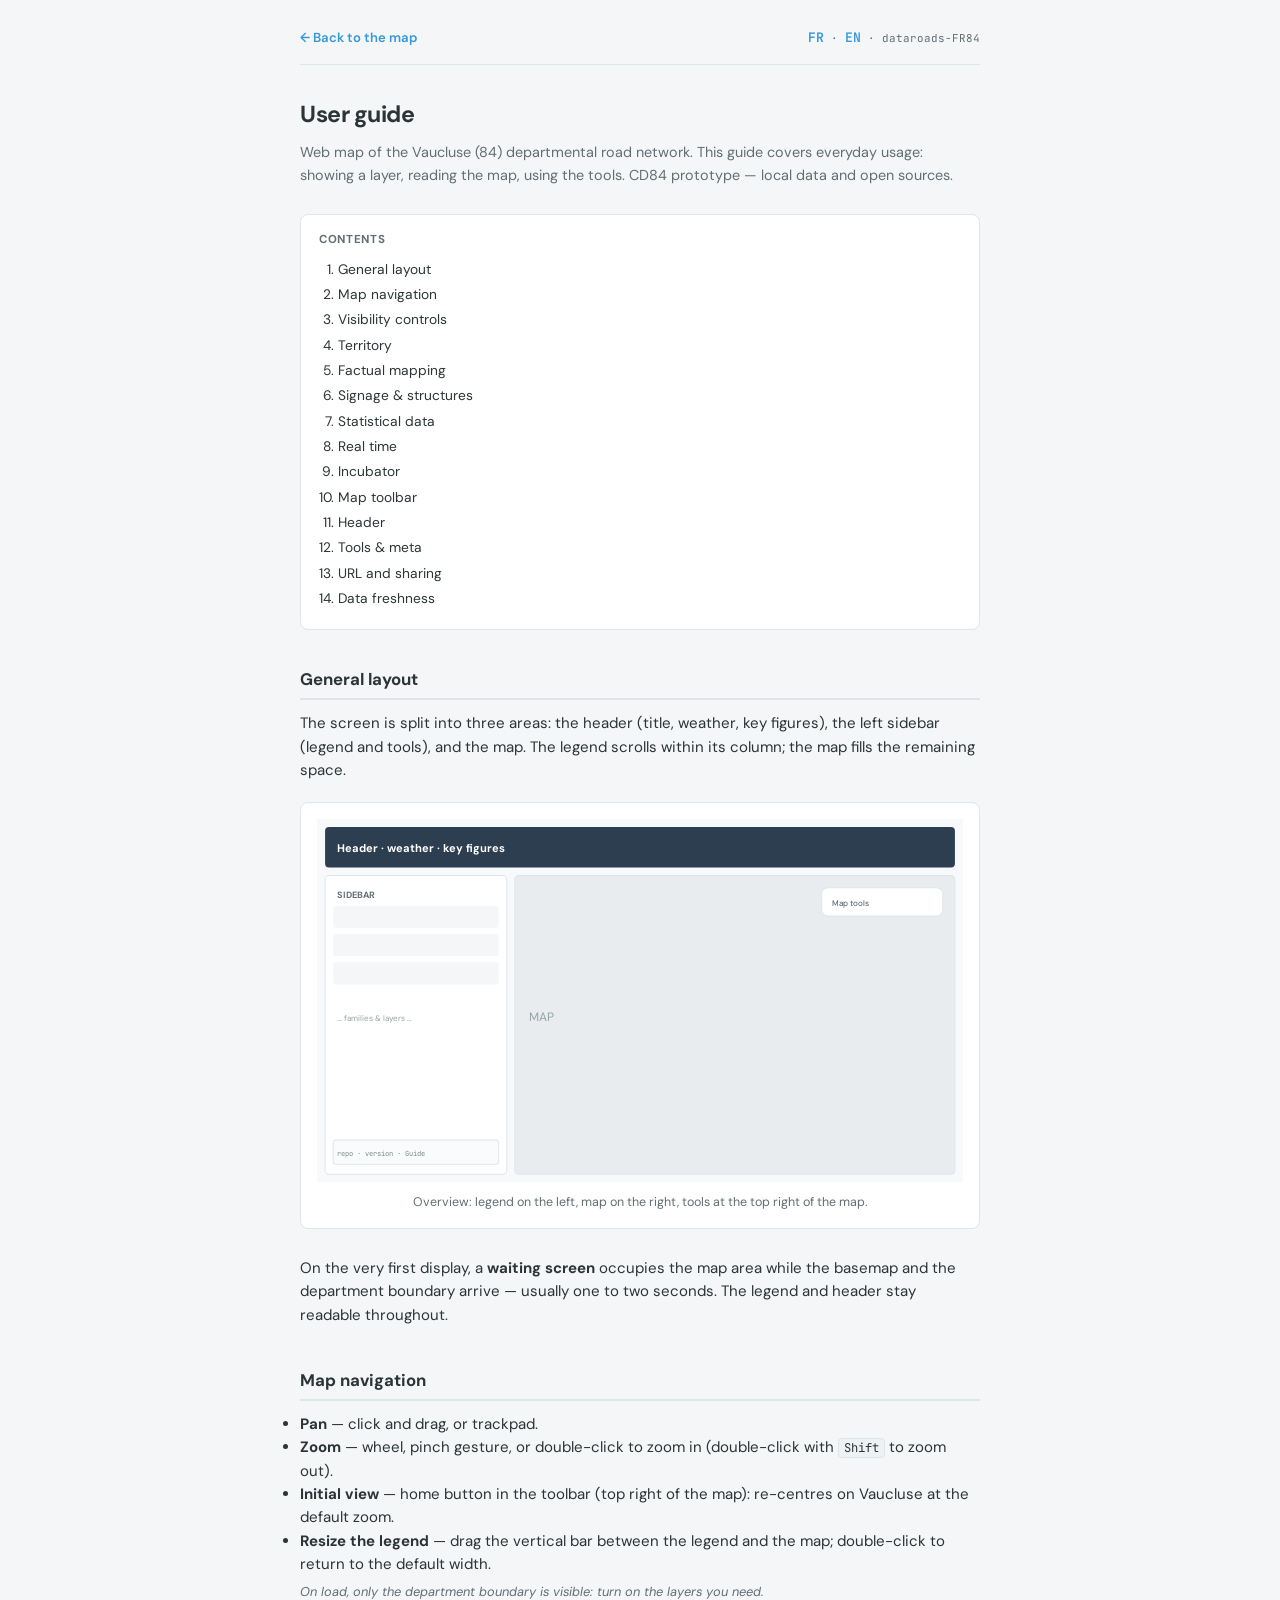
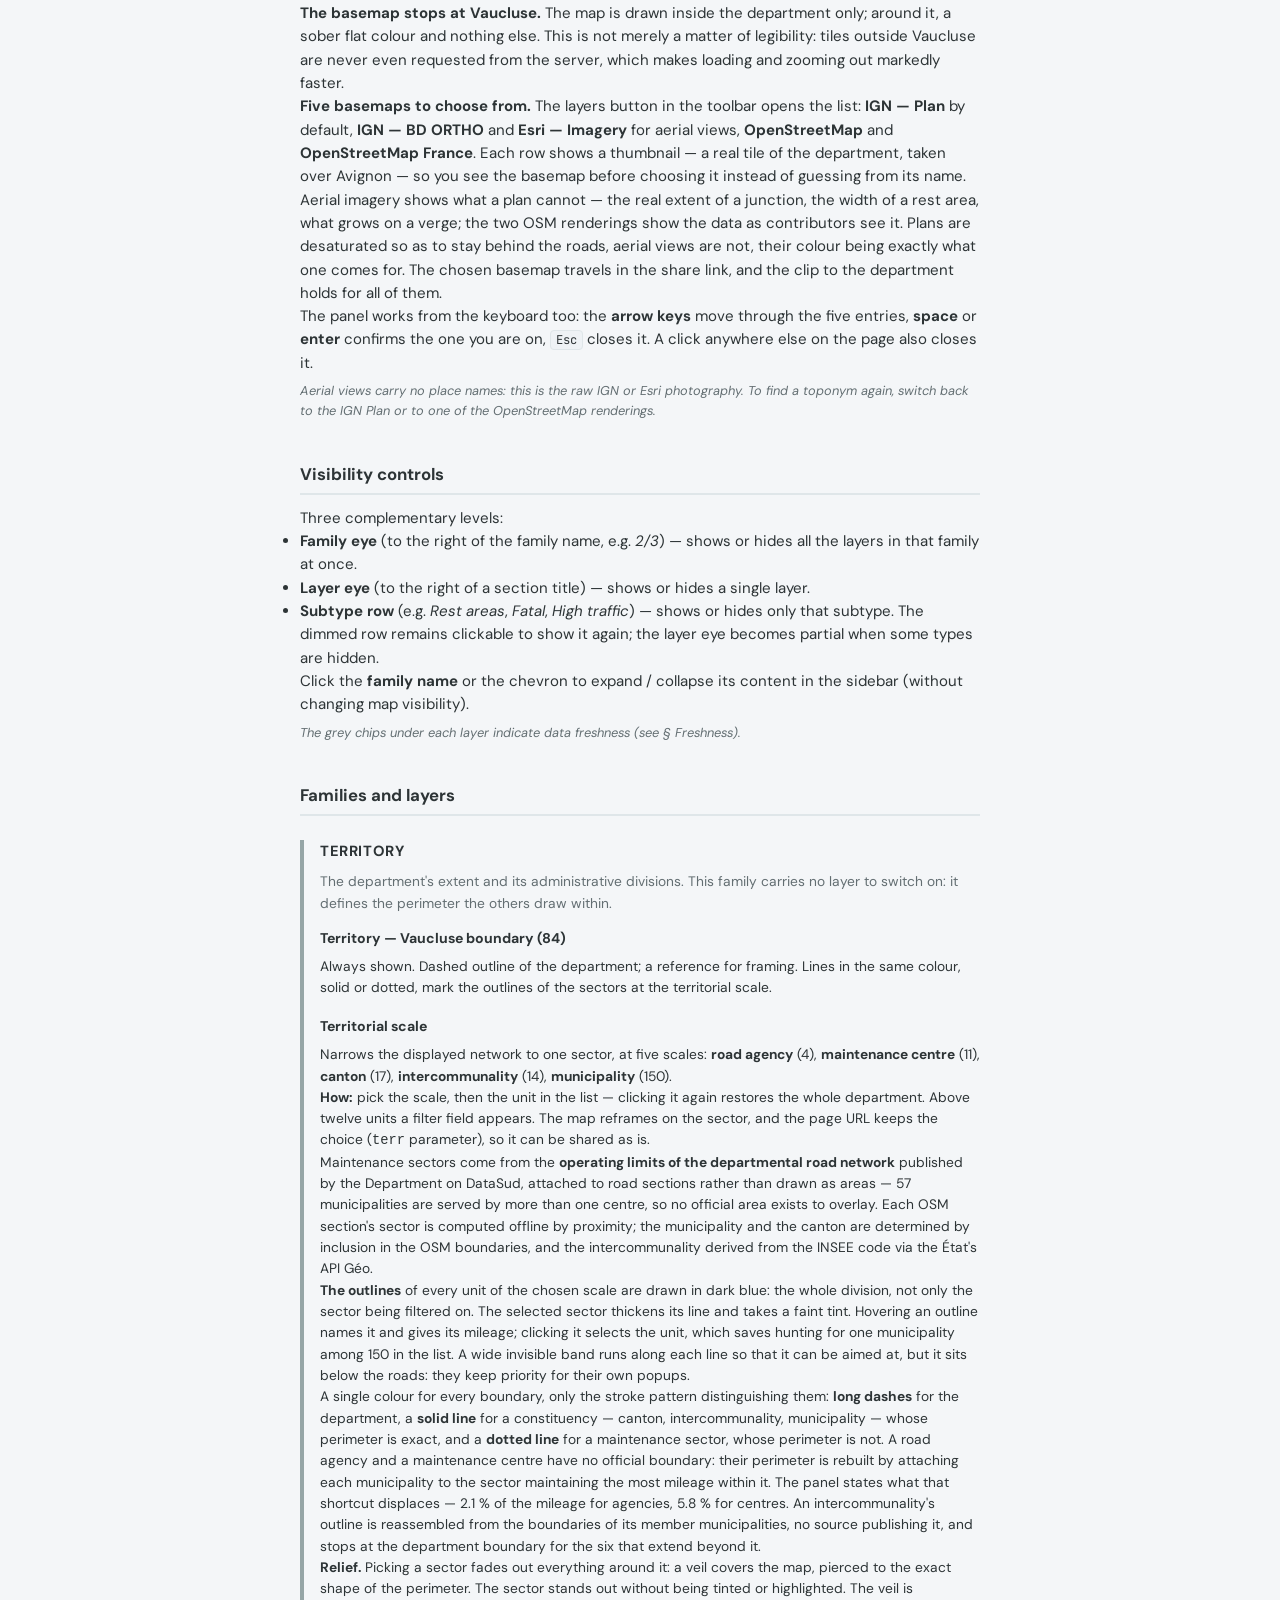
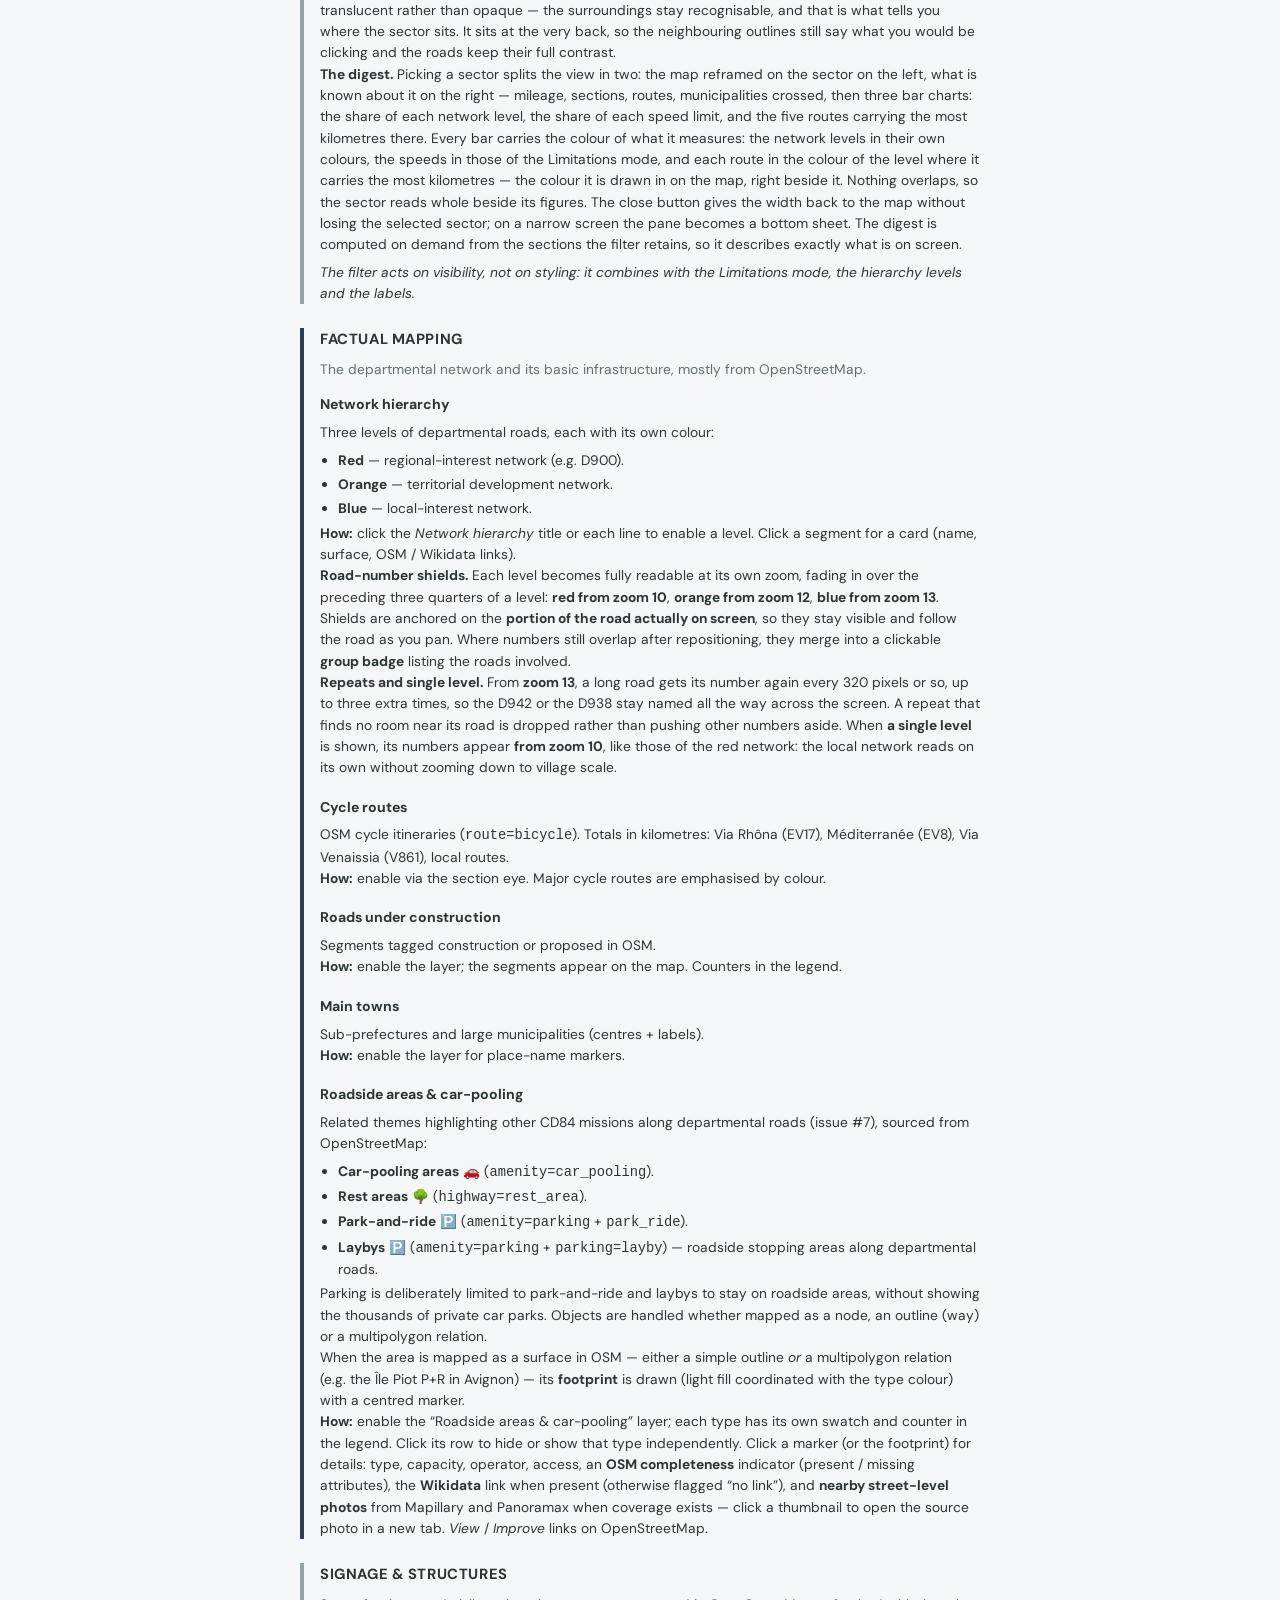
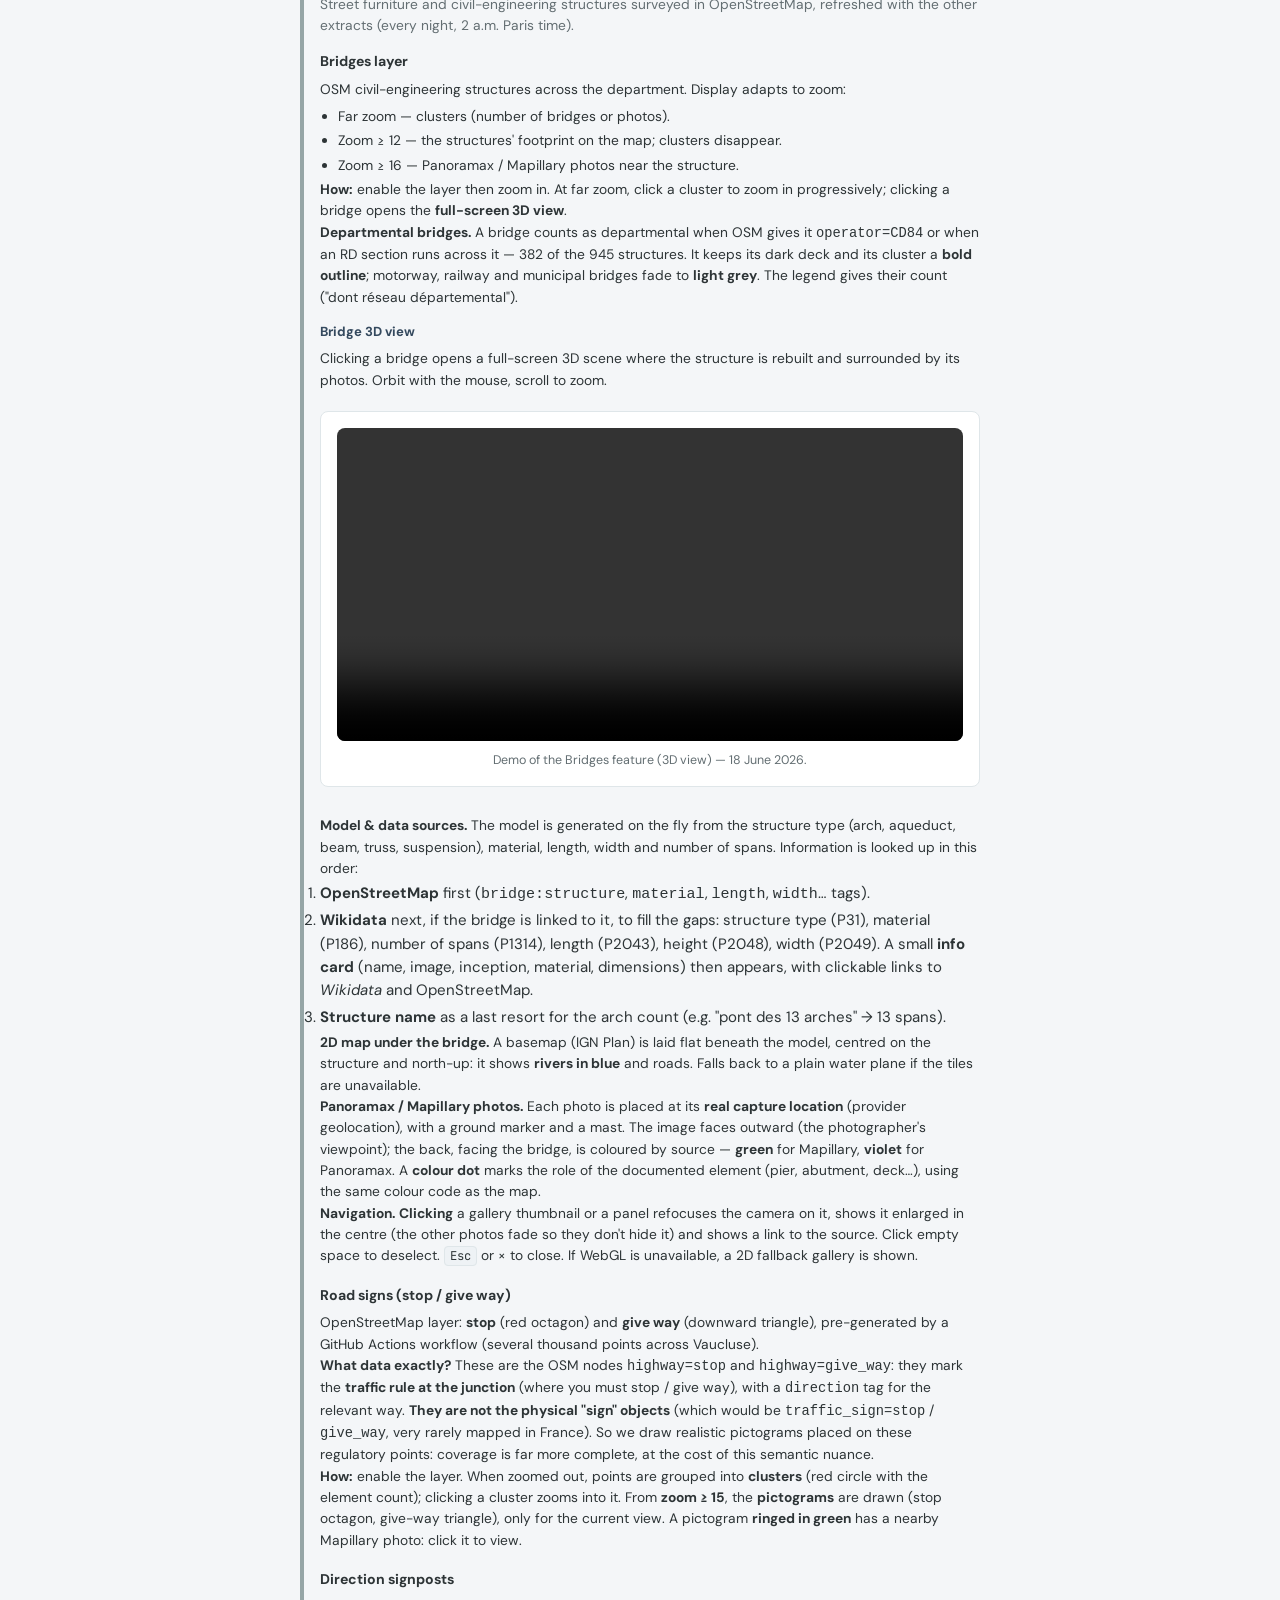
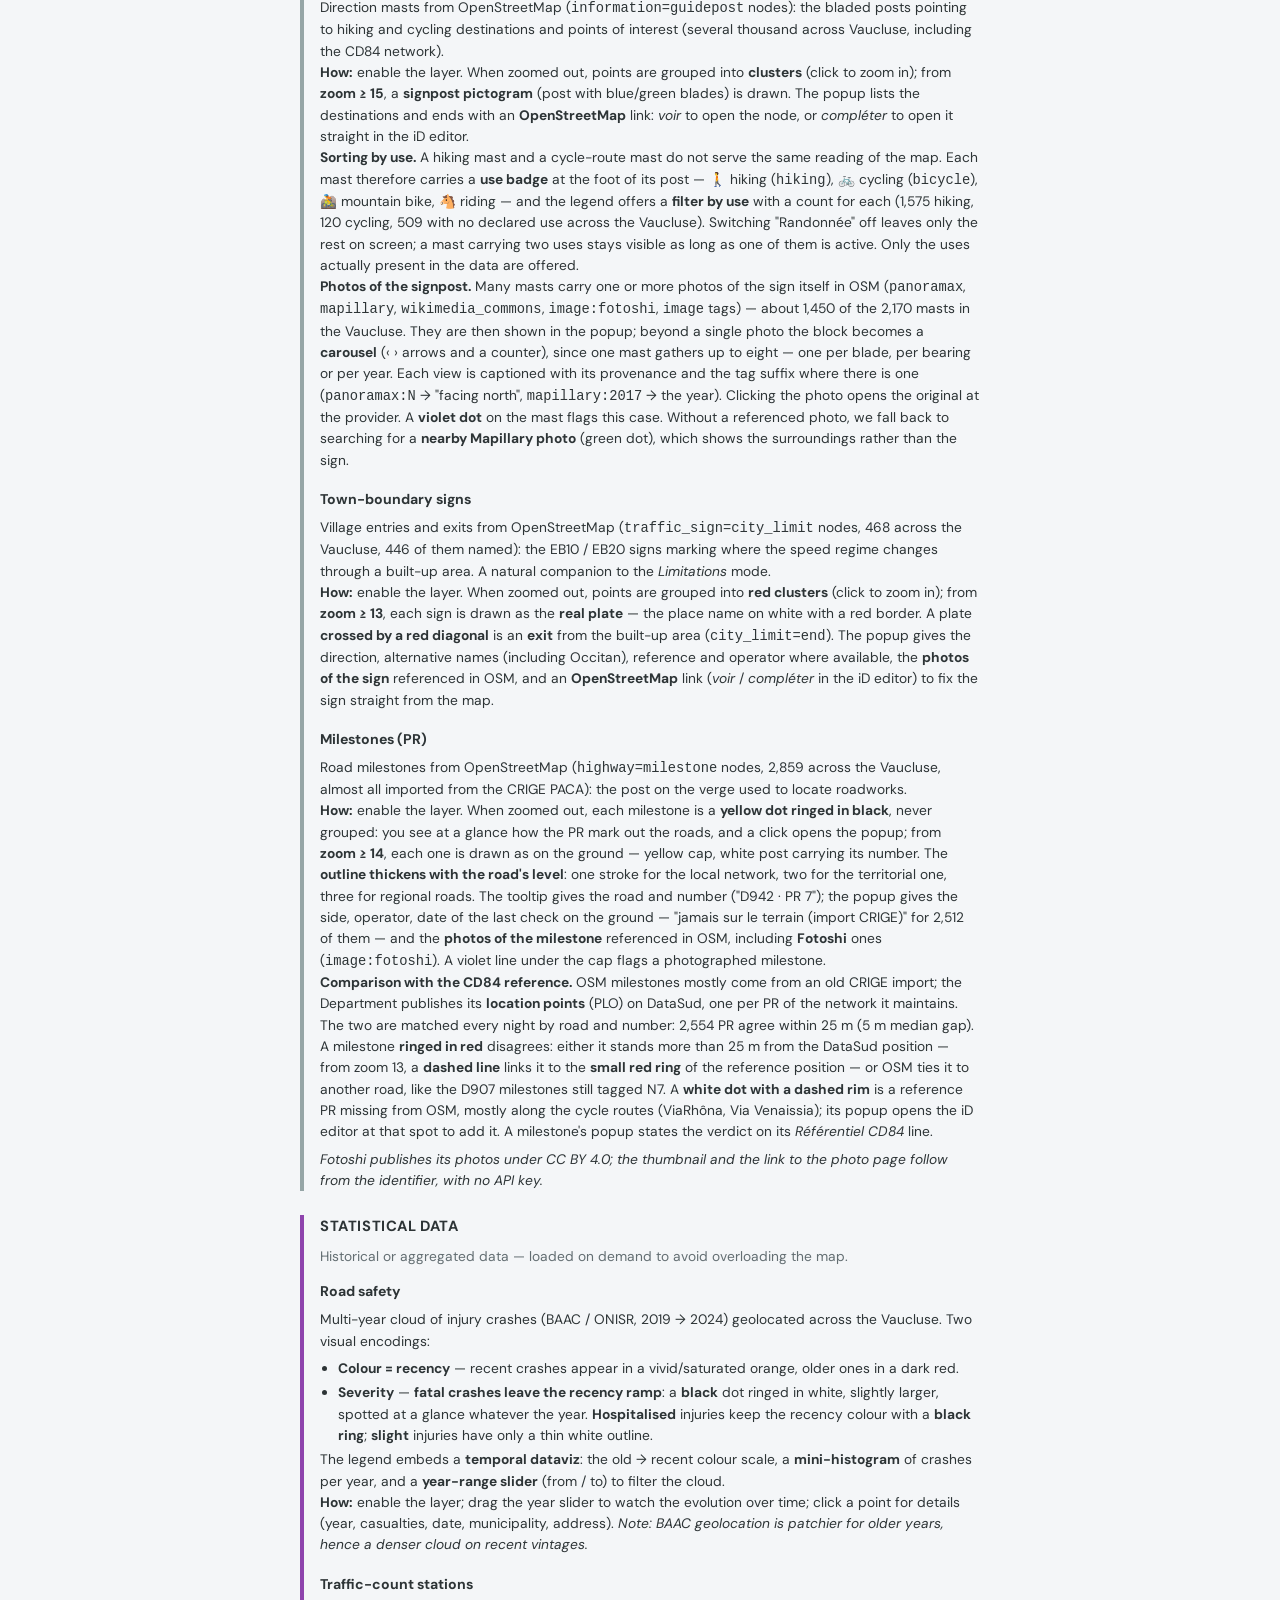
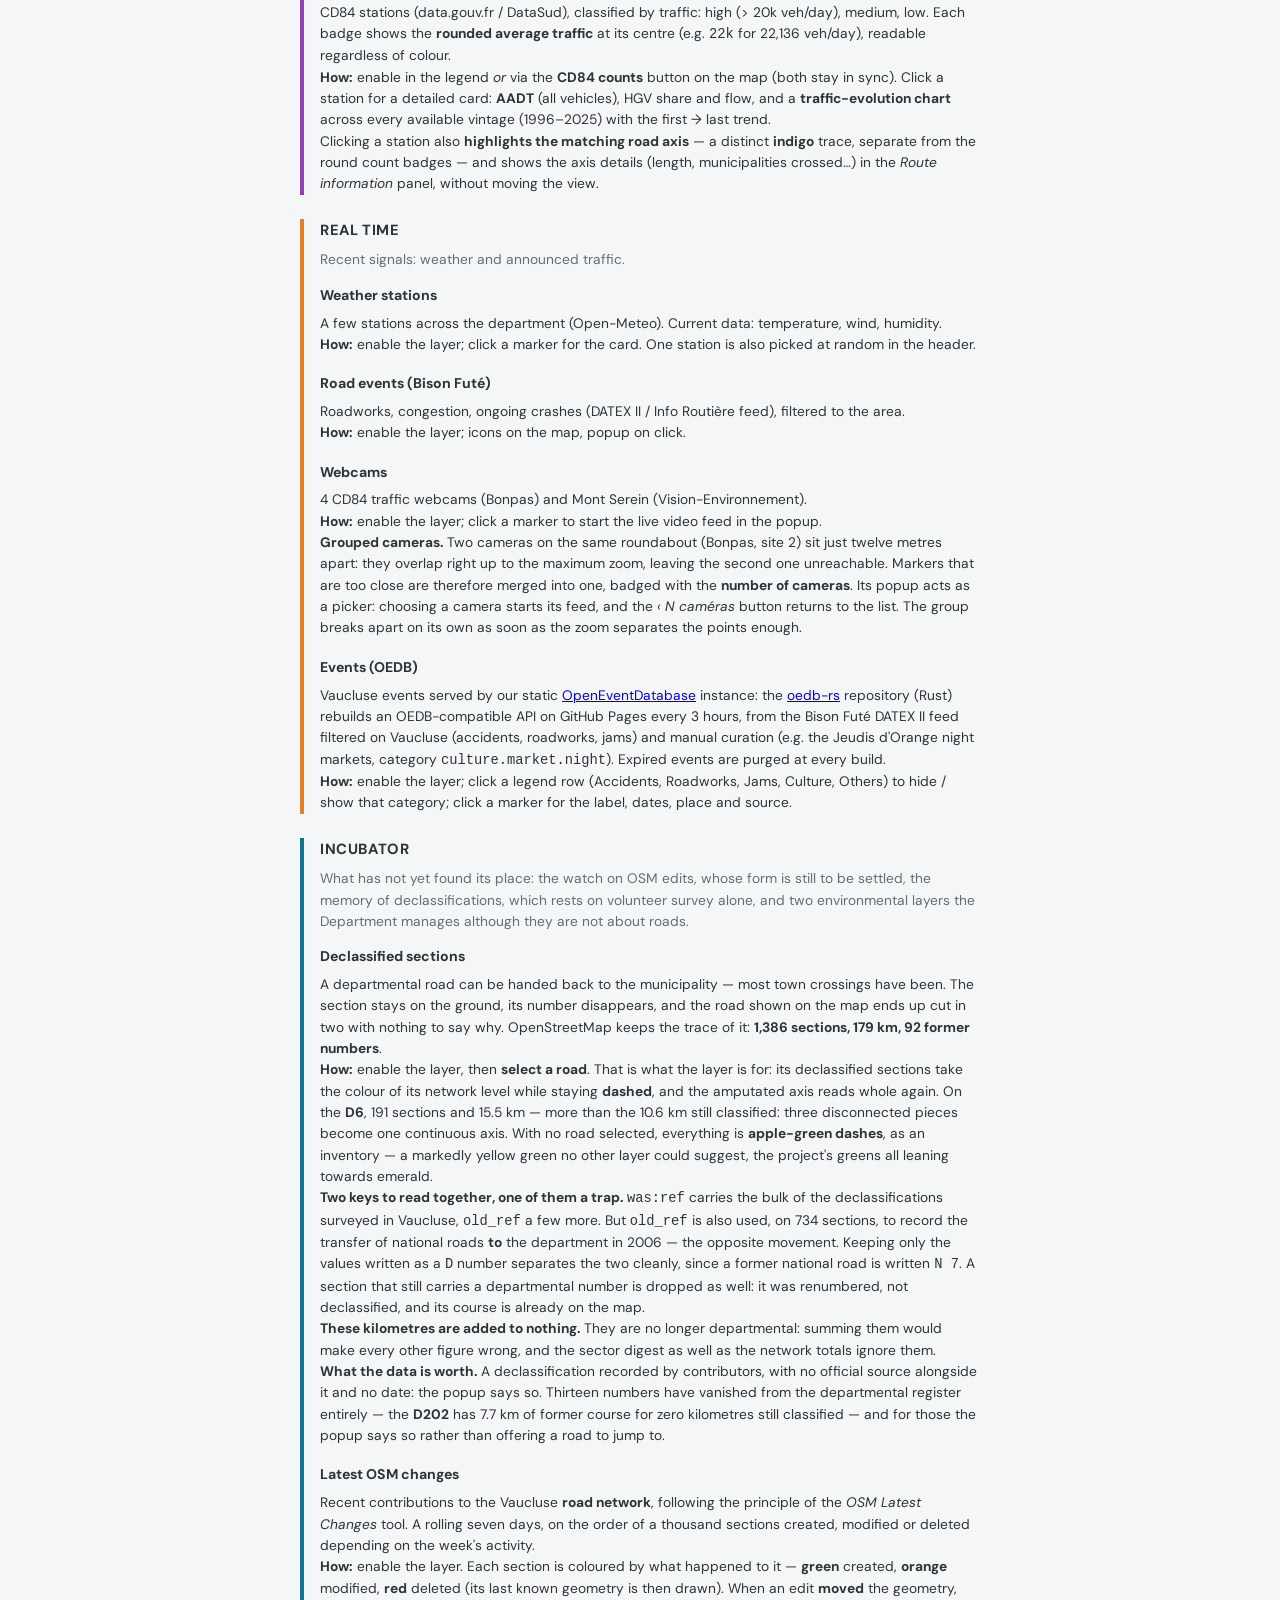
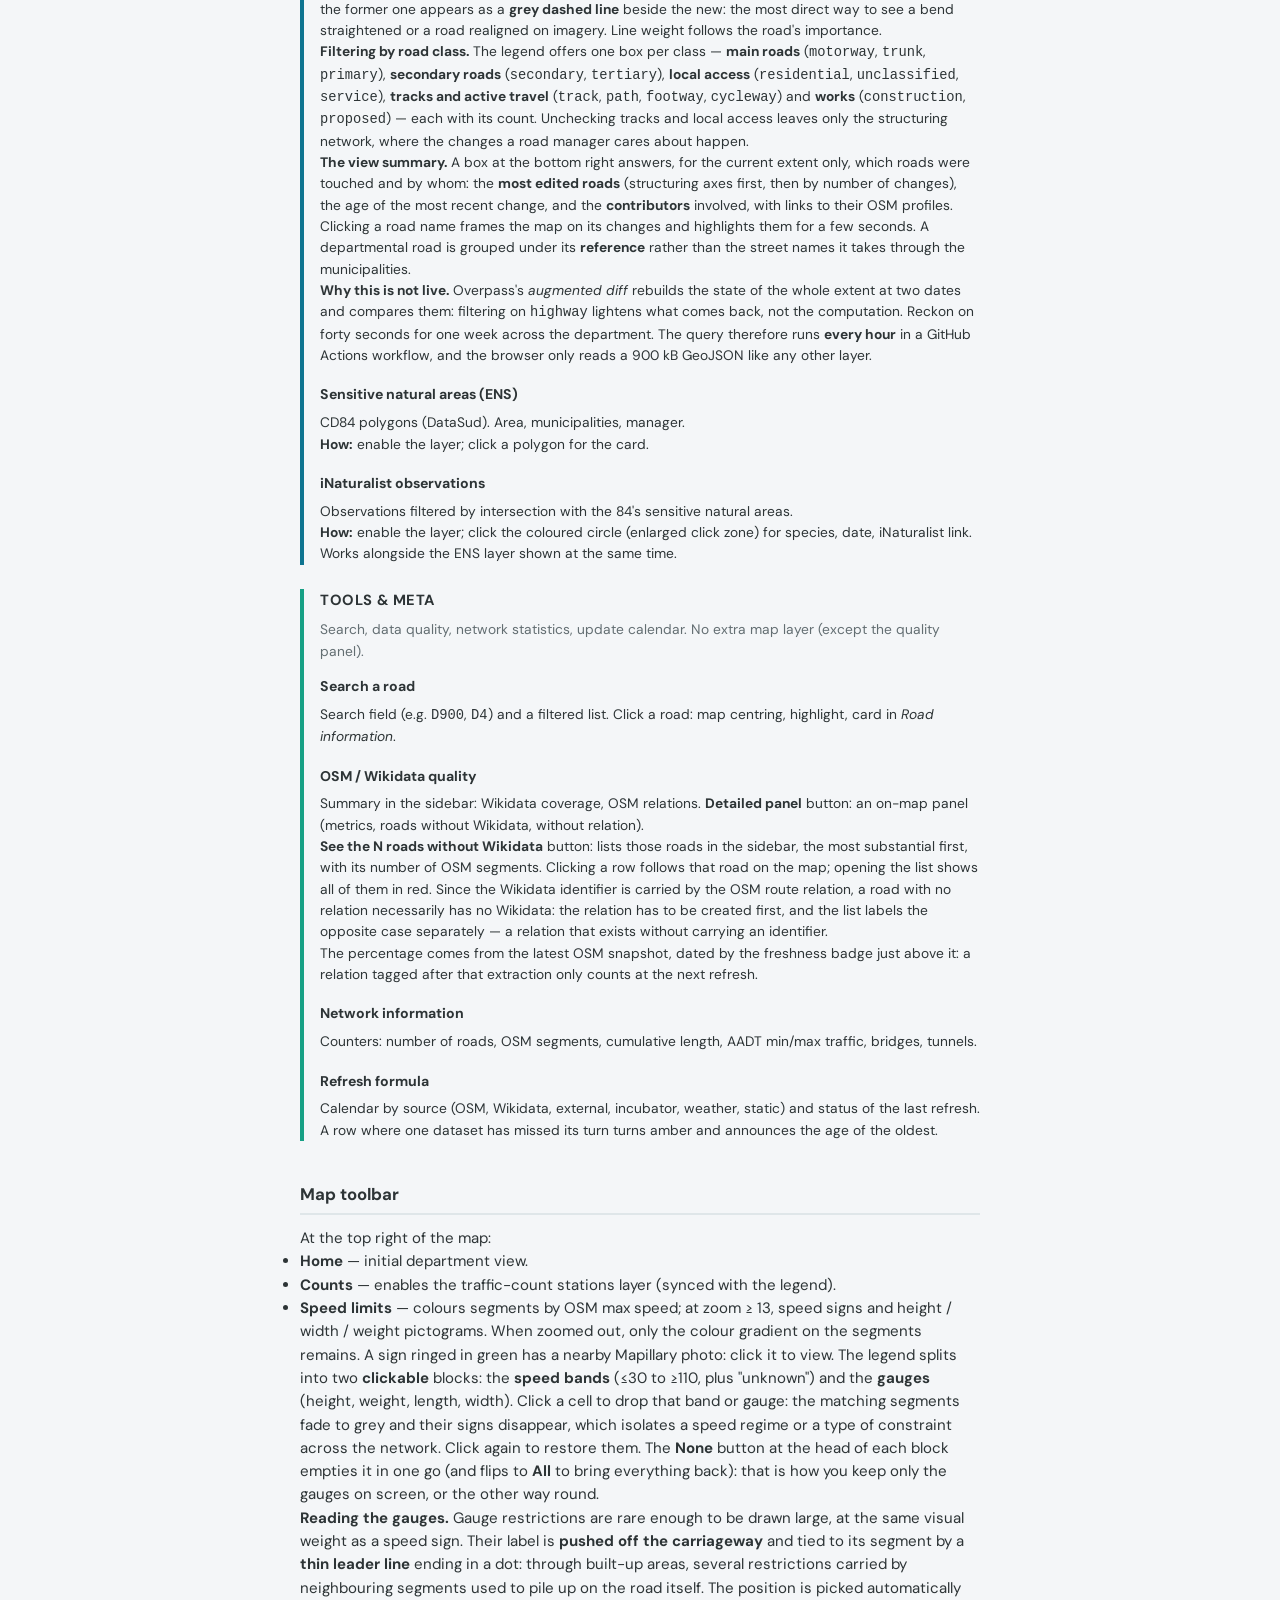
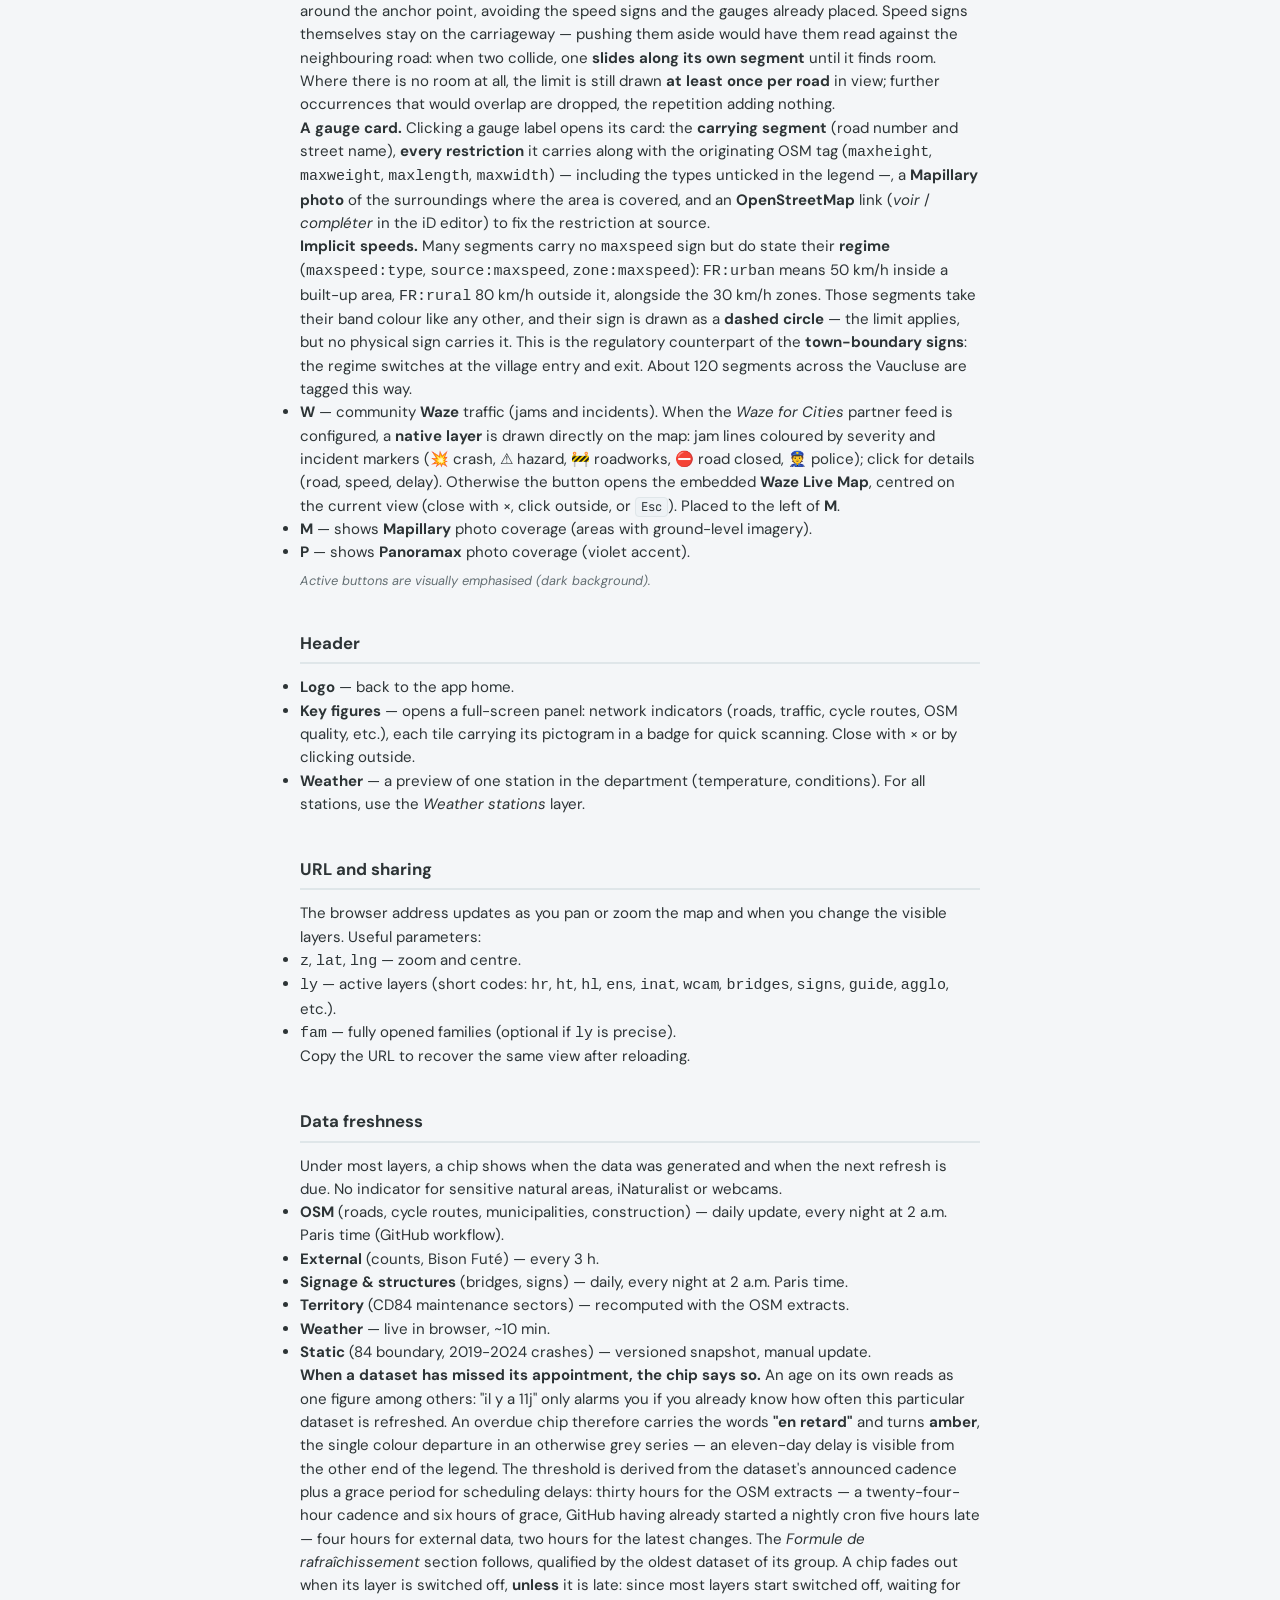
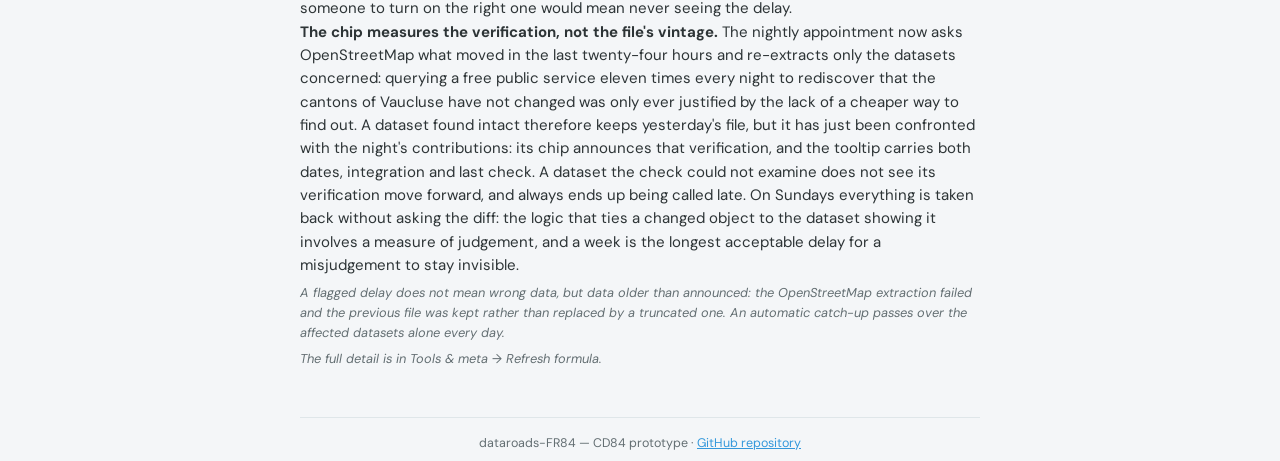
<file: guide.en.html>
<!DOCTYPE html>
<html lang="en">
<head>
    <meta charset="UTF-8">
    <meta name="viewport" content="width=device-width, initial-scale=1.0">
    <title>User guide — dataroads-FR84</title>
    <meta name="description" content="User guide for the interactive map of the Vaucluse departmental road network (CD84).">
    <link href="https://fonts.googleapis.com/css2?family=DM+Sans:wght@400;500;700&family=JetBrains+Mono:wght@400;600&display=swap" rel="stylesheet">
    <link rel="stylesheet" href="css/guide.css?v=2">
</head>
<body>
    <div class="guide-wrap">
        <header class="guide-top">
            <a href="./">← Back to the map</a>
            <span class="guide-top-meta"><a href="guide.html">FR</a> · <a href="guide.en.html" aria-current="page">EN</a> · dataroads-FR84</span>
        </header>

        <h1>User guide</h1>
        <p class="guide-lead">Web map of the Vaucluse (84) departmental road network. This guide covers everyday usage: showing a layer, reading the map, using the tools. CD84 prototype — local data and open sources.</p>

        <nav class="guide-toc" aria-label="Contents">
            <h2>Contents</h2>
            <ol>
                <li><a href="#interface">General layout</a></li>
                <li><a href="#navigation">Map navigation</a></li>
                <li><a href="#controles">Visibility controls</a></li>
                <li><a href="#territory">Territory</a></li>
                <li><a href="#factual">Factual mapping</a></li>
                <li><a href="#signage">Signage &amp; structures</a></li>
                <li><a href="#stats">Statistical data</a></li>
                <li><a href="#realtime">Real time</a></li>
                <li><a href="#incubator">Incubator</a></li>
                <li><a href="#toolbar">Map toolbar</a></li>
                <li><a href="#header">Header</a></li>
                <li><a href="#tools">Tools &amp; meta</a></li>
                <li><a href="#url">URL and sharing</a></li>
                <li><a href="#fraicheur">Data freshness</a></li>
            </ol>
        </nav>

        <section class="guide-section" id="interface">
            <h2>General layout</h2>
<p>The screen is split into three areas: the header (title, weather, key figures), the left sidebar (legend and tools), and the map. The legend scrolls within its column; the map fills the remaining space.</p>
<figure class="guide-figure">
<svg viewBox="0 0 640 360" xmlns="http://www.w3.org/2000/svg" role="img" aria-label="Interface diagram">
    <rect width="640" height="360" fill="#f8f9fa"/>
    <rect x="8" y="8" width="624" height="40" rx="4" fill="#2c3e50"/>
    <text x="20" y="33" fill="#fff" font-family="DM Sans,sans-serif" font-size="11" font-weight="700">Header &#183; weather &#183; key figures</text>
    <rect x="8" y="56" width="180" height="296" rx="4" fill="#fff" stroke="#dfe6e9"/>
    <text x="20" y="78" fill="#636e72" font-family="DM Sans,sans-serif" font-size="9" font-weight="700">SIDEBAR</text>
    <rect x="16" y="86" width="164" height="22" rx="3" fill="#f4f6f8"/>
    <rect x="16" y="114" width="164" height="22" rx="3" fill="#f4f6f8"/>
    <rect x="16" y="142" width="164" height="22" rx="3" fill="#f4f6f8"/>
    <text x="20" y="200" fill="#95a5a6" font-family="DM Sans,sans-serif" font-size="8">&#8230; families &amp; layers &#8230;</text>
    <rect x="16" y="318" width="164" height="24" rx="3" fill="#fafbfc" stroke="#dfe6e9"/>
    <text x="20" y="334" fill="#7f8c8d" font-family="JetBrains Mono,monospace" font-size="7">repo &#183; version &#183; Guide</text>
    <rect x="196" y="56" width="436" height="296" rx="4" fill="#e8ecef" stroke="#dfe6e9"/>
    <text x="210" y="200" fill="#95a5a6" font-family="DM Sans,sans-serif" font-size="12">MAP</text>
    <rect x="500" y="68" width="120" height="28" rx="6" fill="#fff" stroke="#dfe6e9"/>
    <text x="510" y="86" fill="#4a5568" font-family="DM Sans,sans-serif" font-size="8">Map tools</text>
</svg>
<figcaption>Overview: legend on the left, map on the right, tools at the top right of the map.</figcaption>
</figure>

<p>On the very first display, a <strong>waiting screen</strong> occupies the map area while the basemap and the department boundary arrive — usually one to two seconds. The legend and header stay readable throughout.</p>
        </section>
        <section class="guide-section" id="navigation">
            <h2>Map navigation</h2>
<ul>
<li><strong>Pan</strong> — click and drag, or trackpad.</li>
<li><strong>Zoom</strong> — wheel, pinch gesture, or double-click to zoom in (double-click with <span class="guide-kbd">Shift</span> to zoom out).</li>
<li><strong>Initial view</strong> — home button in the toolbar (top right of the map): re-centres on Vaucluse at the default zoom.</li>
<li><strong>Resize the legend</strong> — drag the vertical bar between the legend and the map; double-click to return to the default width.</li>
</ul>
<p class="guide-hint">On load, only the department boundary is visible: turn on the layers you need.</p>

<p><strong>The basemap stops at Vaucluse.</strong> The map is drawn inside the department only; around it, a sober flat colour and nothing else. This is not merely a matter of legibility: tiles outside Vaucluse are never even requested from the server, which makes loading and zooming out markedly faster.</p>
<p><strong>Five basemaps to choose from.</strong> The layers button in the toolbar opens the list: <strong>IGN — Plan</strong> by default, <strong>IGN — BD ORTHO</strong> and <strong>Esri — Imagery</strong> for aerial views, <strong>OpenStreetMap</strong> and <strong>OpenStreetMap France</strong>. Each row shows a thumbnail — a real tile of the department, taken over Avignon — so you see the basemap before choosing it instead of guessing from its name. Aerial imagery shows what a plan cannot — the real extent of a junction, the width of a rest area, what grows on a verge; the two OSM renderings show the data as contributors see it. Plans are desaturated so as to stay behind the roads, aerial views are not, their colour being exactly what one comes for. The chosen basemap travels in the share link, and the clip to the department holds for all of them.</p>
<p>The panel works from the keyboard too: the <strong>arrow keys</strong> move through the five entries, <strong>space</strong> or <strong>enter</strong> confirms the one you are on, <span class="guide-kbd">Esc</span> closes it. A click anywhere else on the page also closes it.</p>
<p class="guide-hint">Aerial views carry no place names: this is the raw IGN or Esri photography. To find a toponym again, switch back to the IGN Plan or to one of the OpenStreetMap renderings.</p>
        </section>
        <section class="guide-section" id="controles">
            <h2>Visibility controls</h2>
<p>Three complementary levels:</p>
<ul>
<li><strong>Family eye</strong> (to the right of the family name, e.g. <em>2/3</em>) — shows or hides all the layers in that family at once.</li>
<li><strong>Layer eye</strong> (to the right of a section title) — shows or hides a single layer.</li>
<li><strong>Subtype row</strong> (e.g. <em>Rest areas</em>, <em>Fatal</em>, <em>High traffic</em>) — shows or hides only that subtype. The dimmed row remains clickable to show it again; the layer eye becomes partial when some types are hidden.</li>
</ul>
<p>Click the <strong>family name</strong> or the chevron to expand / collapse its content in the sidebar (without changing map visibility).</p>
<p class="guide-hint">The grey chips under each layer indicate data freshness (see § Freshness).</p>
        </section>
        <section class="guide-section" id="familles">
            <h2>Families and layers</h2>
<article class="guide-family" data-family="territory" id="territory">
<h3>Territory</h3>
<p>The department's extent and its administrative divisions. This family carries no layer to switch on: it defines the perimeter the others draw within.</p>
<div class="guide-layer" id="layer-territoire">
<h4>Territory — Vaucluse boundary (84)</h4>
<p>Always shown. Dashed outline of the department; a reference for framing. Lines in the same colour, solid or dotted, mark the outlines of the sectors at the territorial scale.</p>
</div><div class="guide-layer" id="layer-echelle">
<h4>Territorial scale</h4>
<p>Narrows the displayed network to one sector, at five scales: <strong>road agency</strong> (4), <strong>maintenance centre</strong> (11), <strong>canton</strong> (17), <strong>intercommunality</strong> (14), <strong>municipality</strong> (150).</p>
<p><strong>How:</strong> pick the scale, then the unit in the list — clicking it again restores the whole department. Above twelve units a filter field appears. The map reframes on the sector, and the page URL keeps the choice (<code>terr</code> parameter), so it can be shared as is.</p>
<p>Maintenance sectors come from the <strong>operating limits of the departmental road network</strong> published by the Department on DataSud, attached to road sections rather than drawn as areas — 57 municipalities are served by more than one centre, so no official area exists to overlay. Each OSM section's sector is computed offline by proximity; the municipality and the canton are determined by inclusion in the OSM boundaries, and the intercommunality derived from the INSEE code via the État's API Géo.</p>
<p><strong>The outlines</strong> of every unit of the chosen scale are drawn in dark blue: the whole division, not only the sector being filtered on. The selected sector thickens its line and takes a faint tint. Hovering an outline names it and gives its mileage; clicking it selects the unit, which saves hunting for one municipality among 150 in the list. A wide invisible band runs along each line so that it can be aimed at, but it sits below the roads: they keep priority for their own popups.</p>
<p>A single colour for every boundary, only the stroke pattern distinguishing them: <strong>long dashes</strong> for the department, a <strong>solid line</strong> for a constituency — canton, intercommunality, municipality — whose perimeter is exact, and a <strong>dotted line</strong> for a maintenance sector, whose perimeter is not. A road agency and a maintenance centre have no official boundary: their perimeter is rebuilt by attaching each municipality to the sector maintaining the most mileage within it. The panel states what that shortcut displaces — 2.1 % of the mileage for agencies, 5.8 % for centres. An intercommunality's outline is reassembled from the boundaries of its member municipalities, no source publishing it, and stops at the department boundary for the six that extend beyond it.</p>
<p><strong>Relief.</strong> Picking a sector fades out everything around it: a veil covers the map, pierced to the exact shape of the perimeter. The sector stands out without being tinted or highlighted. The veil is translucent rather than opaque — the surroundings stay recognisable, and that is what tells you where the sector sits. It sits at the very back, so the neighbouring outlines still say what you would be clicking and the roads keep their full contrast.</p>
<p><strong>The digest.</strong> Picking a sector splits the view in two: the map reframed on the sector on the left, what is known about it on the right — mileage, sections, routes, municipalities crossed, then three bar charts: the share of each network level, the share of each speed limit, and the five routes carrying the most kilometres there. Every bar carries the colour of what it measures: the network levels in their own colours, the speeds in those of the Limitations mode, and each route in the colour of the level where it carries the most kilometres — the colour it is drawn in on the map, right beside it. Nothing overlaps, so the sector reads whole beside its figures. The close button gives the width back to the map without losing the selected sector; on a narrow screen the pane becomes a bottom sheet. The digest is computed on demand from the sections the filter retains, so it describes exactly what is on screen.</p>
<p class="guide-hint">The filter acts on visibility, not on styling: it combines with the Limitations mode, the hierarchy levels and the labels.</p>
</div>
</article>
<article class="guide-family" data-family="factual" id="factual">
<h3>Factual mapping</h3>
<p>The departmental network and its basic infrastructure, mostly from OpenStreetMap.</p>
<div class="guide-layer" id="layer-hierarchie">
<h4>Network hierarchy</h4>
<p>Three levels of departmental roads, each with its own colour:</p>
<ul>
<li><strong>Red</strong> — regional-interest network (e.g. D900).</li>
<li><strong>Orange</strong> — territorial development network.</li>
<li><strong>Blue</strong> — local-interest network.</li>
</ul>
<p><strong>How:</strong> click the <em>Network hierarchy</em> title or each line to enable a level. Click a segment for a card (name, surface, OSM / Wikidata links).</p>
<p><strong>Road-number shields.</strong> Each level becomes fully readable at its own zoom, fading in over the preceding three quarters of a level: <strong>red from zoom 10</strong>, <strong>orange from zoom 12</strong>, <strong>blue from zoom 13</strong>. Shields are anchored on the <strong>portion of the road actually on screen</strong>, so they stay visible and follow the road as you pan. Where numbers still overlap after repositioning, they merge into a clickable <strong>group badge</strong> listing the roads involved.</p>
<p><strong>Repeats and single level.</strong> From <strong>zoom 13</strong>, a long road gets its number again every 320 pixels or so, up to three extra times, so the D942 or the D938 stay named all the way across the screen. A repeat that finds no room near its road is dropped rather than pushing other numbers aside. When <strong>a single level</strong> is shown, its numbers appear <strong>from zoom 10</strong>, like those of the red network: the local network reads on its own without zooming down to village scale.</p>
</div><div class="guide-layer" id="layer-veloroutes">
<h4>Cycle routes</h4>
<p>OSM cycle itineraries (<code>route=bicycle</code>). Totals in kilometres: Via Rhôna (EV17), Méditerranée (EV8), Via Venaissia (V861), local routes.</p>
<p><strong>How:</strong> enable via the section eye. Major cycle routes are emphasised by colour.</p>
</div><div class="guide-layer" id="layer-construction">
<h4>Roads under construction</h4>
<p>Segments tagged construction or proposed in OSM.</p>
<p><strong>How:</strong> enable the layer; the segments appear on the map. Counters in the legend.</p>
</div><div class="guide-layer" id="layer-villes">
<h4>Main towns</h4>
<p>Sub-prefectures and large municipalities (centres + labels).</p>
<p><strong>How:</strong> enable the layer for place-name markers.</p>
</div><div class="guide-layer" id="layer-aires">
<h4>Roadside areas &amp; car-pooling</h4>
<p>Related themes highlighting other CD84 missions along departmental roads (issue #7), sourced from OpenStreetMap:</p>
<ul>
<li><strong>Car-pooling areas</strong> 🚗 (<code>amenity=car_pooling</code>).</li>
<li><strong>Rest areas</strong> 🌳 (<code>highway=rest_area</code>).</li>
<li><strong>Park-and-ride</strong> 🅿️ (<code>amenity=parking</code> + <code>park_ride</code>).</li>
<li><strong>Laybys</strong> 🅿️ (<code>amenity=parking</code> + <code>parking=layby</code>) — roadside stopping areas along departmental roads.</li>
</ul>
<p>Parking is deliberately limited to park-and-ride and laybys to stay on roadside areas, without showing the thousands of private car parks. Objects are handled whether mapped as a node, an outline (way) or a multipolygon relation.</p>
<p>When the area is mapped as a surface in OSM — either a simple outline <em>or</em> a multipolygon relation (e.g. the Île Piot P+R in Avignon) — its <strong>footprint</strong> is drawn (light fill coordinated with the type colour) with a centred marker.</p>
<p><strong>How:</strong> enable the “Roadside areas &amp; car-pooling” layer; each type has its own swatch and counter in the legend. Click its row to hide or show that type independently. Click a marker (or the footprint) for details: type, capacity, operator, access, an <strong>OSM completeness</strong> indicator (present / missing attributes), the <strong>Wikidata</strong> link when present (otherwise flagged “no link”), and <strong>nearby street-level photos</strong> from Mapillary and Panoramax when coverage exists — click a thumbnail to open the source photo in a new tab. <em>View</em> / <em>Improve</em> links on OpenStreetMap.</p>
</div>
</article>
<article class="guide-family" data-family="signage" id="signage">
<h3>Signage &amp; structures</h3>
<p>Street furniture and civil-engineering structures surveyed in OpenStreetMap, refreshed with the other extracts (every night, 2 a.m. Paris time).</p>
<div class="guide-layer" id="layer-ponts">
<h4>Bridges layer</h4>
<p>OSM civil-engineering structures across the department. Display adapts to zoom:</p>
<ul>
<li>Far zoom — clusters (number of bridges or photos).</li>
<li>Zoom ≥ 12 — the structures' footprint on the map; clusters disappear.</li>
<li>Zoom ≥ 16 — Panoramax / Mapillary photos near the structure.</li>
</ul>
<p><strong>How:</strong> enable the layer then zoom in. At far zoom, click a cluster to zoom in progressively; clicking a bridge opens the <strong>full-screen 3D view</strong>.</p>
<p><strong>Departmental bridges.</strong> A bridge counts as departmental when OSM gives it <code>operator=CD84</code> or when an RD section runs across it — 382 of the 945 structures. It keeps its dark deck and its cluster a <strong>bold outline</strong>; motorway, railway and municipal bridges fade to <strong>light grey</strong>. The legend gives their count ("dont réseau départemental").</p>
<h5>Bridge 3D view</h5>
<p>Clicking a bridge opens a full-screen 3D scene where the structure is rebuilt and surrounded by its photos. Orbit with the mouse, scroll to zoom.</p>
<figure class="guide-figure">
<video src="assets/dataroads-bridges.mp4" controls preload="metadata" loop muted playsinline style="width:100%;border-radius:8px;display:block;"></video>
<figcaption>Demo of the Bridges feature (3D view) — 18 June 2026.</figcaption>
</figure>
<p><strong>Model &amp; data sources.</strong> The model is generated on the fly from the structure type (arch, aqueduct, beam, truss, suspension), material, length, width and number of spans. Information is looked up in this order:</p>
<ol>
<li><strong>OpenStreetMap</strong> first (<code>bridge:structure</code>, <code>material</code>, <code>length</code>, <code>width</code>… tags).</li>
<li><strong>Wikidata</strong> next, if the bridge is linked to it, to fill the gaps: structure type (P31), material (P186), number of spans (P1314), length (P2043), height (P2048), width (P2049). A small <strong>info card</strong> (name, image, inception, material, dimensions) then appears, with clickable links to <em>Wikidata</em> and OpenStreetMap.</li>
<li><strong>Structure name</strong> as a last resort for the arch count (e.g. "pont des 13 arches" → 13 spans).</li>
</ol>
<p><strong>2D map under the bridge.</strong> A basemap (IGN Plan) is laid flat beneath the model, centred on the structure and north-up: it shows <strong>rivers in blue</strong> and roads. Falls back to a plain water plane if the tiles are unavailable.</p>
<p><strong>Panoramax / Mapillary photos.</strong> Each photo is placed at its <strong>real capture location</strong> (provider geolocation), with a ground marker and a mast. The image faces outward (the photographer's viewpoint); the back, facing the bridge, is coloured by source — <strong>green</strong> for Mapillary, <strong>violet</strong> for Panoramax. A <strong>colour dot</strong> marks the role of the documented element (pier, abutment, deck…), using the same colour code as the map.</p>
<p><strong>Navigation.</strong> <strong>Clicking</strong> a gallery thumbnail or a panel refocuses the camera on it, shows it enlarged in the centre (the other photos fade so they don't hide it) and shows a link to the source. Click empty space to deselect. <span class="guide-kbd">Esc</span> or × to close. If WebGL is unavailable, a 2D fallback gallery is shown.</p>
</div><div class="guide-layer" id="layer-signs">
<h4>Road signs (stop / give way)</h4>
<p>OpenStreetMap layer: <strong>stop</strong> (red octagon) and <strong>give way</strong> (downward triangle), pre-generated by a GitHub Actions workflow (several thousand points across Vaucluse).</p>
<p><strong>What data exactly?</strong> These are the OSM nodes <code>highway=stop</code> and <code>highway=give_way</code>: they mark the <strong>traffic rule at the junction</strong> (where you must stop / give way), with a <code>direction</code> tag for the relevant way. <strong>They are not the physical "sign" objects</strong> (which would be <code>traffic_sign=stop</code> / <code>give_way</code>, very rarely mapped in France). So we draw realistic pictograms placed on these regulatory points: coverage is far more complete, at the cost of this semantic nuance.</p>
<p><strong>How:</strong> enable the layer. When zoomed out, points are grouped into <strong>clusters</strong> (red circle with the element count); clicking a cluster zooms into it. From <strong>zoom ≥ 15</strong>, the <strong>pictograms</strong> are drawn (stop octagon, give-way triangle), only for the current view. A pictogram <strong>ringed in green</strong> has a nearby Mapillary photo: click it to view.</p>
</div><div class="guide-layer" id="layer-guideposts">
<h4>Direction signposts</h4>
<p>Direction masts from OpenStreetMap (<code>information=guidepost</code> nodes): the bladed posts pointing to hiking and cycling destinations and points of interest (several thousand across Vaucluse, including the CD84 network).</p>
<p><strong>How:</strong> enable the layer. When zoomed out, points are grouped into <strong>clusters</strong> (click to zoom in); from <strong>zoom ≥ 15</strong>, a <strong>signpost pictogram</strong> (post with blue/green blades) is drawn. The popup lists the destinations and ends with an <strong>OpenStreetMap</strong> link: <em>voir</em> to open the node, or <em>compléter</em> to open it straight in the iD editor.</p>
<p><strong>Sorting by use.</strong> A hiking mast and a cycle-route mast do not serve the same reading of the map. Each mast therefore carries a <strong>use badge</strong> at the foot of its post — 🚶 hiking (<code>hiking</code>), 🚲 cycling (<code>bicycle</code>), 🚵 mountain bike, 🐴 riding — and the legend offers a <strong>filter by use</strong> with a count for each (1,575 hiking, 120 cycling, 509 with no declared use across the Vaucluse). Switching "Randonnée" off leaves only the rest on screen; a mast carrying two uses stays visible as long as one of them is active. Only the uses actually present in the data are offered.</p>
<p><strong>Photos of the signpost.</strong> Many masts carry one or more photos of the sign itself in OSM (<code>panoramax</code>, <code>mapillary</code>, <code>wikimedia_commons</code>, <code>image:fotoshi</code>, <code>image</code> tags) — about 1,450 of the 2,170 masts in the Vaucluse. They are then shown in the popup; beyond a single photo the block becomes a <strong>carousel</strong> (‹ › arrows and a counter), since one mast gathers up to eight — one per blade, per bearing or per year. Each view is captioned with its provenance and the tag suffix where there is one (<code>panoramax:N</code> → "facing north", <code>mapillary:2017</code> → the year). Clicking the photo opens the original at the provider. A <strong>violet dot</strong> on the mast flags this case. Without a referenced photo, we fall back to searching for a <strong>nearby Mapillary photo</strong> (green dot), which shows the surroundings rather than the sign.</p>
</div><div class="guide-layer" id="layer-city-limits">
<h4>Town-boundary signs</h4>
<p>Village entries and exits from OpenStreetMap (<code>traffic_sign=city_limit</code> nodes, 468 across the Vaucluse, 446 of them named): the EB10 / EB20 signs marking where the speed regime changes through a built-up area. A natural companion to the <em>Limitations</em> mode.</p>
<p><strong>How:</strong> enable the layer. When zoomed out, points are grouped into <strong>red clusters</strong> (click to zoom in); from <strong>zoom ≥ 13</strong>, each sign is drawn as the <strong>real plate</strong> — the place name on white with a red border. A plate <strong>crossed by a red diagonal</strong> is an <strong>exit</strong> from the built-up area (<code>city_limit=end</code>). The popup gives the direction, alternative names (including Occitan), reference and operator where available, the <strong>photos of the sign</strong> referenced in OSM, and an <strong>OpenStreetMap</strong> link (<em>voir</em> / <em>compléter</em> in the iD editor) to fix the sign straight from the map.</p>
</div><div class="guide-layer" id="layer-milestones">
<h4>Milestones (PR)</h4>
<p>Road milestones from OpenStreetMap (<code>highway=milestone</code> nodes, 2,859 across the Vaucluse, almost all imported from the CRIGE PACA): the post on the verge used to locate roadworks.</p>
<p><strong>How:</strong> enable the layer. When zoomed out, each milestone is a <strong>yellow dot ringed in black</strong>, never grouped: you see at a glance how the PR mark out the roads, and a click opens the popup; from <strong>zoom ≥ 14</strong>, each one is drawn as on the ground — yellow cap, white post carrying its number. The <strong>outline thickens with the road's level</strong>: one stroke for the local network, two for the territorial one, three for regional roads. The tooltip gives the road and number ("D942 · PR 7"); the popup gives the side, operator, date of the last check on the ground — "jamais sur le terrain (import CRIGE)" for 2,512 of them — and the <strong>photos of the milestone</strong> referenced in OSM, including <strong>Fotoshi</strong> ones (<code>image:fotoshi</code>). A violet line under the cap flags a photographed milestone.</p>
<p><strong>Comparison with the CD84 reference.</strong> OSM milestones mostly come from an old CRIGE import; the Department publishes its <strong>location points</strong> (PLO) on DataSud, one per PR of the network it maintains. The two are matched every night by road and number: 2,554 PR agree within 25 m (5 m median gap). A milestone <strong>ringed in red</strong> disagrees: either it stands more than 25 m from the DataSud position — from zoom 13, a <strong>dashed line</strong> links it to the <strong>small red ring</strong> of the reference position — or OSM ties it to another road, like the D907 milestones still tagged N7. A <strong>white dot with a dashed rim</strong> is a reference PR missing from OSM, mostly along the cycle routes (ViaRhôna, Via Venaissia); its popup opens the iD editor at that spot to add it. A milestone's popup states the verdict on its <em>Référentiel CD84</em> line.</p>
<p class="guide-hint">Fotoshi publishes its photos under CC BY 4.0; the thumbnail and the link to the photo page follow from the identifier, with no API key.</p>
</div>
</article>
<article class="guide-family" data-family="stats" id="stats">
<h3>Statistical data</h3>
<p>Historical or aggregated data — loaded on demand to avoid overloading the map.</p>
<div class="guide-layer" id="layer-accidents">
<h4>Road safety</h4>
<p>Multi-year cloud of injury crashes (BAAC / ONISR, 2019 → 2024) geolocated across the Vaucluse. Two visual encodings:</p>
<ul>
<li><strong>Colour = recency</strong> — recent crashes appear in a vivid/saturated orange, older ones in a dark red.</li>
<li><strong>Severity</strong> — <strong>fatal crashes leave the recency ramp</strong>: a <strong>black</strong> dot ringed in white, slightly larger, spotted at a glance whatever the year. <strong>Hospitalised</strong> injuries keep the recency colour with a <strong>black ring</strong>; <strong>slight</strong> injuries have only a thin white outline.</li>
</ul>
<p>The legend embeds a <strong>temporal dataviz</strong>: the old → recent colour scale, a <strong>mini-histogram</strong> of crashes per year, and a <strong>year-range slider</strong> (from / to) to filter the cloud.</p>
<p><strong>How:</strong> enable the layer; drag the year slider to watch the evolution over time; click a point for details (year, casualties, date, municipality, address). <em>Note: BAAC geolocation is patchier for older years, hence a denser cloud on recent vintages.</em></p>
</div><div class="guide-layer" id="layer-comptages">
<h4>Traffic-count stations</h4>
<p>CD84 stations (data.gouv.fr / DataSud), classified by traffic: high (&gt; 20k veh/day), medium, low. Each badge shows the <strong>rounded average traffic</strong> at its centre (e.g. <code>22k</code> for 22,136 veh/day), readable regardless of colour.</p>
<p><strong>How:</strong> enable in the legend <em>or</em> via the <strong>CD84 counts</strong> button on the map (both stay in sync). Click a station for a detailed card: <strong>AADT</strong> (all vehicles), HGV share and flow, and a <strong>traffic-evolution chart</strong> across every available vintage (1996–2025) with the first → last trend.</p>
<p>Clicking a station also <strong>highlights the matching road axis</strong> — a distinct <strong>indigo</strong> trace, separate from the round count badges — and shows the axis details (length, municipalities crossed…) in the <em>Route information</em> panel, without moving the view.</p>
</div>
</article>
<article class="guide-family" data-family="realtime" id="realtime">
<h3>Real time</h3>
<p>Recent signals: weather and announced traffic.</p>
<div class="guide-layer" id="layer-meteo-stations">
<h4>Weather stations</h4>
<p>A few stations across the department (Open-Meteo). Current data: temperature, wind, humidity.</p>
<p><strong>How:</strong> enable the layer; click a marker for the card. One station is also picked at random in the header.</p>
</div><div class="guide-layer" id="layer-bison">
<h4>Road events (Bison Futé)</h4>
<p>Roadworks, congestion, ongoing crashes (DATEX II / Info Routière feed), filtered to the area.</p>
<p><strong>How:</strong> enable the layer; icons on the map, popup on click.</p>
</div>
<div class="guide-layer" id="layer-webcams">
<h4>Webcams</h4>
<p>4 CD84 traffic webcams (Bonpas) and Mont Serein (Vision-Environnement).</p>
<p><strong>How:</strong> enable the layer; click a marker to start the live video feed in the popup.</p>
<p><strong>Grouped cameras.</strong> Two cameras on the same roundabout (Bonpas, site 2) sit just twelve metres apart: they overlap right up to the maximum zoom, leaving the second one unreachable. Markers that are too close are therefore merged into one, badged with the <strong>number of cameras</strong>. Its popup acts as a picker: choosing a camera starts its feed, and the <em>‹ N caméras</em> button returns to the list. The group breaks apart on its own as soon as the zoom separates the points enough.</p>
</div><div class="guide-layer" id="layer-oedb">
<h4>Events (OEDB)</h4>
<p>Vaucluse events served by our static <a href="https://github.com/openeventdatabase/backend" rel="noopener" target="_blank">OpenEventDatabase</a> instance: the <a href="https://github.com/thepriben/oedb-rs" rel="noopener" target="_blank">oedb-rs</a> repository (Rust) rebuilds an OEDB-compatible API on GitHub Pages every 3 hours, from the Bison Futé DATEX II feed filtered on Vaucluse (accidents, roadworks, jams) and manual curation (e.g. the Jeudis d'Orange night markets, category <code>culture.market.night</code>). Expired events are purged at every build.</p>
<p><strong>How:</strong> enable the layer; click a legend row (Accidents, Roadworks, Jams, Culture, Others) to hide / show that category; click a marker for the label, dates, place and source.</p>
</div>

</article>
<article class="guide-family" data-family="incubator" id="incubator">
<h3>Incubator</h3>
<p>What has not yet found its place: the watch on OSM edits, whose form is still to be settled, the memory of declassifications, which rests on volunteer survey alone, and two environmental layers the Department manages although they are not about roads.</p>
<div class="guide-layer" id="layer-declassified">
<h4>Declassified sections</h4>
<p>A departmental road can be handed back to the municipality — most town crossings have been. The section stays on the ground, its number disappears, and the road shown on the map ends up cut in two with nothing to say why. OpenStreetMap keeps the trace of it: <strong>1,386 sections, 179 km, 92 former numbers</strong>.</p>
<p><strong>How:</strong> enable the layer, then <strong>select a road</strong>. That is what the layer is for: its declassified sections take the colour of its network level while staying <strong>dashed</strong>, and the amputated axis reads whole again. On the <strong>D6</strong>, 191 sections and 15.5 km — more than the 10.6 km still classified: three disconnected pieces become one continuous axis. With no road selected, everything is <strong>apple-green dashes</strong>, as an inventory — a markedly yellow green no other layer could suggest, the project's greens all leaning towards emerald.</p>
<p><strong>Two keys to read together, one of them a trap.</strong> <code>was:ref</code> carries the bulk of the declassifications surveyed in Vaucluse, <code>old_ref</code> a few more. But <code>old_ref</code> is also used, on 734 sections, to record the transfer of national roads <strong>to</strong> the department in 2006 — the opposite movement. Keeping only the values written as a <code>D</code> number separates the two cleanly, since a former national road is written <code>N 7</code>. A section that still carries a departmental number is dropped as well: it was renumbered, not declassified, and its course is already on the map.</p>
<p><strong>These kilometres are added to nothing.</strong> They are no longer departmental: summing them would make every other figure wrong, and the sector digest as well as the network totals ignore them.</p>
<p><strong>What the data is worth.</strong> A declassification recorded by contributors, with no official source alongside it and no date: the popup says so. Thirteen numbers have vanished from the departmental register entirely — the <strong>D202</strong> has 7.7 km of former course for zero kilometres still classified — and for those the popup says so rather than offering a road to jump to.</p>
</div><div class="guide-layer" id="layer-latest-changes">
<h4>Latest OSM changes</h4>
<p>Recent contributions to the Vaucluse <strong>road network</strong>, following the principle of the <em>OSM Latest Changes</em> tool. A rolling seven days, on the order of a thousand sections created, modified or deleted depending on the week's activity.</p>
<p><strong>How:</strong> enable the layer. Each section is coloured by what happened to it — <strong>green</strong> created, <strong>orange</strong> modified, <strong>red</strong> deleted (its last known geometry is then drawn). When an edit <strong>moved</strong> the geometry, the former one appears as a <strong>grey dashed line</strong> beside the new: the most direct way to see a bend straightened or a road realigned on imagery. Line weight follows the road's importance.</p>
<p><strong>Filtering by road class.</strong> The legend offers one box per class — <strong>main roads</strong> (<code>motorway</code>, <code>trunk</code>, <code>primary</code>), <strong>secondary roads</strong> (<code>secondary</code>, <code>tertiary</code>), <strong>local access</strong> (<code>residential</code>, <code>unclassified</code>, <code>service</code>), <strong>tracks and active travel</strong> (<code>track</code>, <code>path</code>, <code>footway</code>, <code>cycleway</code>) and <strong>works</strong> (<code>construction</code>, <code>proposed</code>) — each with its count. Unchecking tracks and local access leaves only the structuring network, where the changes a road manager cares about happen.</p>
<p><strong>The view summary.</strong> A box at the bottom right answers, for the current extent only, which roads were touched and by whom: the <strong>most edited roads</strong> (structuring axes first, then by number of changes), the age of the most recent change, and the <strong>contributors</strong> involved, with links to their OSM profiles. Clicking a road name frames the map on its changes and highlights them for a few seconds. A departmental road is grouped under its <strong>reference</strong> rather than the street names it takes through the municipalities.</p>
<p><strong>Why this is not live.</strong> Overpass's <em>augmented diff</em> rebuilds the state of the whole extent at two dates and compares them: filtering on <code>highway</code> lightens what comes back, not the computation. Reckon on forty seconds for one week across the department. The query therefore runs <strong>every hour</strong> in a GitHub Actions workflow, and the browser only reads a 900 kB GeoJSON like any other layer.</p>
</div><div class="guide-layer" id="layer-ens">
<h4>Sensitive natural areas (ENS)</h4>
<p>CD84 polygons (DataSud). Area, municipalities, manager.</p>
<p><strong>How:</strong> enable the layer; click a polygon for the card.</p>
</div><div class="guide-layer" id="layer-inat">
<h4>iNaturalist observations</h4>
<p>Observations filtered by intersection with the 84's sensitive natural areas.</p>
<p><strong>How:</strong> enable the layer; click the coloured circle (enlarged click zone) for species, date, iNaturalist link. Works alongside the ENS layer shown at the same time.</p>
</div></article>
<article class="guide-family" data-family="tools" id="tools">
<h3>Tools &amp; meta</h3>
<p>Search, data quality, network statistics, update calendar. No extra map layer (except the quality panel).</p>
<div class="guide-layer" id="layer-recherche">
<h4>Search a road</h4>
<p>Search field (e.g. <code>D900</code>, <code>D4</code>) and a filtered list. Click a road: map centring, highlight, card in <em>Road information</em>.</p>
</div><div class="guide-layer" id="layer-qualite">
<h4>OSM / Wikidata quality</h4>
<p>Summary in the sidebar: Wikidata coverage, OSM relations. <strong>Detailed panel</strong> button: an on-map panel (metrics, roads without Wikidata, without relation).</p>
<p><strong>See the N roads without Wikidata</strong> button: lists those roads in the sidebar, the most substantial first, with its number of OSM segments. Clicking a row follows that road on the map; opening the list shows all of them in red. Since the Wikidata identifier is carried by the OSM route relation, a road with no relation necessarily has no Wikidata: the relation has to be created first, and the list labels the opposite case separately — a relation that exists without carrying an identifier.</p>
<p>The percentage comes from the latest OSM snapshot, dated by the freshness badge just above it: a relation tagged after that extraction only counts at the next refresh.</p>
</div><div class="guide-layer" id="layer-reseau">
<h4>Network information</h4>
<p>Counters: number of roads, OSM segments, cumulative length, AADT min/max traffic, bridges, tunnels.</p>
</div><div class="guide-layer" id="layer-refresh">
<h4>Refresh formula</h4>
<p>Calendar by source (OSM, Wikidata, external, incubator, weather, static) and status of the last refresh. A row where one dataset has missed its turn turns amber and announces the age of the oldest.</p>
</div>
</article>
        </section>
        <section class="guide-section" id="toolbar">
            <h2>Map toolbar</h2>
<p>At the top right of the map:</p>
<ul>
<li><strong>Home</strong> — initial department view.</li>
<li><strong>Counts</strong> — enables the traffic-count stations layer (synced with the legend).</li>
<li><strong>Speed limits</strong> — colours segments by OSM max speed; at zoom ≥ 13, speed signs and height / width / weight pictograms. When zoomed out, only the colour gradient on the segments remains. A sign ringed in green has a nearby Mapillary photo: click it to view. The legend splits into two <strong>clickable</strong> blocks: the <strong>speed bands</strong> (≤30 to ≥110, plus "unknown") and the <strong>gauges</strong> (height, weight, length, width). Click a cell to drop that band or gauge: the matching segments fade to grey and their signs disappear, which isolates a speed regime or a type of constraint across the network. Click again to restore them. The <strong>None</strong> button at the head of each block empties it in one go (and flips to <strong>All</strong> to bring everything back): that is how you keep only the gauges on screen, or the other way round.
<br><strong>Reading the gauges.</strong> Gauge restrictions are rare enough to be drawn large, at the same visual weight as a speed sign. Their label is <strong>pushed off the carriageway</strong> and tied to its segment by a <strong>thin leader line</strong> ending in a dot: through built-up areas, several restrictions carried by neighbouring segments used to pile up on the road itself. The position is picked automatically around the anchor point, avoiding the speed signs and the gauges already placed. Speed signs themselves stay on the carriageway — pushing them aside would have them read against the neighbouring road: when two collide, one <strong>slides along its own segment</strong> until it finds room. Where there is no room at all, the limit is still drawn <strong>at least once per road</strong> in view; further occurrences that would overlap are dropped, the repetition adding nothing.
<br><strong>A gauge card.</strong> Clicking a gauge label opens its card: the <strong>carrying segment</strong> (road number and street name), <strong>every restriction</strong> it carries along with the originating OSM tag (<code>maxheight</code>, <code>maxweight</code>, <code>maxlength</code>, <code>maxwidth</code>) — including the types unticked in the legend —, a <strong>Mapillary photo</strong> of the surroundings where the area is covered, and an <strong>OpenStreetMap</strong> link (<em>voir</em> / <em>compléter</em> in the iD editor) to fix the restriction at source.
<br><strong>Implicit speeds.</strong> Many segments carry no <code>maxspeed</code> sign but do state their <strong>regime</strong> (<code>maxspeed:type</code>, <code>source:maxspeed</code>, <code>zone:maxspeed</code>): <code>FR:urban</code> means 50 km/h inside a built-up area, <code>FR:rural</code> 80 km/h outside it, alongside the 30 km/h zones. Those segments take their band colour like any other, and their sign is drawn as a <strong>dashed circle</strong> — the limit applies, but no physical sign carries it. This is the regulatory counterpart of the <strong>town-boundary signs</strong>: the regime switches at the village entry and exit. About 120 segments across the Vaucluse are tagged this way.</li>
<li><strong>W</strong> — community <strong>Waze</strong> traffic (jams and incidents). When the <em>Waze for Cities</em> partner feed is configured, a <strong>native layer</strong> is drawn directly on the map: jam lines coloured by severity and incident markers (💥 crash, ⚠️ hazard, 🚧 roadworks, ⛔ road closed, 👮 police); click for details (road, speed, delay). Otherwise the button opens the embedded <strong>Waze Live Map</strong>, centred on the current view (close with ×, click outside, or <span class="guide-kbd">Esc</span>). Placed to the left of <strong>M</strong>.</li>
<li><strong>M</strong> — shows <strong>Mapillary</strong> photo coverage (areas with ground-level imagery).</li>
<li><strong>P</strong> — shows <strong>Panoramax</strong> photo coverage (violet accent).</li>
</ul>
<p class="guide-hint">Active buttons are visually emphasised (dark background).</p>
        </section>
        <section class="guide-section" id="header">
            <h2>Header</h2>
<ul>
<li><strong>Logo</strong> — back to the app home.</li>
<li><strong>Key figures</strong> — opens a full-screen panel: network indicators (roads, traffic, cycle routes, OSM quality, etc.), each tile carrying its pictogram in a badge for quick scanning. Close with × or by clicking outside.</li>
<li><strong>Weather</strong> — a preview of one station in the department (temperature, conditions). For all stations, use the <em>Weather stations</em> layer.</li>
</ul>
        </section>
        <section class="guide-section" id="url">
            <h2>URL and sharing</h2>
<p>The browser address updates as you pan or zoom the map and when you change the visible layers. Useful parameters:</p>
<ul>
<li><code>z</code>, <code>lat</code>, <code>lng</code> — zoom and centre.</li>
<li><code>ly</code> — active layers (short codes: <code>hr</code>, <code>ht</code>, <code>hl</code>, <code>ens</code>, <code>inat</code>, <code>wcam</code>, <code>bridges</code>, <code>signs</code>, <code>guide</code>, <code>agglo</code>, etc.).</li>
<li><code>fam</code> — fully opened families (optional if <code>ly</code> is precise).</li>
</ul>
<p>Copy the URL to recover the same view after reloading.</p>
        </section>
        <section class="guide-section" id="fraicheur">
            <h2>Data freshness</h2>
<p>Under most layers, a chip shows when the data was generated and when the next refresh is due. No indicator for sensitive natural areas, iNaturalist or webcams.</p>
<ul>
<li><strong>OSM</strong> (roads, cycle routes, municipalities, construction) — daily update, every night at 2 a.m. Paris time (GitHub workflow).</li>
<li><strong>External</strong> (counts, Bison Futé) — every 3 h.</li>
<li><strong>Signage &amp; structures</strong> (bridges, signs) — daily, every night at 2 a.m. Paris time.</li>
<li><strong>Territory</strong> (CD84 maintenance sectors) — recomputed with the OSM extracts.</li>
<li><strong>Weather</strong> — live in browser, ~10 min.</li>
<li><strong>Static</strong> (84 boundary, 2019-2024 crashes) — versioned snapshot, manual update.</li>
</ul>
<p><strong>When a dataset has missed its appointment, the chip says so.</strong> An age on its own reads as one figure among others: "il y a 11j" only alarms you if you already know how often this particular dataset is refreshed. An overdue chip therefore carries the words <strong>"en retard"</strong> and turns <strong>amber</strong>, the single colour departure in an otherwise grey series — an eleven-day delay is visible from the other end of the legend. The threshold is derived from the dataset's announced cadence plus a grace period for scheduling delays: thirty hours for the OSM extracts — a twenty-four-hour cadence and six hours of grace, GitHub having already started a nightly cron five hours late — four hours for external data, two hours for the latest changes. The <em>Formule de rafraîchissement</em> section follows, qualified by the oldest dataset of its group. A chip fades out when its layer is switched off, <strong>unless</strong> it is late: since most layers start switched off, waiting for someone to turn on the right one would mean never seeing the delay.</p>
<p><strong>The chip measures the verification, not the file's vintage.</strong> The nightly appointment now asks OpenStreetMap what moved in the last twenty-four hours and re-extracts only the datasets concerned: querying a free public service eleven times every night to rediscover that the cantons of Vaucluse have not changed was only ever justified by the lack of a cheaper way to find out. A dataset found intact therefore keeps yesterday's file, but it has just been confronted with the night's contributions: its chip announces that verification, and the tooltip carries both dates, integration and last check. A dataset the check could not examine does not see its verification move forward, and always ends up being called late. On Sundays everything is taken back without asking the diff: the logic that ties a changed object to the dataset showing it involves a measure of judgement, and a week is the longest acceptable delay for a misjudgement to stay invisible.</p>
<p class="guide-hint">A flagged delay does not mean wrong data, but data older than announced: the OpenStreetMap extraction failed and the previous file was kept rather than replaced by a truncated one. An automatic catch-up passes over the affected datasets alone every day.</p>
<p class="guide-hint">The full detail is in <em>Tools &amp; meta → Refresh formula</em>.</p>
        </section>

        <footer class="guide-foot">
            dataroads-FR84 — CD84 prototype · <a href="https://github.com/thepriben/dataroads-FR84" style="color:#3498db;">GitHub repository</a>
        </footer>
    </div>
</body>
</html>
</file>
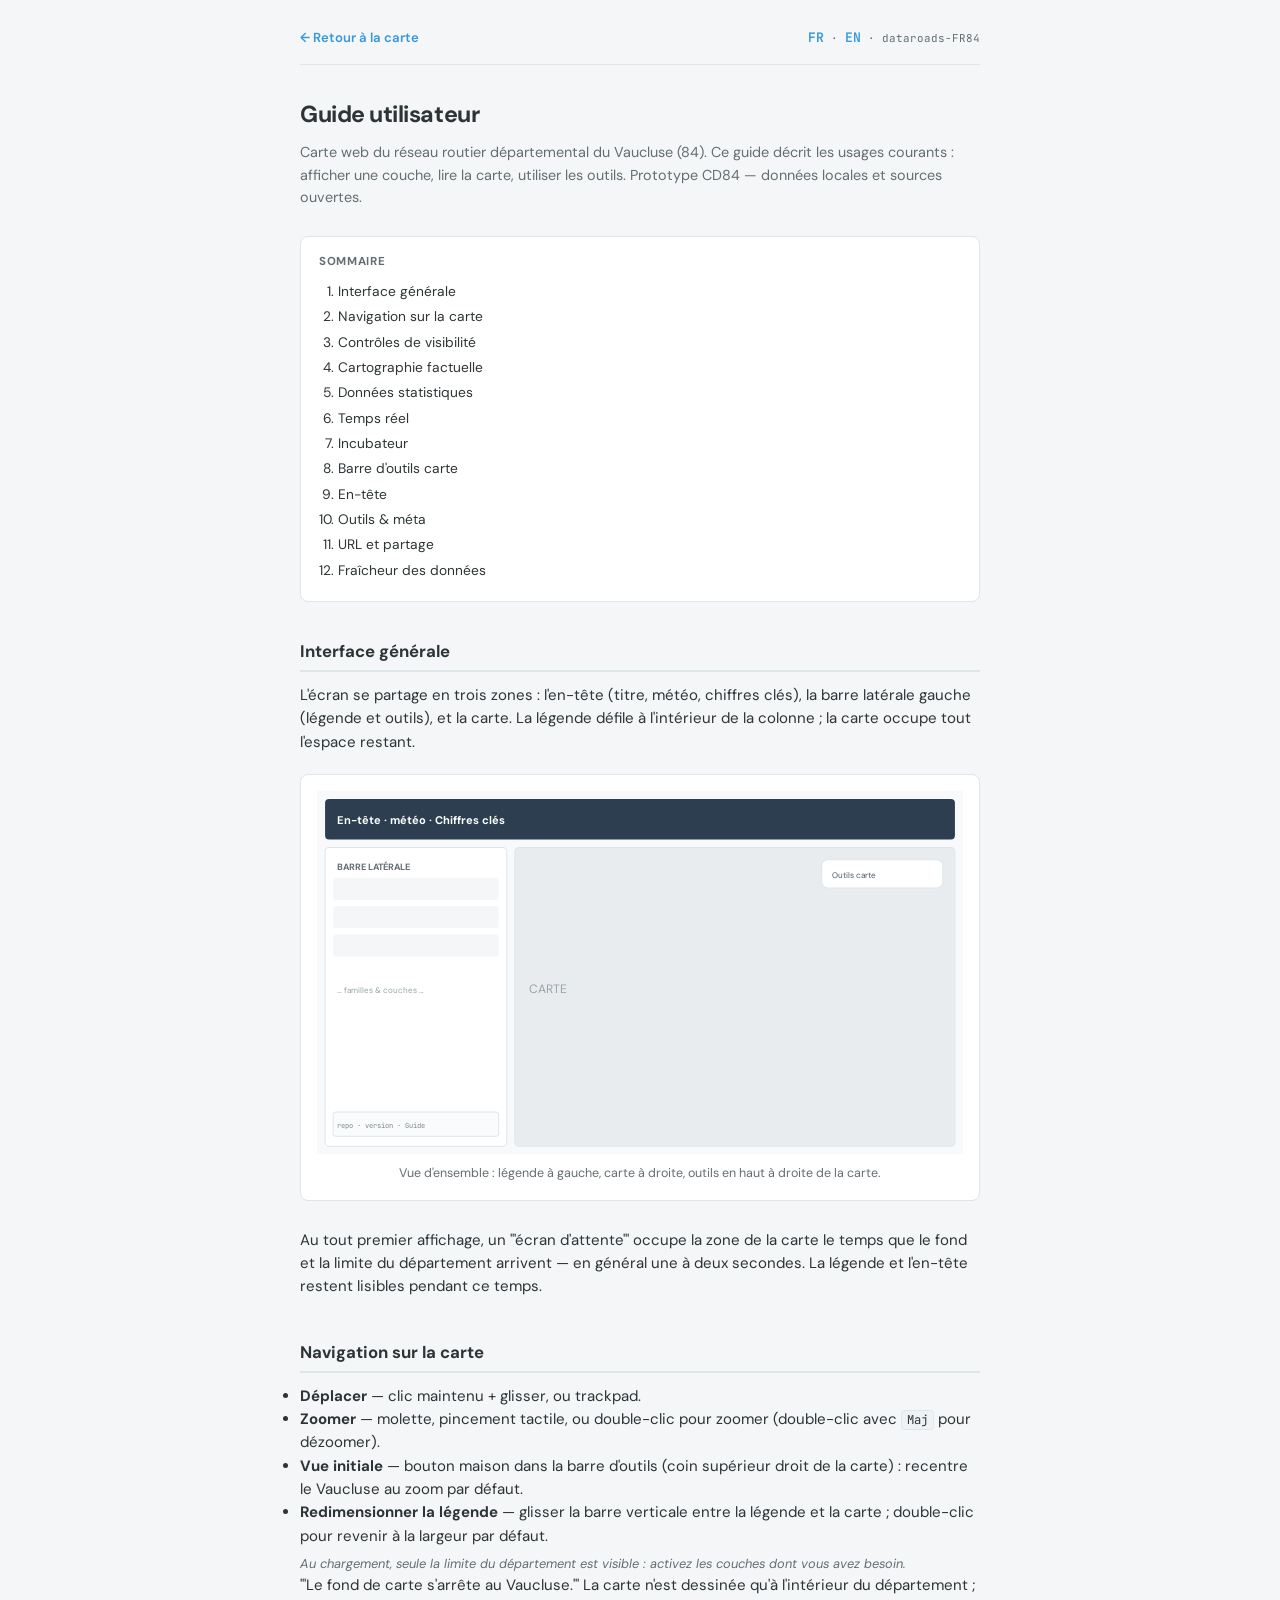
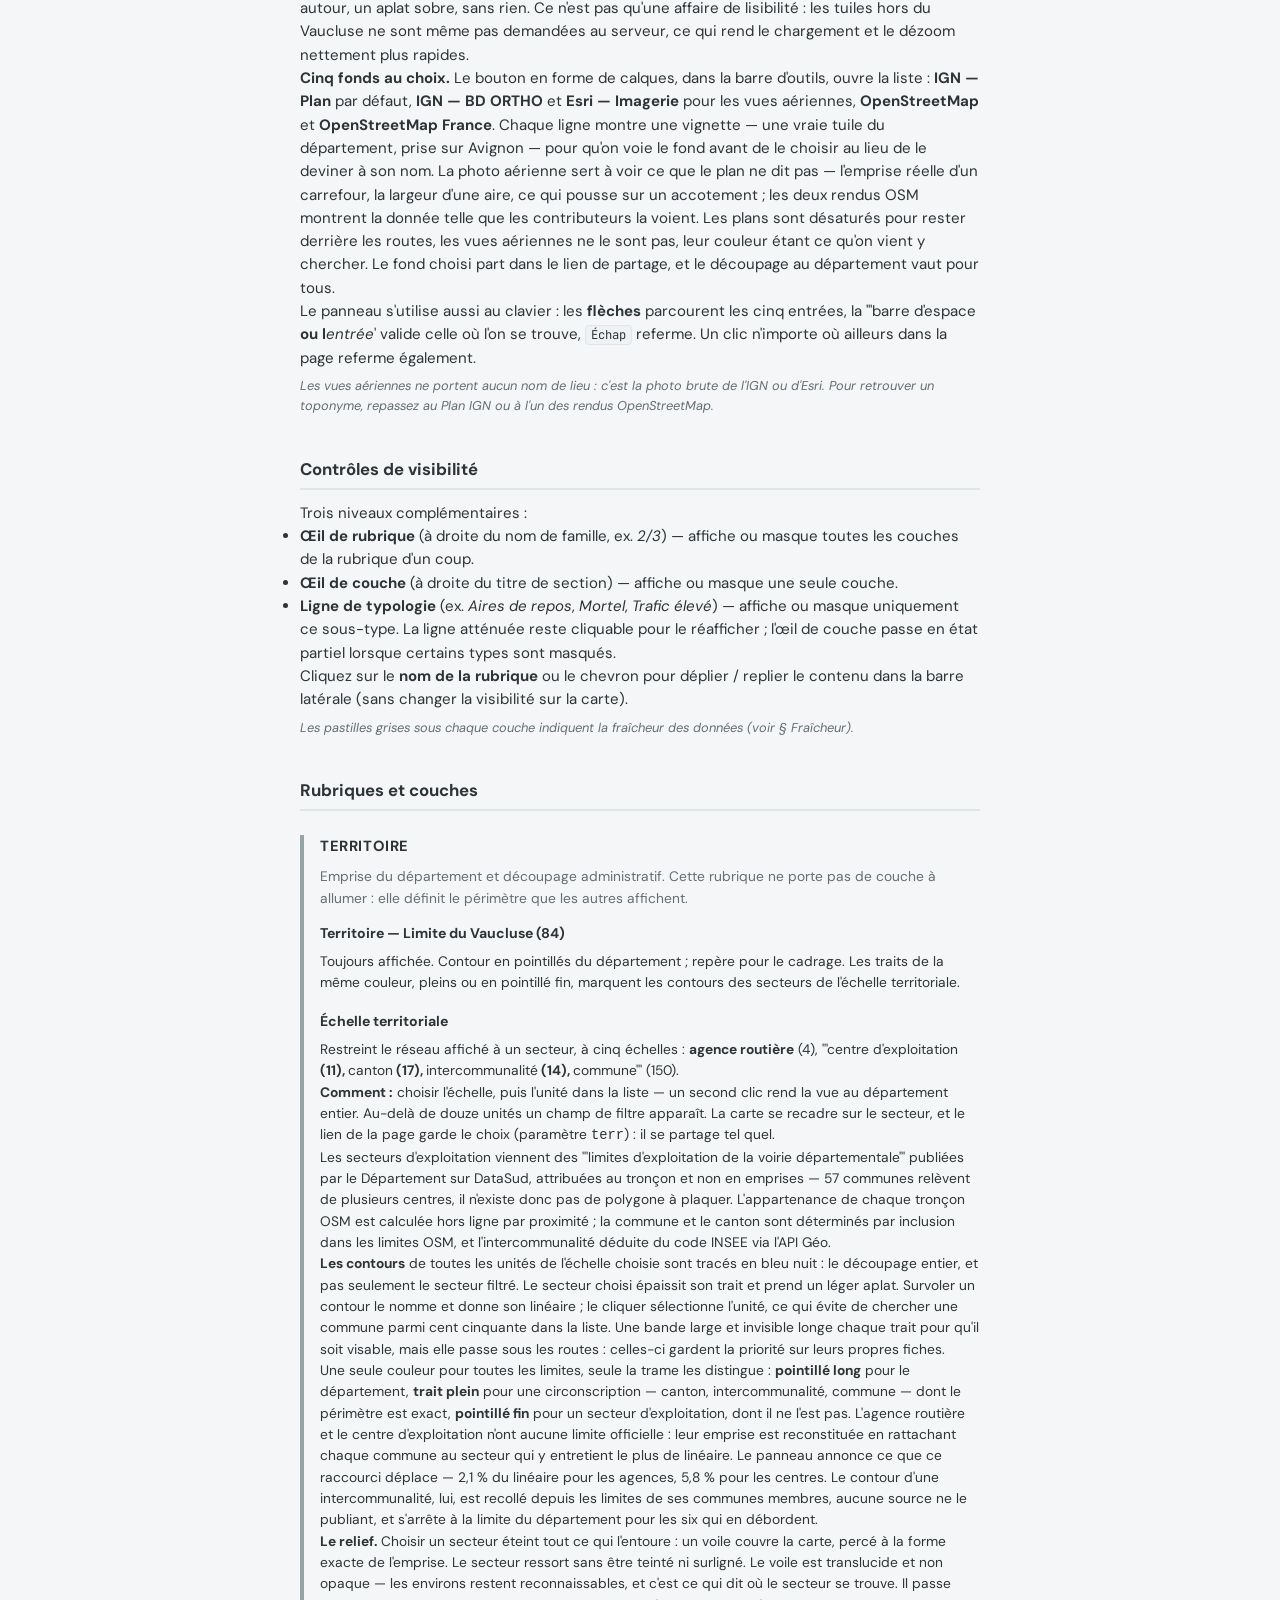
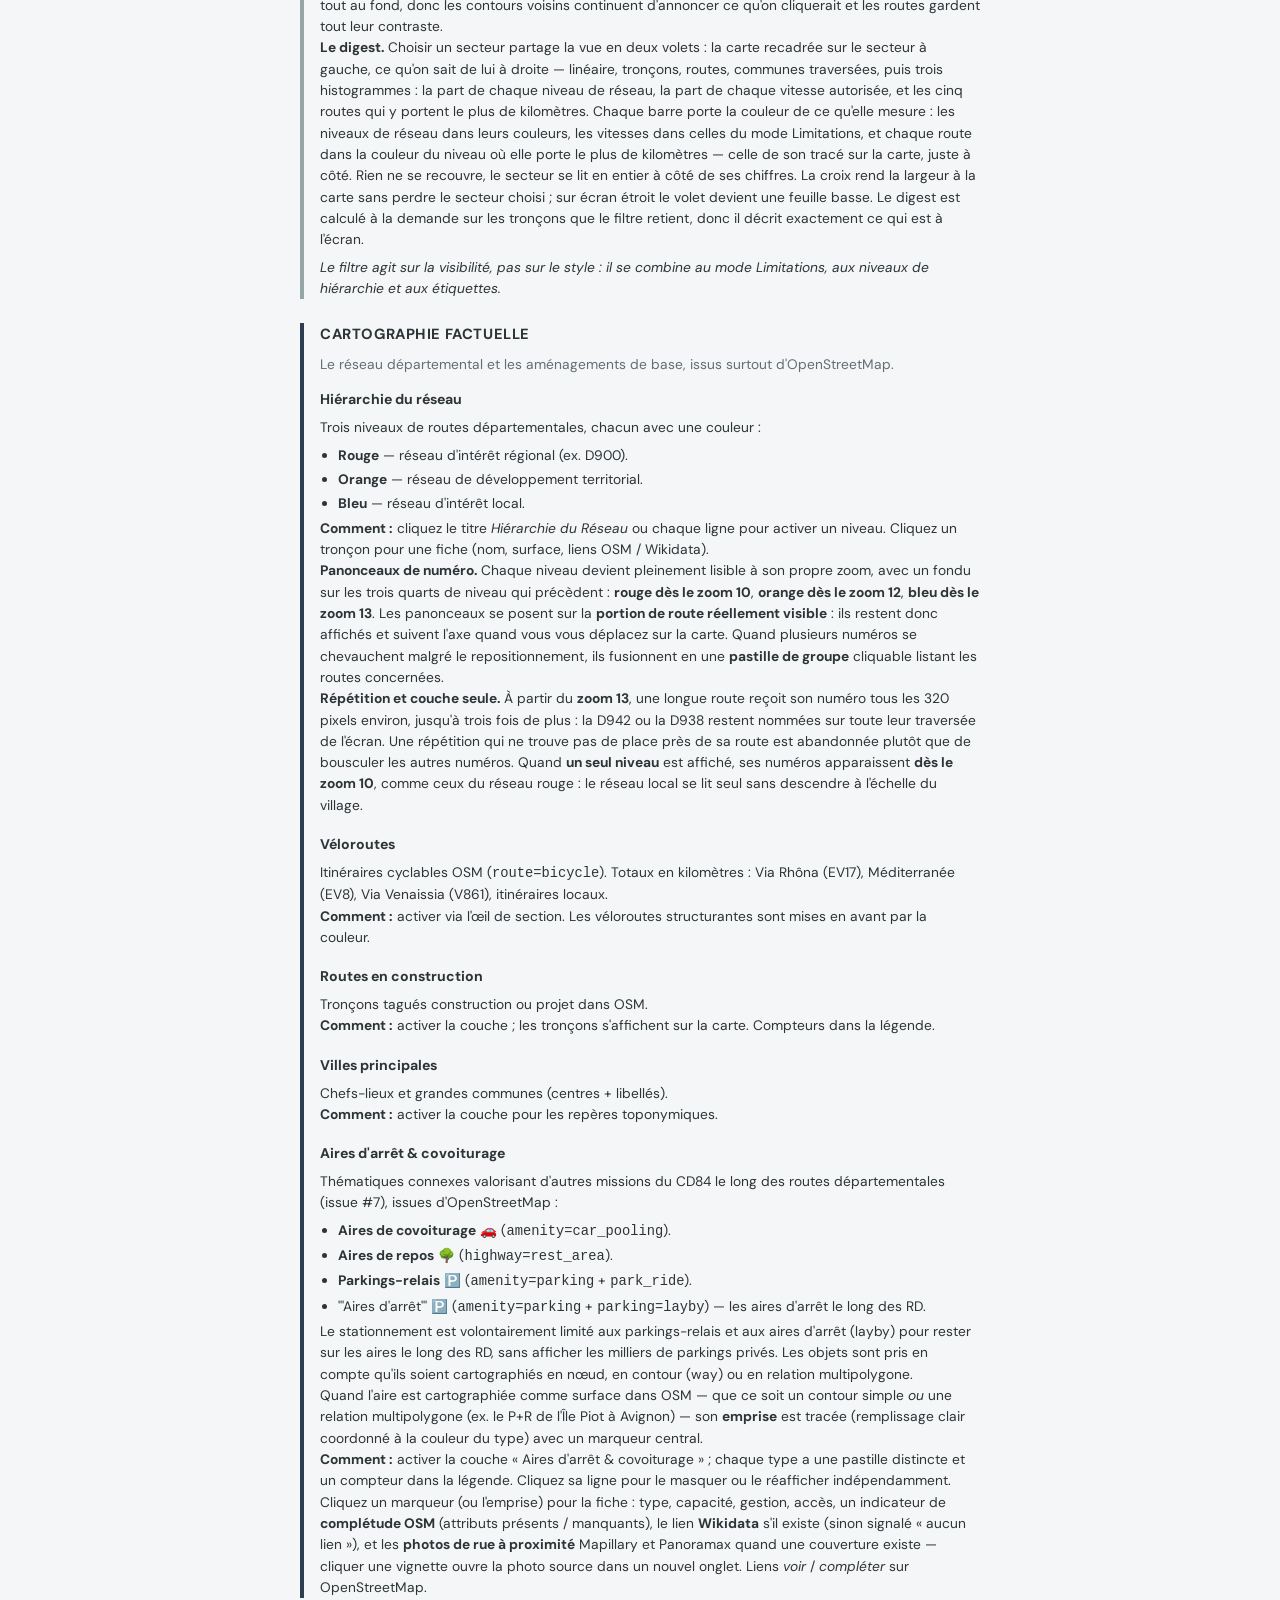
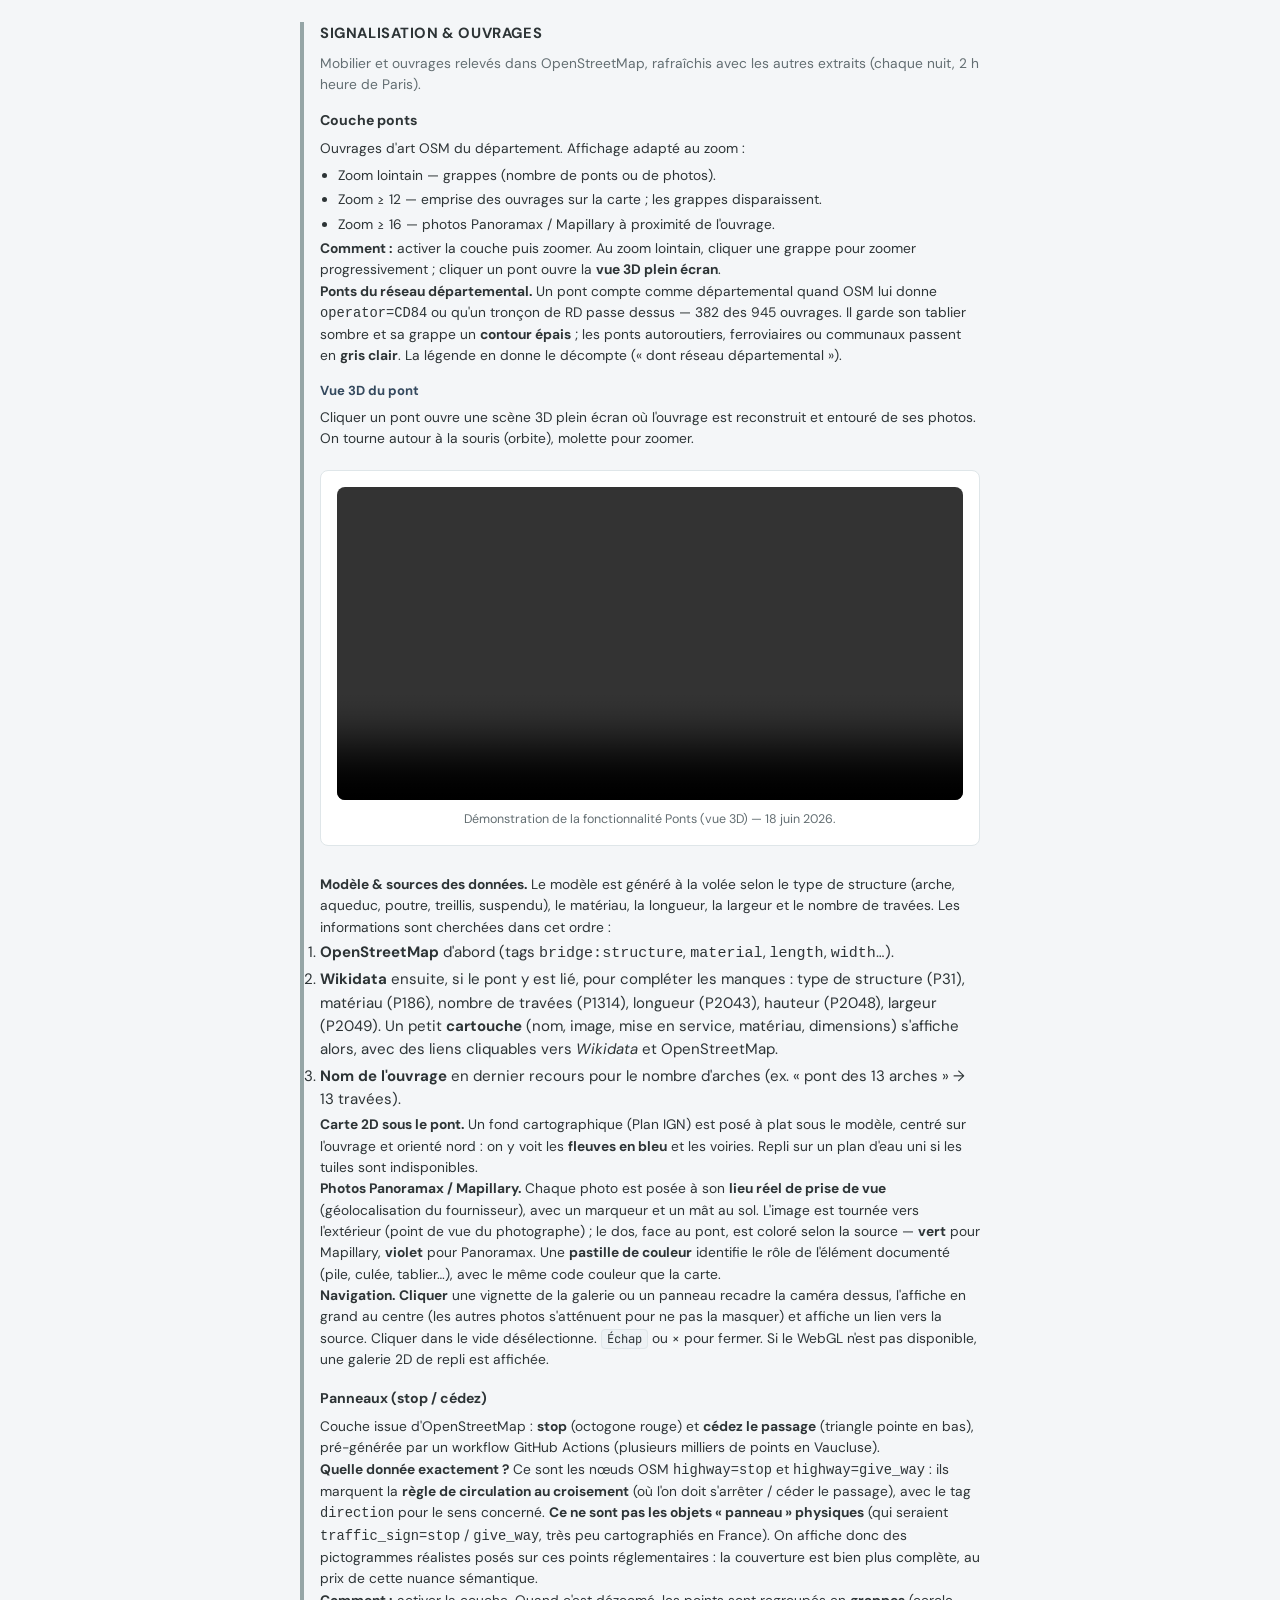
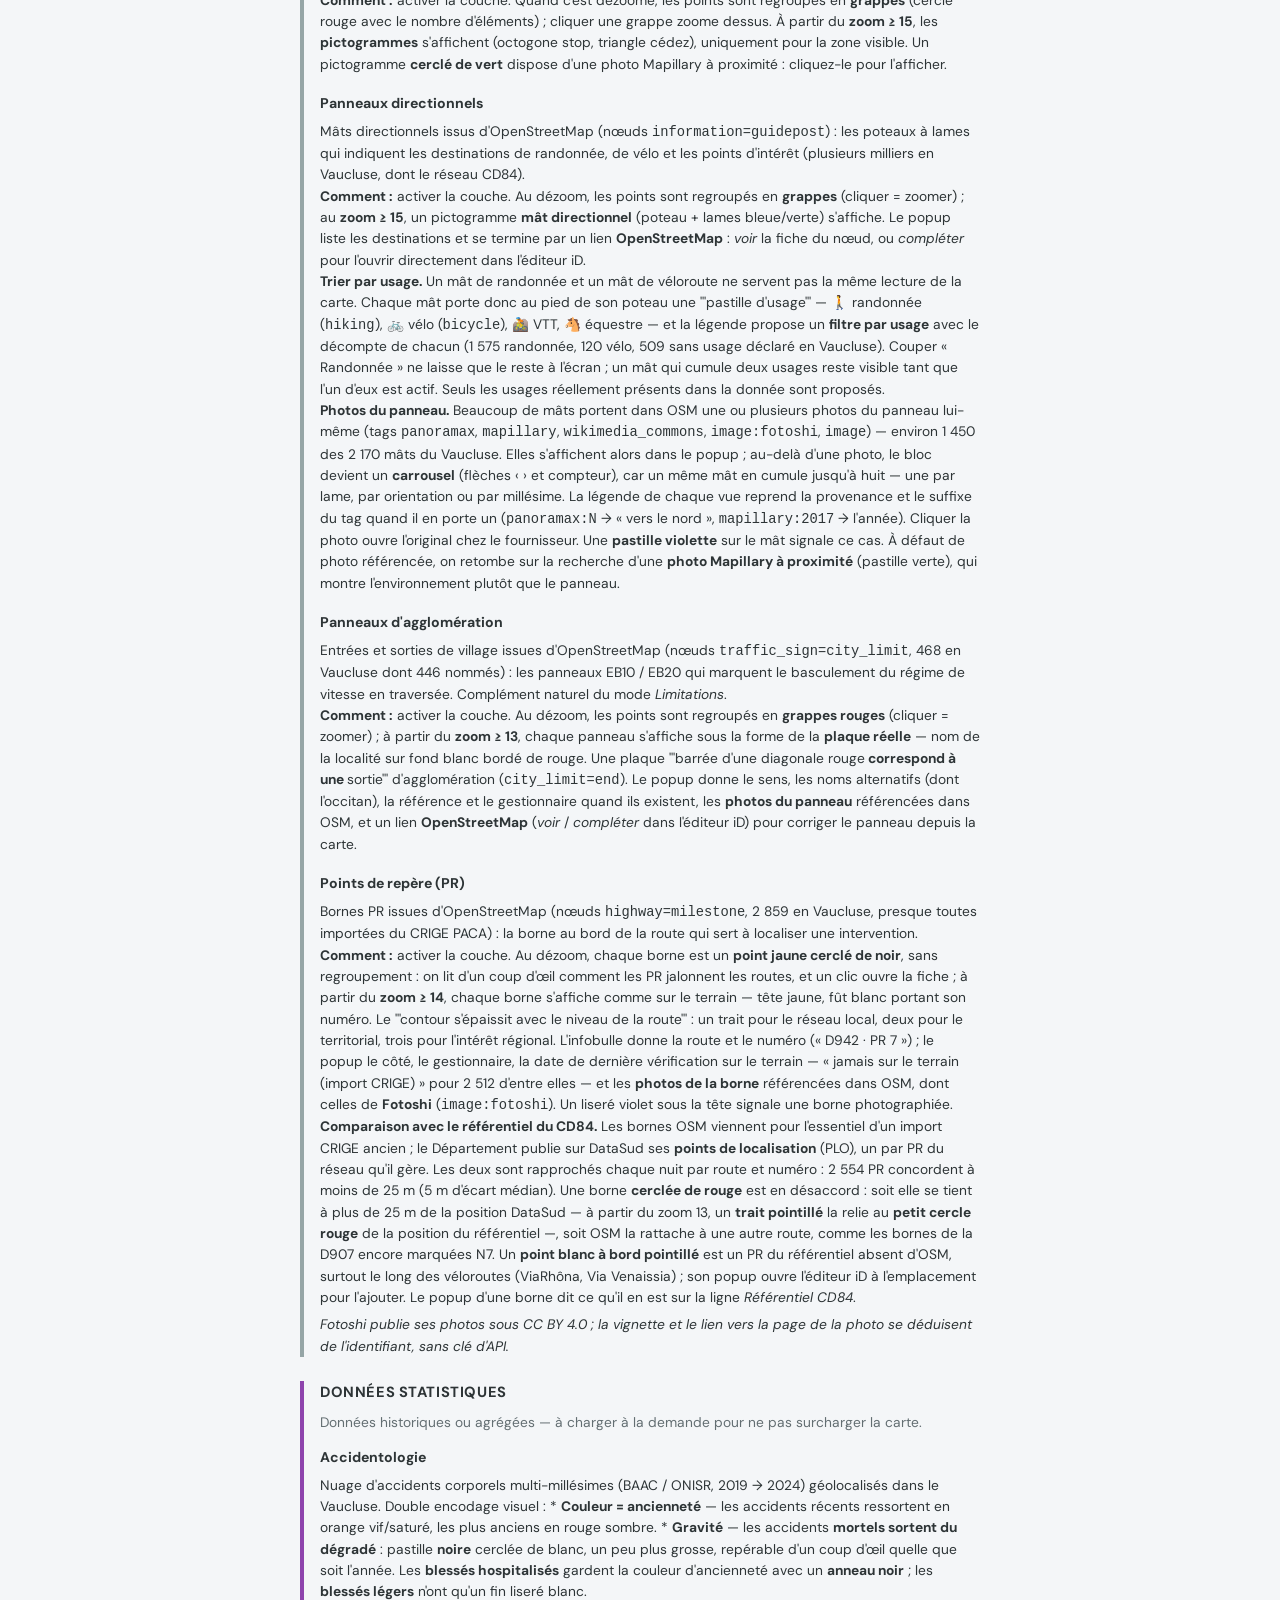
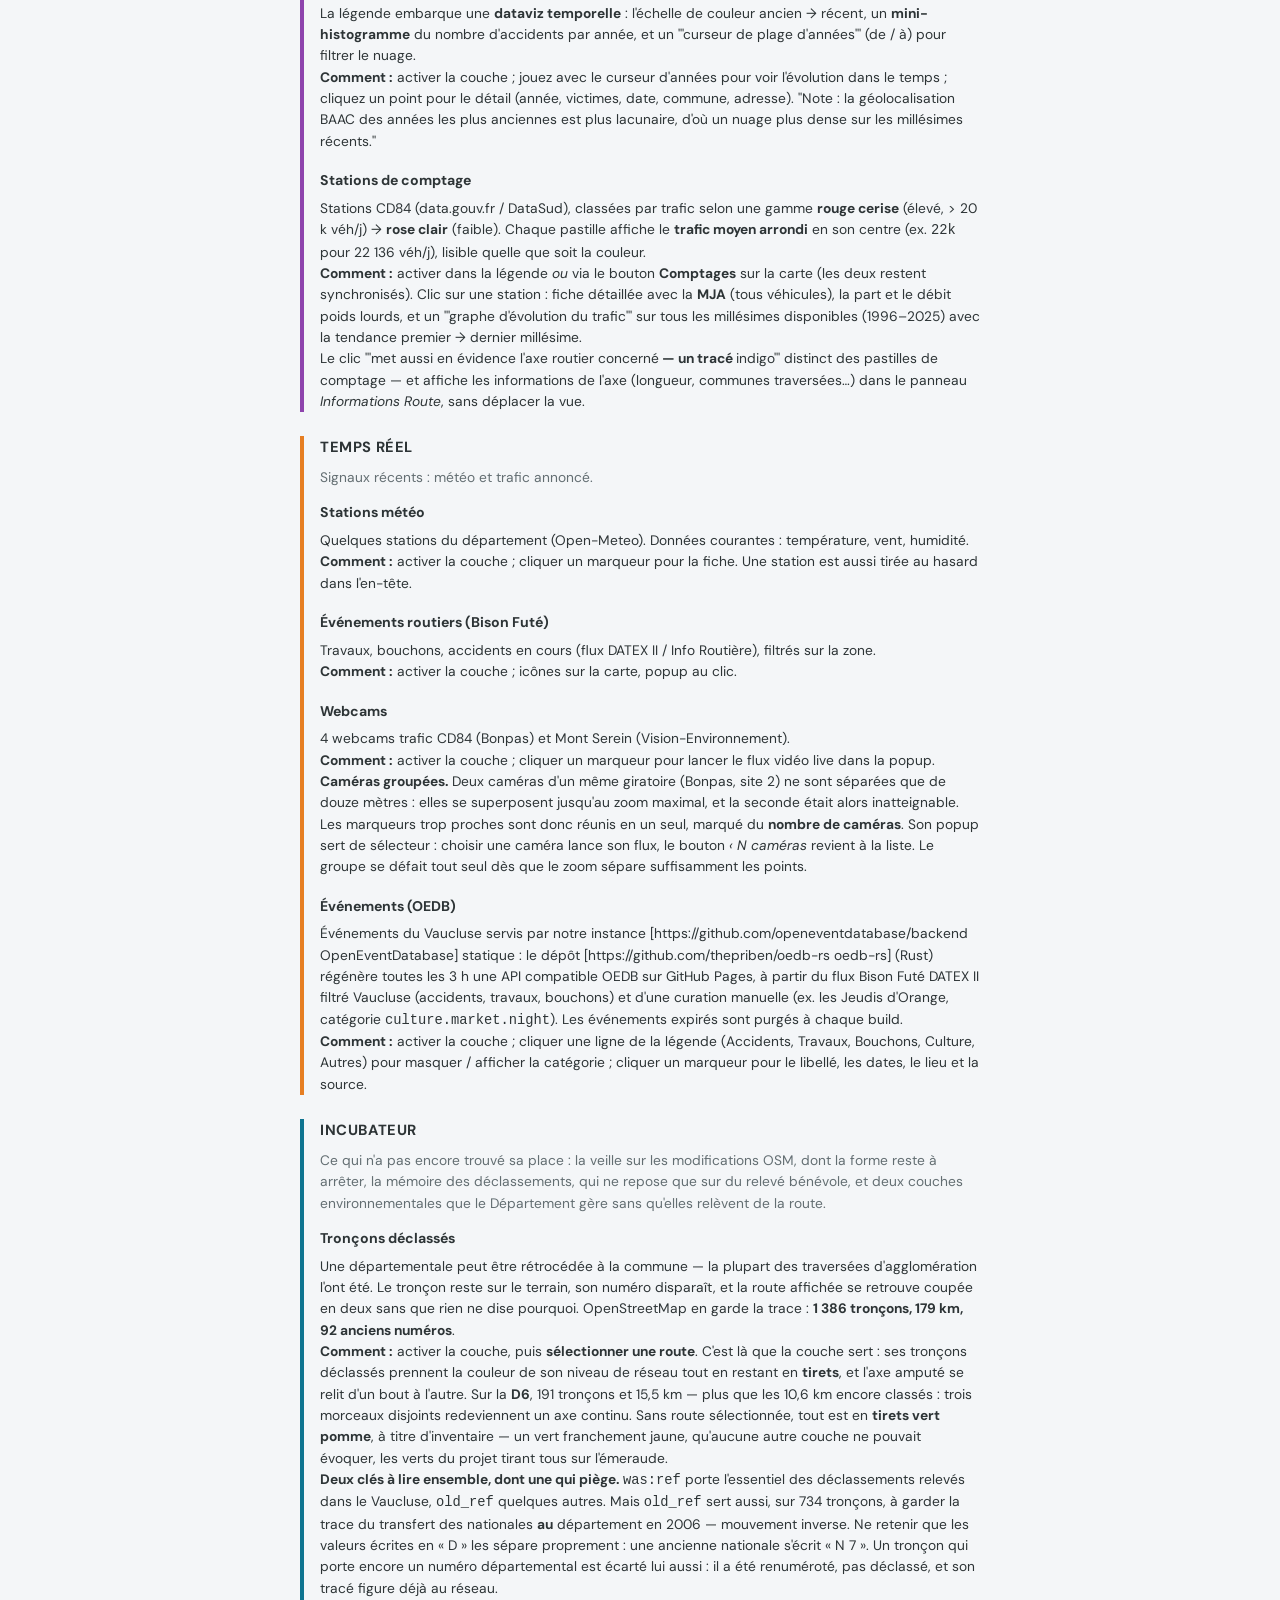
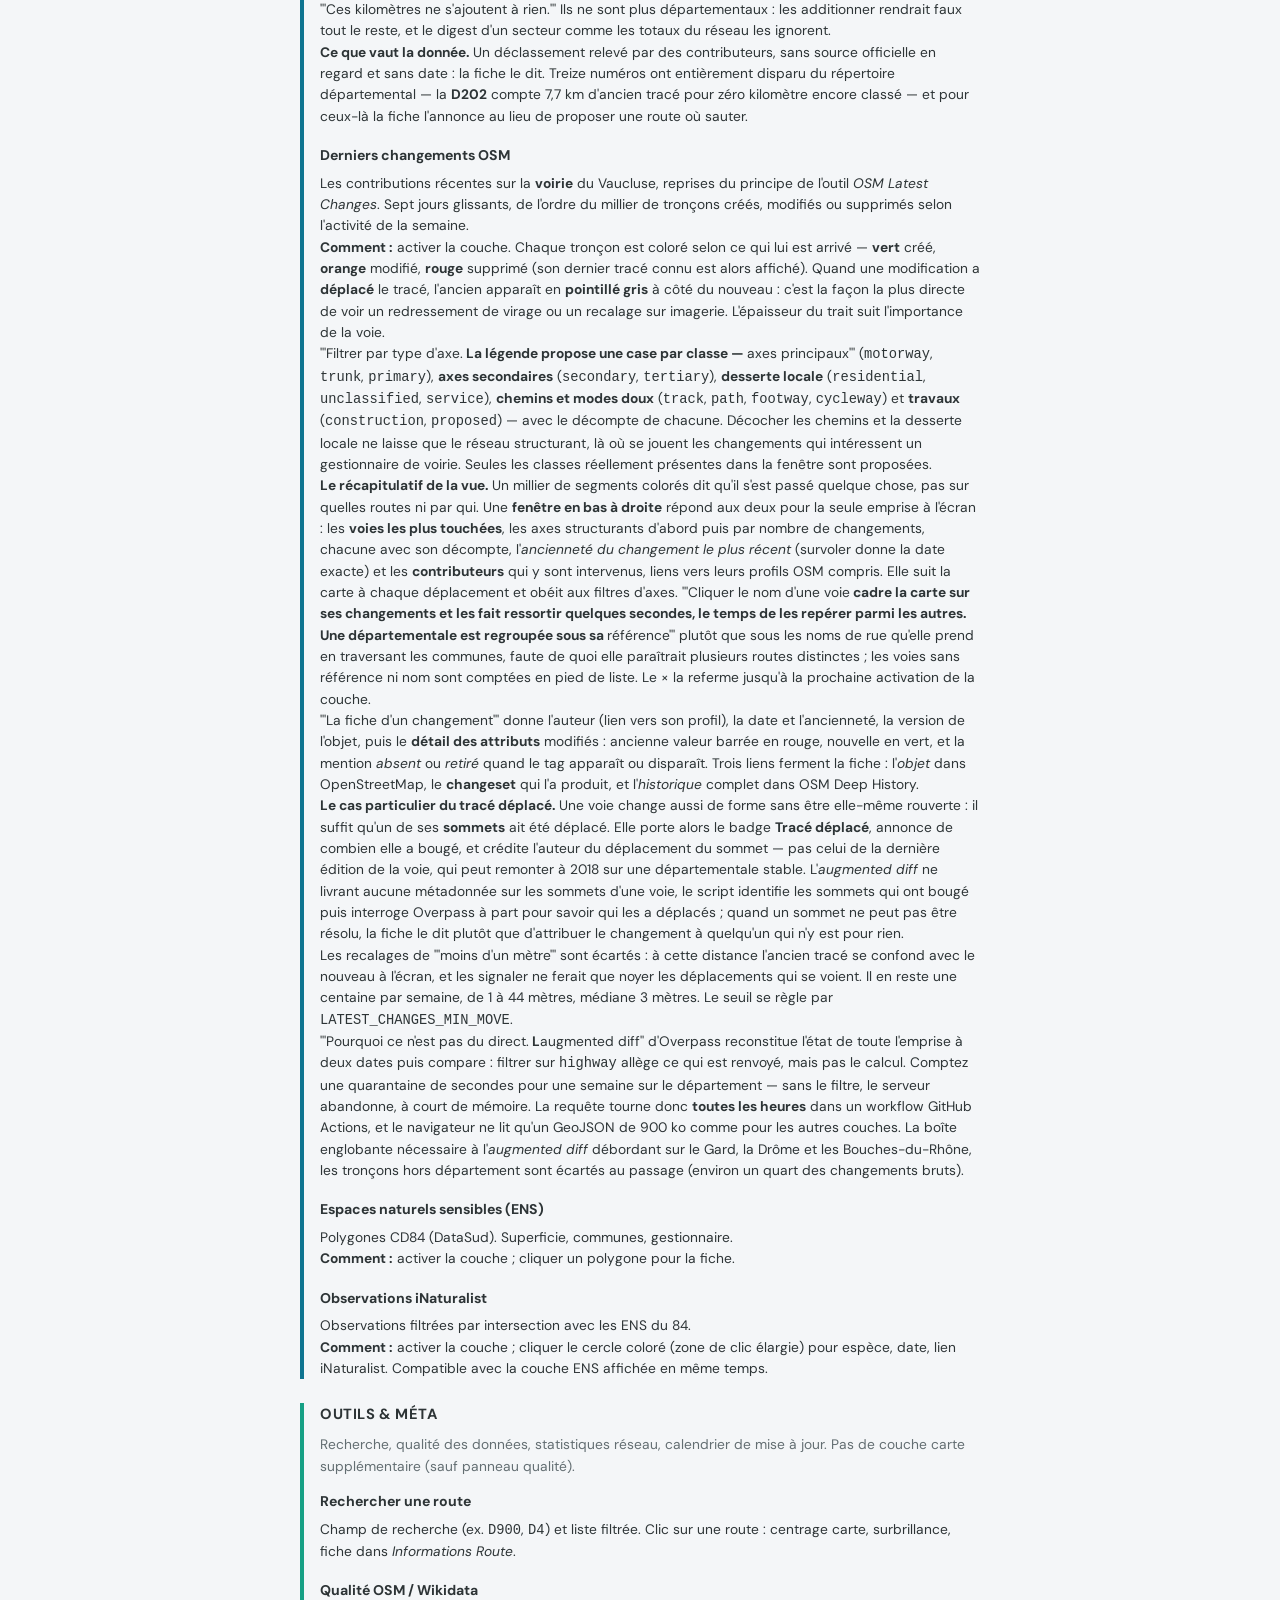
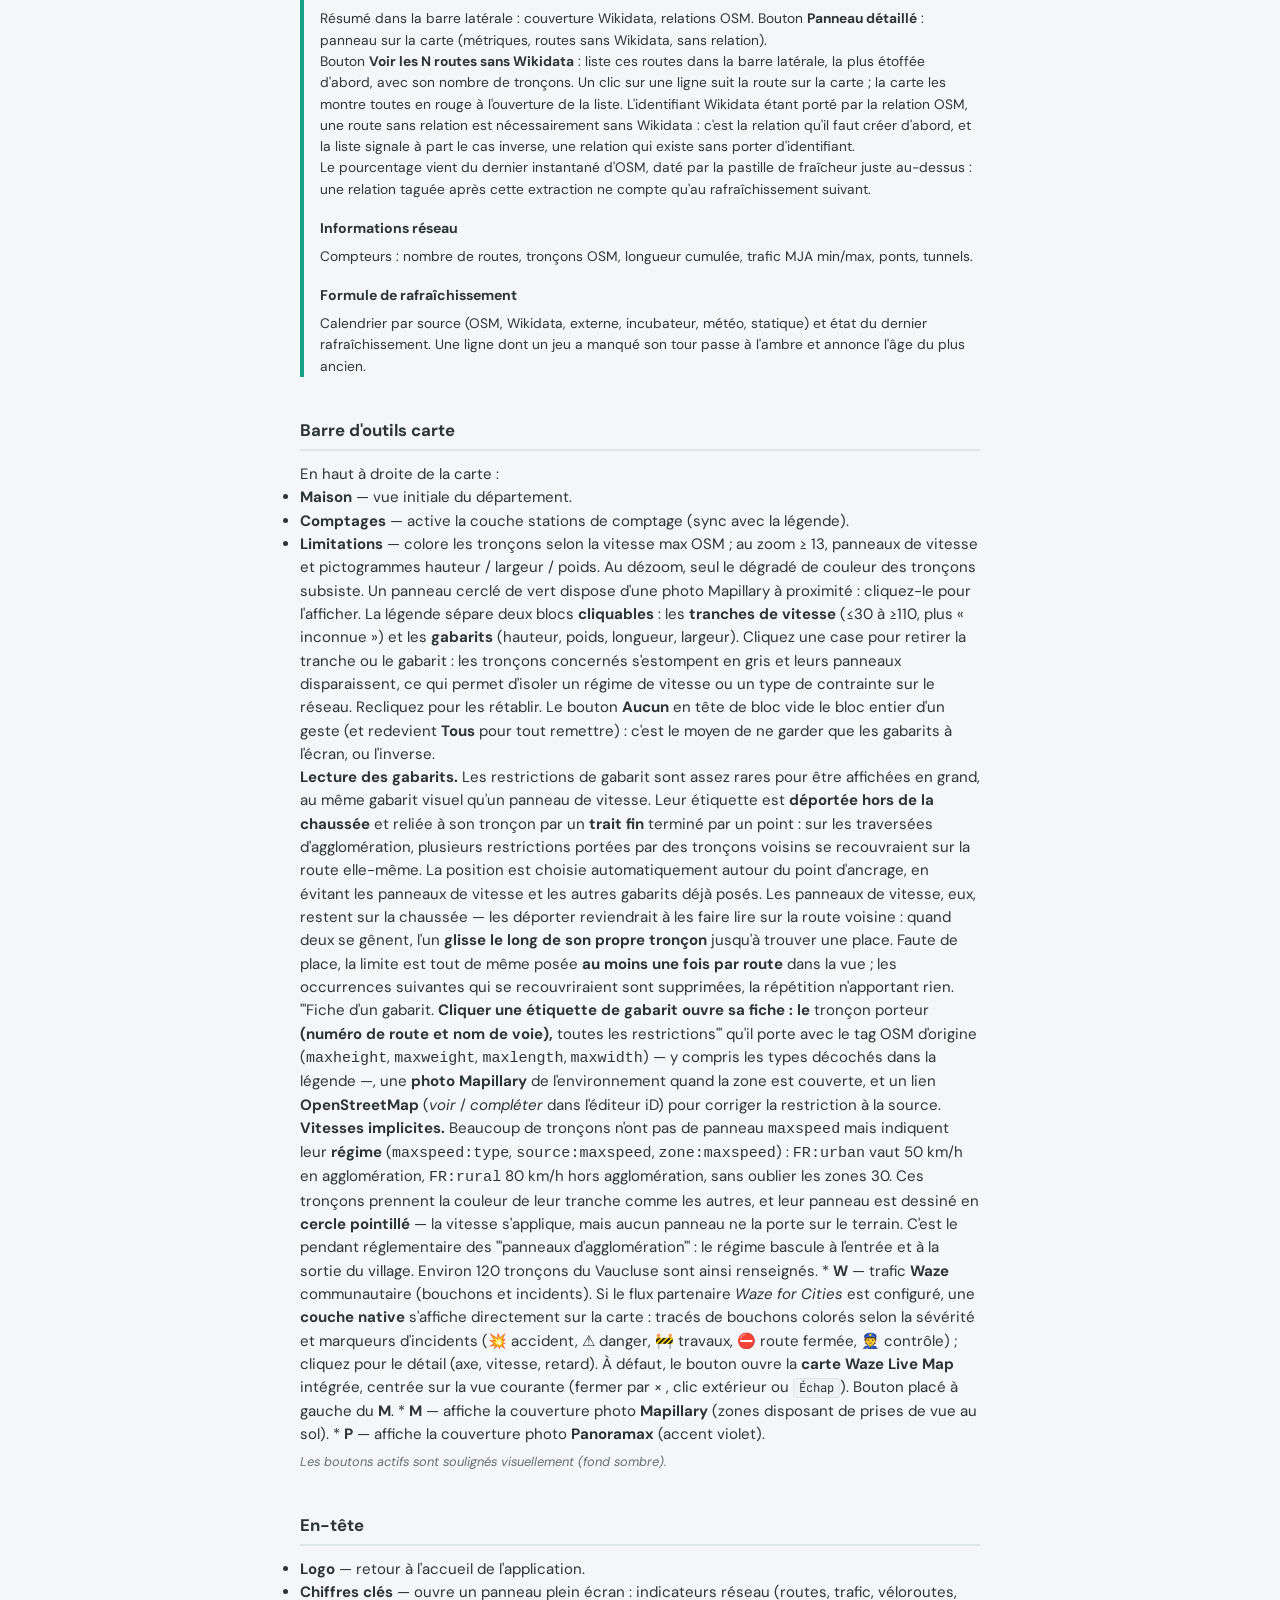
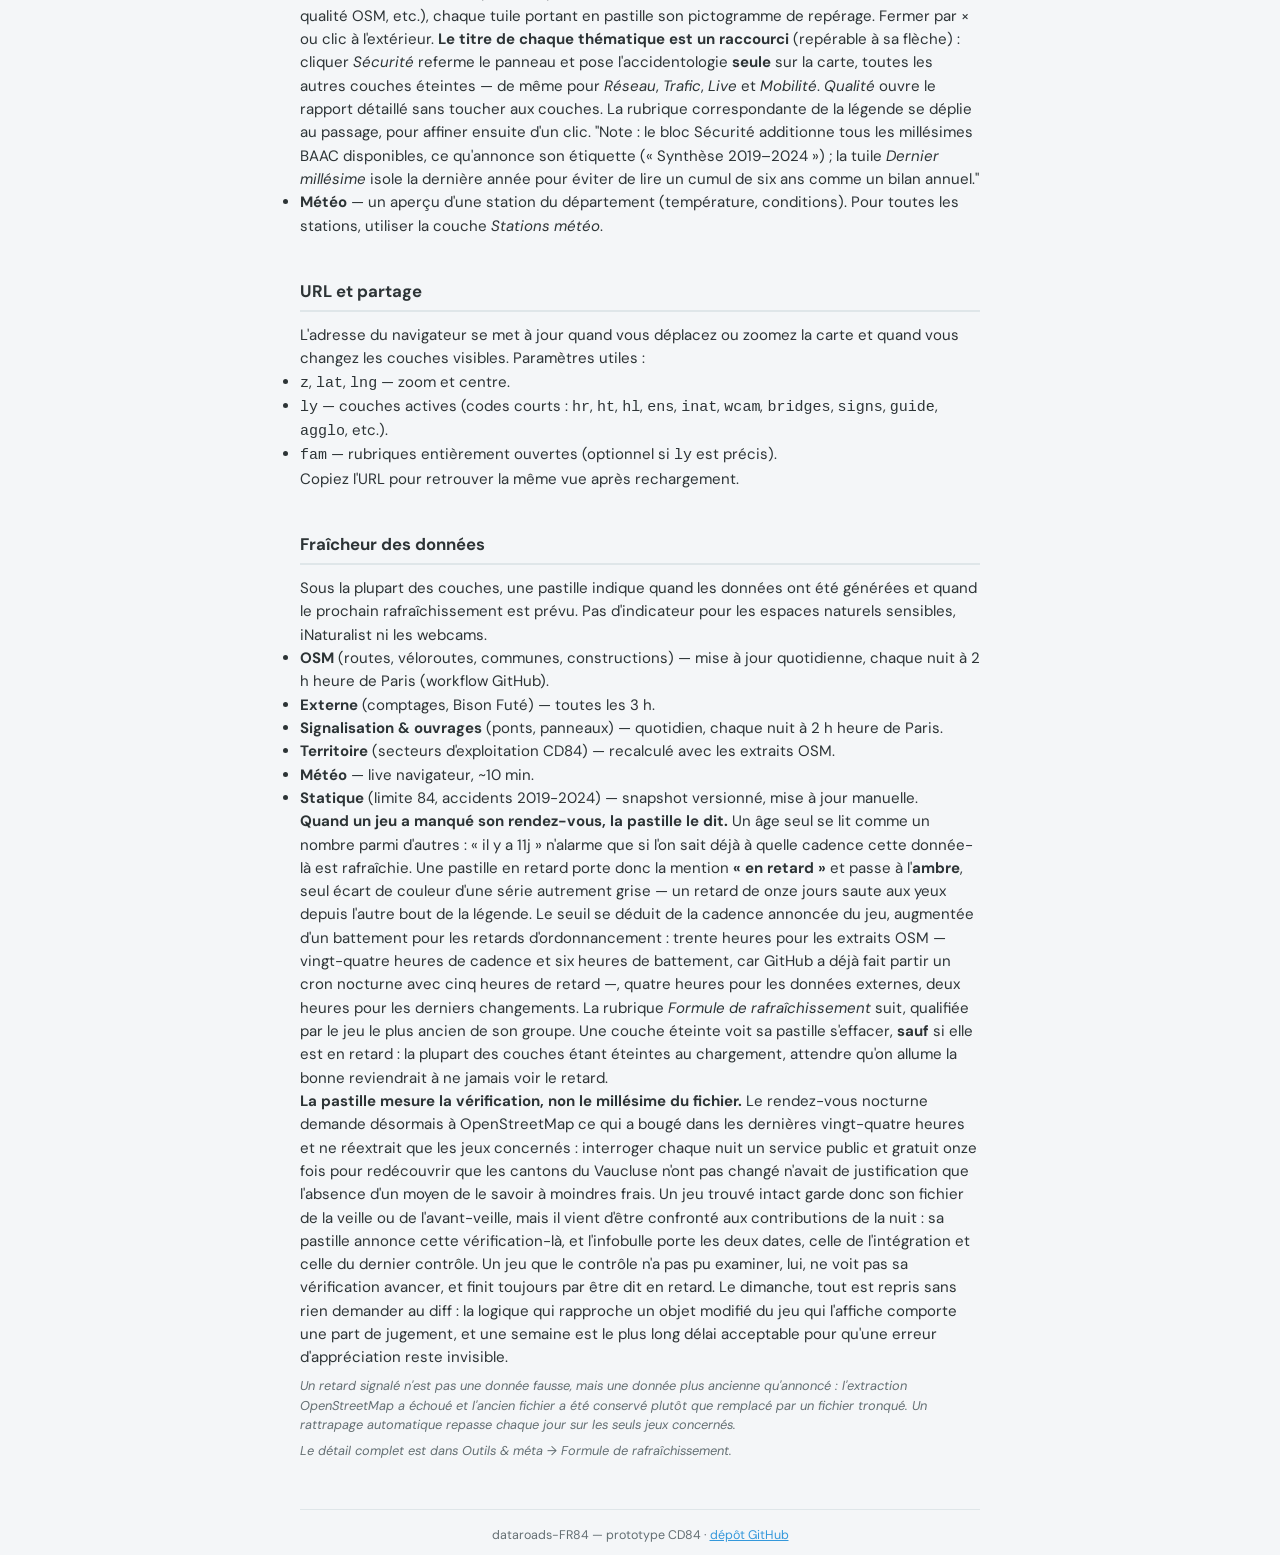
<file: guide.html>
<!DOCTYPE html>
<html lang="fr">
<head>
    <meta charset="UTF-8">
    <meta name="viewport" content="width=device-width, initial-scale=1.0">
    <title>Guide utilisateur — dataroads-FR84</title>
    <meta name="description" content="Guide d&#x27;utilisation de la carte interactive du réseau routier départemental du Vaucluse (CD84).">
    <link href="https://fonts.googleapis.com/css2?family=DM+Sans:wght@400;500;700&family=JetBrains+Mono:wght@400;600&display=swap" rel="stylesheet">
    <link rel="stylesheet" href="css/guide.css?v=1">
</head>
<body>
    <div class="guide-wrap">
        <header class="guide-top">
            <a href="./">← Retour à la carte</a>
            <span class="guide-top-meta"><a href="guide.html" aria-current="page">FR</a> · <a href="guide.en.html">EN</a> · dataroads-FR84</span>
        </header>

        <h1>Guide utilisateur</h1>
        <p class="guide-lead">Carte web du réseau routier départemental du Vaucluse (84). Ce guide décrit les usages courants : afficher une couche, lire la carte, utiliser les outils. Prototype CD84 — données locales et sources ouvertes.</p>

        <nav class="guide-toc" aria-label="Sommaire">
            <h2>Sommaire</h2>
            <ol>
                <li><a href="#interface">Interface générale</a></li>
                <li><a href="#navigation">Navigation sur la carte</a></li>
                <li><a href="#controles">Contrôles de visibilité</a></li>
                <li><a href="#factual">Cartographie factuelle</a></li>
                <li><a href="#stats">Données statistiques</a></li>
                <li><a href="#realtime">Temps réel</a></li>
                <li><a href="#incubator">Incubateur</a></li>
                <li><a href="#toolbar">Barre d'outils carte</a></li>
                <li><a href="#header">En-tête</a></li>
                <li><a href="#tools">Outils & méta</a></li>
                <li><a href="#url">URL et partage</a></li>
                <li><a href="#fraicheur">Fraîcheur des données</a></li>
            </ol>
        </nav>

        <section class="guide-section" id="interface">
            <h2>Interface générale</h2>
<p>L'écran se partage en trois zones : l'en-tête (titre, météo, chiffres clés), la barre latérale gauche (légende et outils), et la carte. La légende défile à l'intérieur de la colonne ; la carte occupe tout l'espace restant.</p>
<figure class="guide-figure">
<svg viewBox="0 0 640 360" xmlns="http://www.w3.org/2000/svg" role="img" aria-label="Sch&#233;ma de l'interface">
    <rect width="640" height="360" fill="#f8f9fa"/>
    <rect x="8" y="8" width="624" height="40" rx="4" fill="#2c3e50"/>
    <text x="20" y="33" fill="#fff" font-family="DM Sans,sans-serif" font-size="11" font-weight="700">En-t&#234;te &#183; m&#233;t&#233;o &#183; Chiffres cl&#233;s</text>
    <rect x="8" y="56" width="180" height="296" rx="4" fill="#fff" stroke="#dfe6e9"/>
    <text x="20" y="78" fill="#636e72" font-family="DM Sans,sans-serif" font-size="9" font-weight="700">BARRE LAT&#201;RALE</text>
    <rect x="16" y="86" width="164" height="22" rx="3" fill="#f4f6f8"/>
    <rect x="16" y="114" width="164" height="22" rx="3" fill="#f4f6f8"/>
    <rect x="16" y="142" width="164" height="22" rx="3" fill="#f4f6f8"/>
    <text x="20" y="200" fill="#95a5a6" font-family="DM Sans,sans-serif" font-size="8">&#8230; familles &amp; couches &#8230;</text>
    <rect x="16" y="318" width="164" height="24" rx="3" fill="#fafbfc" stroke="#dfe6e9"/>
    <text x="20" y="334" fill="#7f8c8d" font-family="JetBrains Mono,monospace" font-size="7">repo &#183; version &#183; Guide</text>
    <rect x="196" y="56" width="436" height="296" rx="4" fill="#e8ecef" stroke="#dfe6e9"/>
    <text x="210" y="200" fill="#95a5a6" font-family="DM Sans,sans-serif" font-size="12">CARTE</text>
    <rect x="500" y="68" width="120" height="28" rx="6" fill="#fff" stroke="#dfe6e9"/>
    <text x="510" y="86" fill="#4a5568" font-family="DM Sans,sans-serif" font-size="8">Outils carte</text>
</svg>
<figcaption>Vue d'ensemble : légende à gauche, carte à droite, outils en haut à droite de la carte.</figcaption>
</figure>
Au tout premier affichage, un '''écran d'attente''' occupe la zone de la carte le temps que le fond et la limite du département arrivent — en général une à deux secondes. La légende et l'en-tête restent lisibles pendant ce temps.
        </section>
        <section class="guide-section" id="navigation">
            <h2>Navigation sur la carte</h2>
<ul>
<li><strong>Déplacer</strong> — clic maintenu + glisser, ou trackpad.</li>
<li><strong>Zoomer</strong> — molette, pincement tactile, ou double-clic pour zoomer (double-clic avec <span class="guide-kbd">Maj</span> pour dézoomer).</li>
<li><strong>Vue initiale</strong> — bouton maison dans la barre d'outils (coin supérieur droit de la carte) : recentre le Vaucluse au zoom par défaut.</li>
<li><strong>Redimensionner la légende</strong> — glisser la barre verticale entre la légende et la carte ; double-clic pour revenir à la largeur par défaut.</li>
</ul>
<p class="guide-hint">Au chargement, seule la limite du département est visible : activez les couches dont vous avez besoin.</p>
'''Le fond de carte s'arrête au Vaucluse.''' La carte n'est dessinée qu'à l'intérieur du département ; autour, un aplat sobre, sans rien. Ce n'est pas qu'une affaire de lisibilité : les tuiles hors du Vaucluse ne sont même pas demandées au serveur, ce qui rend le chargement et le dézoom nettement plus rapides.
<p><strong>Cinq fonds au choix.</strong> Le bouton en forme de calques, dans la barre d'outils, ouvre la liste : <strong>IGN — Plan</strong> par défaut, <strong>IGN — BD ORTHO</strong> et <strong>Esri — Imagerie</strong> pour les vues aériennes, <strong>OpenStreetMap</strong> et <strong>OpenStreetMap France</strong>. Chaque ligne montre une vignette — une vraie tuile du département, prise sur Avignon — pour qu'on voie le fond avant de le choisir au lieu de le deviner à son nom. La photo aérienne sert à voir ce que le plan ne dit pas — l'emprise réelle d'un carrefour, la largeur d'une aire, ce qui pousse sur un accotement ; les deux rendus OSM montrent la donnée telle que les contributeurs la voient. Les plans sont désaturés pour rester derrière les routes, les vues aériennes ne le sont pas, leur couleur étant ce qu'on vient y chercher. Le fond choisi part dans le lien de partage, et le découpage au département vaut pour tous.</p>
<p>Le panneau s'utilise aussi au clavier : les <strong>flèches</strong> parcourent les cinq entrées, la '''barre d'espace<strong> ou l</strong><em>entrée</em>' valide celle où l'on se trouve, <span class="guide-kbd">Échap</span> referme. Un clic n'importe où ailleurs dans la page referme également.</p>
<p class="guide-hint">Les vues aériennes ne portent aucun nom de lieu : c'est la photo brute de l'IGN ou d'Esri. Pour retrouver un toponyme, repassez au Plan IGN ou à l'un des rendus OpenStreetMap.</p>
        </section>
        <section class="guide-section" id="controles">
            <h2>Contrôles de visibilité</h2>
<p>Trois niveaux complémentaires :</p>
<ul>
<li><strong>Œil de rubrique</strong> (à droite du nom de famille, ex. <em>2/3</em>) — affiche ou masque toutes les couches de la rubrique d'un coup.</li>
<li><strong>Œil de couche</strong> (à droite du titre de section) — affiche ou masque une seule couche.</li>
<li><strong>Ligne de typologie</strong> (ex. <em>Aires de repos</em>, <em>Mortel</em>, <em>Trafic élevé</em>) — affiche ou masque uniquement ce sous-type. La ligne atténuée reste cliquable pour le réafficher ; l'œil de couche passe en état partiel lorsque certains types sont masqués.</li>
</ul>
<p>Cliquez sur le <strong>nom de la rubrique</strong> ou le chevron pour déplier / replier le contenu dans la barre latérale (sans changer la visibilité sur la carte).</p>
<p class="guide-hint">Les pastilles grises sous chaque couche indiquent la fraîcheur des données (voir § Fraîcheur).</p>
        </section>
        <section class="guide-section" id="familles">
            <h2>Rubriques et couches</h2>
<article class="guide-family" data-family="territory" id="territory">
<h3>Territoire</h3>
<p>Emprise du département et découpage administratif. Cette rubrique ne porte pas de couche à allumer : elle définit le périmètre que les autres affichent.</p>
<div class="guide-layer" id="layer-territoire">
<h4>Territoire — Limite du Vaucluse (84)</h4>
<p>Toujours affichée. Contour en pointillés du département ; repère pour le cadrage. Les traits de la même couleur, pleins ou en pointillé fin, marquent les contours des secteurs de l'échelle territoriale.</p>
</div><div class="guide-layer" id="layer-echelle">
<h4>Échelle territoriale</h4>
<p>Restreint le réseau affiché à un secteur, à cinq échelles : <strong>agence routière</strong> (4), '''centre d'exploitation<strong> (11), </strong>canton<strong> (17), </strong>intercommunalité<strong> (14), </strong>commune''' (150).</p>
<p><strong>Comment :</strong> choisir l'échelle, puis l'unité dans la liste — un second clic rend la vue au département entier. Au-delà de douze unités un champ de filtre apparaît. La carte se recadre sur le secteur, et le lien de la page garde le choix (paramètre <code>terr</code>) : il se partage tel quel.</p>
<p>Les secteurs d'exploitation viennent des '''limites d'exploitation de la voirie départementale''' publiées par le Département sur DataSud, attribuées au tronçon et non en emprises — 57 communes relèvent de plusieurs centres, il n'existe donc pas de polygone à plaquer. L'appartenance de chaque tronçon OSM est calculée hors ligne par proximité ; la commune et le canton sont déterminés par inclusion dans les limites OSM, et l'intercommunalité déduite du code INSEE via l'API Géo.</p>
<p><strong>Les contours</strong> de toutes les unités de l'échelle choisie sont tracés en bleu nuit : le découpage entier, et pas seulement le secteur filtré. Le secteur choisi épaissit son trait et prend un léger aplat. Survoler un contour le nomme et donne son linéaire ; le cliquer sélectionne l'unité, ce qui évite de chercher une commune parmi cent cinquante dans la liste. Une bande large et invisible longe chaque trait pour qu'il soit visable, mais elle passe sous les routes : celles-ci gardent la priorité sur leurs propres fiches.</p>
<p>Une seule couleur pour toutes les limites, seule la trame les distingue : <strong>pointillé long</strong> pour le département, <strong>trait plein</strong> pour une circonscription — canton, intercommunalité, commune — dont le périmètre est exact, <strong>pointillé fin</strong> pour un secteur d'exploitation, dont il ne l'est pas. L'agence routière et le centre d'exploitation n'ont aucune limite officielle : leur emprise est reconstituée en rattachant chaque commune au secteur qui y entretient le plus de linéaire. Le panneau annonce ce que ce raccourci déplace — 2,1 % du linéaire pour les agences, 5,8 % pour les centres. Le contour d'une intercommunalité, lui, est recollé depuis les limites de ses communes membres, aucune source ne le publiant, et s'arrête à la limite du département pour les six qui en débordent.</p>
<p><strong>Le relief.</strong> Choisir un secteur éteint tout ce qui l'entoure : un voile couvre la carte, percé à la forme exacte de l'emprise. Le secteur ressort sans être teinté ni surligné. Le voile est translucide et non opaque — les environs restent reconnaissables, et c'est ce qui dit où le secteur se trouve. Il passe tout au fond, donc les contours voisins continuent d'annoncer ce qu'on cliquerait et les routes gardent tout leur contraste.</p>
<p><strong>Le digest.</strong> Choisir un secteur partage la vue en deux volets : la carte recadrée sur le secteur à gauche, ce qu'on sait de lui à droite — linéaire, tronçons, routes, communes traversées, puis trois histogrammes : la part de chaque niveau de réseau, la part de chaque vitesse autorisée, et les cinq routes qui y portent le plus de kilomètres. Chaque barre porte la couleur de ce qu'elle mesure : les niveaux de réseau dans leurs couleurs, les vitesses dans celles du mode Limitations, et chaque route dans la couleur du niveau où elle porte le plus de kilomètres — celle de son tracé sur la carte, juste à côté. Rien ne se recouvre, le secteur se lit en entier à côté de ses chiffres. La croix rend la largeur à la carte sans perdre le secteur choisi ; sur écran étroit le volet devient une feuille basse. Le digest est calculé à la demande sur les tronçons que le filtre retient, donc il décrit exactement ce qui est à l'écran.</p>
<p class="guide-hint">Le filtre agit sur la visibilité, pas sur le style : il se combine au mode Limitations, aux niveaux de hiérarchie et aux étiquettes.</p>
</div>
</article>
<article class="guide-family" data-family="factual" id="factual">
<h3>Cartographie factuelle</h3>
<p>Le réseau départemental et les aménagements de base, issus surtout d'OpenStreetMap.</p>
<div class="guide-layer" id="layer-hierarchie">
<h4>Hiérarchie du réseau</h4>
<p>Trois niveaux de routes départementales, chacun avec une couleur :</p>
<ul>
<li><strong>Rouge</strong> — réseau d'intérêt régional (ex. D900).</li>
<li><strong>Orange</strong> — réseau de développement territorial.</li>
<li><strong>Bleu</strong> — réseau d'intérêt local.</li>
</ul>
<p><strong>Comment :</strong> cliquez le titre <em>Hiérarchie du Réseau</em> ou chaque ligne pour activer un niveau. Cliquez un tronçon pour une fiche (nom, surface, liens OSM / Wikidata).</p>
<p><strong>Panonceaux de numéro.</strong> Chaque niveau devient pleinement lisible à son propre zoom, avec un fondu sur les trois quarts de niveau qui précèdent : <strong>rouge dès le zoom 10</strong>, <strong>orange dès le zoom 12</strong>, <strong>bleu dès le zoom 13</strong>. Les panonceaux se posent sur la <strong>portion de route réellement visible</strong> : ils restent donc affichés et suivent l'axe quand vous vous déplacez sur la carte. Quand plusieurs numéros se chevauchent malgré le repositionnement, ils fusionnent en une <strong>pastille de groupe</strong> cliquable listant les routes concernées.</p>
<p><strong>Répétition et couche seule.</strong> À partir du <strong>zoom 13</strong>, une longue route reçoit son numéro tous les 320 pixels environ, jusqu'à trois fois de plus : la D942 ou la D938 restent nommées sur toute leur traversée de l'écran. Une répétition qui ne trouve pas de place près de sa route est abandonnée plutôt que de bousculer les autres numéros. Quand <strong>un seul niveau</strong> est affiché, ses numéros apparaissent <strong>dès le zoom 10</strong>, comme ceux du réseau rouge : le réseau local se lit seul sans descendre à l'échelle du village.</p>
</div><div class="guide-layer" id="layer-veloroutes">
<h4>Véloroutes</h4>
<p>Itinéraires cyclables OSM (<code>route=bicycle</code>). Totaux en kilomètres : Via Rhôna (EV17), Méditerranée (EV8), Via Venaissia (V861), itinéraires locaux.</p>
<p><strong>Comment :</strong> activer via l'œil de section. Les véloroutes structurantes sont mises en avant par la couleur.</p>
</div><div class="guide-layer" id="layer-construction">
<h4>Routes en construction</h4>
<p>Tronçons tagués construction ou projet dans OSM.</p>
<p><strong>Comment :</strong> activer la couche ; les tronçons s'affichent sur la carte. Compteurs dans la légende.</p>
</div><div class="guide-layer" id="layer-villes">
<h4>Villes principales</h4>
<p>Chefs-lieux et grandes communes (centres + libellés).</p>
<p><strong>Comment :</strong> activer la couche pour les repères toponymiques.</p>
</div><div class="guide-layer" id="layer-aires">
<h4>Aires d&#x27;arrêt &amp; covoiturage</h4>
<p>Thématiques connexes valorisant d'autres missions du CD84 le long des routes départementales (issue #7), issues d'OpenStreetMap :</p>
<ul>
<li><strong>Aires de covoiturage</strong> 🚗 (<code>amenity=car_pooling</code>).</li>
<li><strong>Aires de repos</strong> 🌳 (<code>highway=rest_area</code>).</li>
<li><strong>Parkings-relais</strong> 🅿️ (<code>amenity=parking</code> + <code>park_ride</code>).</li>
<li>'''Aires d'arrêt''' 🅿️ (<code>amenity=parking</code> + <code>parking=layby</code>) — les aires d'arrêt le long des RD.</li>
</ul>
<p>Le stationnement est volontairement limité aux parkings-relais et aux aires d'arrêt (layby) pour rester sur les aires le long des RD, sans afficher les milliers de parkings privés. Les objets sont pris en compte qu'ils soient cartographiés en nœud, en contour (way) ou en relation multipolygone.</p>
<p>Quand l'aire est cartographiée comme surface dans OSM — que ce soit un contour simple <em>ou</em> une relation multipolygone (ex. le P+R de l'Île Piot à Avignon) — son <strong>emprise</strong> est tracée (remplissage clair coordonné à la couleur du type) avec un marqueur central.</p>
<p><strong>Comment :</strong> activer la couche « Aires d'arrêt &amp; covoiturage » ; chaque type a une pastille distincte et un compteur dans la légende. Cliquez sa ligne pour le masquer ou le réafficher indépendamment. Cliquez un marqueur (ou l'emprise) pour la fiche : type, capacité, gestion, accès, un indicateur de <strong>complétude OSM</strong> (attributs présents / manquants), le lien <strong>Wikidata</strong> s'il existe (sinon signalé « aucun lien »), et les <strong>photos de rue à proximité</strong> Mapillary et Panoramax quand une couverture existe — cliquer une vignette ouvre la photo source dans un nouvel onglet. Liens <em>voir</em> / <em>compléter</em> sur OpenStreetMap.</p>
</div>
</article>
<article class="guide-family" data-family="signage" id="signage">
<h3>Signalisation &amp; ouvrages</h3>
<p>Mobilier et ouvrages relevés dans OpenStreetMap, rafraîchis avec les autres extraits (chaque nuit, 2 h heure de Paris).</p>
<div class="guide-layer" id="layer-ponts">
<h4>Couche ponts</h4>
<p>Ouvrages d'art OSM du département. Affichage adapté au zoom :</p>
<ul>
<li>Zoom lointain — grappes (nombre de ponts ou de photos).</li>
<li>Zoom ≥ 12 — emprise des ouvrages sur la carte ; les grappes disparaissent.</li>
<li>Zoom ≥ 16 — photos Panoramax / Mapillary à proximité de l'ouvrage.</li>
</ul>
<p><strong>Comment :</strong> activer la couche puis zoomer. Au zoom lointain, cliquer une grappe pour zoomer progressivement ; cliquer un pont ouvre la <strong>vue 3D plein écran</strong>.</p>
<p><strong>Ponts du réseau départemental.</strong> Un pont compte comme départemental quand OSM lui donne <code>operator=CD84</code> ou qu'un tronçon de RD passe dessus — 382 des 945 ouvrages. Il garde son tablier sombre et sa grappe un <strong>contour épais</strong> ; les ponts autoroutiers, ferroviaires ou communaux passent en <strong>gris clair</strong>. La légende en donne le décompte (« dont réseau départemental »).</p>
<h5>Vue 3D du pont</h5>
<p>Cliquer un pont ouvre une scène 3D plein écran où l'ouvrage est reconstruit et entouré de ses photos. On tourne autour à la souris (orbite), molette pour zoomer.</p>
<figure class="guide-figure">
<video src="assets/dataroads-bridges.mp4" controls preload="metadata" loop muted playsinline style="width:100%;border-radius:8px;display:block;"></video>
<figcaption>Démonstration de la fonctionnalité Ponts (vue 3D) — 18 juin 2026.</figcaption>
</figure>
<p><strong>Modèle &amp; sources des données.</strong> Le modèle est généré à la volée selon le type de structure (arche, aqueduc, poutre, treillis, suspendu), le matériau, la longueur, la largeur et le nombre de travées. Les informations sont cherchées dans cet ordre :</p>
<ol>
<li><strong>OpenStreetMap</strong> d'abord (tags <code>bridge:structure</code>, <code>material</code>, <code>length</code>, <code>width</code>…).</li>
<li><strong>Wikidata</strong> ensuite, si le pont y est lié, pour compléter les manques : type de structure (P31), matériau (P186), nombre de travées (P1314), longueur (P2043), hauteur (P2048), largeur (P2049). Un petit <strong>cartouche</strong> (nom, image, mise en service, matériau, dimensions) s'affiche alors, avec des liens cliquables vers <em>Wikidata</em> et OpenStreetMap.</li>
<li><strong>Nom de l'ouvrage</strong> en dernier recours pour le nombre d'arches (ex. « pont des 13 arches » → 13 travées).</li>
</ol>
<p><strong>Carte 2D sous le pont.</strong> Un fond cartographique (Plan IGN) est posé à plat sous le modèle, centré sur l'ouvrage et orienté nord : on y voit les <strong>fleuves en bleu</strong> et les voiries. Repli sur un plan d'eau uni si les tuiles sont indisponibles.</p>
<p><strong>Photos Panoramax / Mapillary.</strong> Chaque photo est posée à son <strong>lieu réel de prise de vue</strong> (géolocalisation du fournisseur), avec un marqueur et un mât au sol. L'image est tournée vers l'extérieur (point de vue du photographe) ; le dos, face au pont, est coloré selon la source — <strong>vert</strong> pour Mapillary, <strong>violet</strong> pour Panoramax. Une <strong>pastille de couleur</strong> identifie le rôle de l'élément documenté (pile, culée, tablier…), avec le même code couleur que la carte.</p>
<p><strong>Navigation.</strong> <strong>Cliquer</strong> une vignette de la galerie ou un panneau recadre la caméra dessus, l'affiche en grand au centre (les autres photos s'atténuent pour ne pas la masquer) et affiche un lien vers la source. Cliquer dans le vide désélectionne. <span class="guide-kbd">Échap</span> ou × pour fermer. Si le WebGL n'est pas disponible, une galerie 2D de repli est affichée.</p>
</div><div class="guide-layer" id="layer-signs">
<h4>Panneaux (stop / cédez)</h4>
<p>Couche issue d'OpenStreetMap : <strong>stop</strong> (octogone rouge) et <strong>cédez le passage</strong> (triangle pointe en bas), pré-générée par un workflow GitHub Actions (plusieurs milliers de points en Vaucluse).</p>
<p><strong>Quelle donnée exactement ?</strong> Ce sont les nœuds OSM <code>highway=stop</code> et <code>highway=give_way</code> : ils marquent la <strong>règle de circulation au croisement</strong> (où l'on doit s'arrêter / céder le passage), avec le tag <code>direction</code> pour le sens concerné. <strong>Ce ne sont pas les objets « panneau » physiques</strong> (qui seraient <code>traffic_sign=stop</code> / <code>give_way</code>, très peu cartographiés en France). On affiche donc des pictogrammes réalistes posés sur ces points réglementaires : la couverture est bien plus complète, au prix de cette nuance sémantique.</p>
<p><strong>Comment :</strong> activer la couche. Quand c'est dézoomé, les points sont regroupés en <strong>grappes</strong> (cercle rouge avec le nombre d'éléments) ; cliquer une grappe zoome dessus. À partir du <strong>zoom ≥ 15</strong>, les <strong>pictogrammes</strong> s'affichent (octogone stop, triangle cédez), uniquement pour la zone visible. Un pictogramme <strong>cerclé de vert</strong> dispose d'une photo Mapillary à proximité : cliquez-le pour l'afficher.</p>
</div><div class="guide-layer" id="layer-guideposts">
<h4>Panneaux directionnels</h4>
<p>Mâts directionnels issus d'OpenStreetMap (nœuds <code>information=guidepost</code>) : les poteaux à lames qui indiquent les destinations de randonnée, de vélo et les points d'intérêt (plusieurs milliers en Vaucluse, dont le réseau CD84).</p>
<p><strong>Comment :</strong> activer la couche. Au dézoom, les points sont regroupés en <strong>grappes</strong> (cliquer = zoomer) ; au <strong>zoom ≥ 15</strong>, un pictogramme <strong>mât directionnel</strong> (poteau + lames bleue/verte) s'affiche. Le popup liste les destinations et se termine par un lien <strong>OpenStreetMap</strong> : <em>voir</em> la fiche du nœud, ou <em>compléter</em> pour l'ouvrir directement dans l'éditeur iD.</p>
<p><strong>Trier par usage.</strong> Un mât de randonnée et un mât de véloroute ne servent pas la même lecture de la carte. Chaque mât porte donc au pied de son poteau une '''pastille d'usage''' — 🚶 randonnée (<code>hiking</code>), 🚲 vélo (<code>bicycle</code>), 🚵 VTT, 🐴 équestre — et la légende propose un <strong>filtre par usage</strong> avec le décompte de chacun (1 575 randonnée, 120 vélo, 509 sans usage déclaré en Vaucluse). Couper « Randonnée » ne laisse que le reste à l'écran ; un mât qui cumule deux usages reste visible tant que l'un d'eux est actif. Seuls les usages réellement présents dans la donnée sont proposés.</p>
<p><strong>Photos du panneau.</strong> Beaucoup de mâts portent dans OSM une ou plusieurs photos du panneau lui-même (tags <code>panoramax</code>, <code>mapillary</code>, <code>wikimedia_commons</code>, <code>image:fotoshi</code>, <code>image</code>) — environ 1 450 des 2 170 mâts du Vaucluse. Elles s'affichent alors dans le popup ; au-delà d'une photo, le bloc devient un <strong>carrousel</strong> (flèches ‹ › et compteur), car un même mât en cumule jusqu'à huit — une par lame, par orientation ou par millésime. La légende de chaque vue reprend la provenance et le suffixe du tag quand il en porte un (<code>panoramax:N</code> → « vers le nord », <code>mapillary:2017</code> → l'année). Cliquer la photo ouvre l'original chez le fournisseur. Une <strong>pastille violette</strong> sur le mât signale ce cas. À défaut de photo référencée, on retombe sur la recherche d'une <strong>photo Mapillary à proximité</strong> (pastille verte), qui montre l'environnement plutôt que le panneau.</p>
</div><div class="guide-layer" id="layer-city-limits">
<h4>Panneaux d&#x27;agglomération</h4>
<p>Entrées et sorties de village issues d'OpenStreetMap (nœuds <code>traffic_sign=city_limit</code>, 468 en Vaucluse dont 446 nommés) : les panneaux EB10 / EB20 qui marquent le basculement du régime de vitesse en traversée. Complément naturel du mode <em>Limitations</em>.</p>
<p><strong>Comment :</strong> activer la couche. Au dézoom, les points sont regroupés en <strong>grappes rouges</strong> (cliquer = zoomer) ; à partir du <strong>zoom ≥ 13</strong>, chaque panneau s'affiche sous la forme de la <strong>plaque réelle</strong> — nom de la localité sur fond blanc bordé de rouge. Une plaque '''barrée d'une diagonale rouge<strong> correspond à une </strong>sortie''' d'agglomération (<code>city_limit=end</code>). Le popup donne le sens, les noms alternatifs (dont l'occitan), la référence et le gestionnaire quand ils existent, les <strong>photos du panneau</strong> référencées dans OSM, et un lien <strong>OpenStreetMap</strong> (<em>voir</em> / <em>compléter</em> dans l'éditeur iD) pour corriger le panneau depuis la carte.</p>
</div><div class="guide-layer" id="layer-milestones">
<h4>Points de repère (PR)</h4>
<p>Bornes PR issues d'OpenStreetMap (nœuds <code>highway=milestone</code>, 2 859 en Vaucluse, presque toutes importées du CRIGE PACA) : la borne au bord de la route qui sert à localiser une intervention.</p>
<p><strong>Comment :</strong> activer la couche. Au dézoom, chaque borne est un <strong>point jaune cerclé de noir</strong>, sans regroupement : on lit d'un coup d'œil comment les PR jalonnent les routes, et un clic ouvre la fiche ; à partir du <strong>zoom ≥ 14</strong>, chaque borne s'affiche comme sur le terrain — tête jaune, fût blanc portant son numéro. Le '''contour s'épaissit avec le niveau de la route''' : un trait pour le réseau local, deux pour le territorial, trois pour l'intérêt régional. L'infobulle donne la route et le numéro (« D942 · PR 7 ») ; le popup le côté, le gestionnaire, la date de dernière vérification sur le terrain — « jamais sur le terrain (import CRIGE) » pour 2 512 d'entre elles — et les <strong>photos de la borne</strong> référencées dans OSM, dont celles de <strong>Fotoshi</strong> (<code>image:fotoshi</code>). Un liseré violet sous la tête signale une borne photographiée.</p>
<p><strong>Comparaison avec le référentiel du CD84.</strong> Les bornes OSM viennent pour l'essentiel d'un import CRIGE ancien ; le Département publie sur DataSud ses <strong>points de localisation</strong> (PLO), un par PR du réseau qu'il gère. Les deux sont rapprochés chaque nuit par route et numéro : 2 554 PR concordent à moins de 25 m (5 m d'écart médian). Une borne <strong>cerclée de rouge</strong> est en désaccord : soit elle se tient à plus de 25 m de la position DataSud — à partir du zoom 13, un <strong>trait pointillé</strong> la relie au <strong>petit cercle rouge</strong> de la position du référentiel —, soit OSM la rattache à une autre route, comme les bornes de la D907 encore marquées N7. Un <strong>point blanc à bord pointillé</strong> est un PR du référentiel absent d'OSM, surtout le long des véloroutes (ViaRhôna, Via Venaissia) ; son popup ouvre l'éditeur iD à l'emplacement pour l'ajouter. Le popup d'une borne dit ce qu'il en est sur la ligne <em>Référentiel CD84</em>.</p>
<p class="guide-hint">Fotoshi publie ses photos sous CC BY 4.0 ; la vignette et le lien vers la page de la photo se déduisent de l'identifiant, sans clé d'API.</p>
</div>
</article>
<article class="guide-family" data-family="stats" id="stats">
<h3>Données statistiques</h3>
<p>Données historiques ou agrégées — à charger à la demande pour ne pas surcharger la carte.</p>
<div class="guide-layer" id="layer-accidents">
<h4>Accidentologie</h4>
<p>Nuage d'accidents corporels multi-millésimes (BAAC / ONISR, 2019 → 2024) géolocalisés dans le Vaucluse. Double encodage visuel : * <strong>Couleur = ancienneté</strong> — les accidents récents ressortent en orange vif/saturé, les plus anciens en rouge sombre. * <strong>Gravité</strong> — les accidents <strong>mortels sortent du dégradé</strong> : pastille <strong>noire</strong> cerclée de blanc, un peu plus grosse, repérable d'un coup d'œil quelle que soit l'année. Les <strong>blessés hospitalisés</strong> gardent la couleur d'ancienneté avec un <strong>anneau noir</strong> ; les <strong>blessés légers</strong> n'ont qu'un fin liseré blanc.</p>
<p>La légende embarque une <strong>dataviz temporelle</strong> : l'échelle de couleur ancien → récent, un <strong>mini-histogramme</strong> du nombre d'accidents par année, et un '''curseur de plage d'années''' (de / à) pour filtrer le nuage.</p>
<p><strong>Comment :</strong> activer la couche ; jouez avec le curseur d'années pour voir l'évolution dans le temps ; cliquez un point pour le détail (année, victimes, date, commune, adresse). ''Note : la géolocalisation BAAC des années les plus anciennes est plus lacunaire, d'où un nuage plus dense sur les millésimes récents.''</p>
</div><div class="guide-layer" id="layer-comptages">
<h4>Stations de comptage</h4>
<p>Stations CD84 (data.gouv.fr / DataSud), classées par trafic selon une gamme <strong>rouge cerise</strong> (élevé, &gt; 20 k véh/j) → <strong>rose clair</strong> (faible). Chaque pastille affiche le <strong>trafic moyen arrondi</strong> en son centre (ex. <code>22k</code> pour 22 136 véh/j), lisible quelle que soit la couleur.</p>
<p><strong>Comment :</strong> activer dans la légende <em>ou</em> via le bouton <strong>Comptages</strong> sur la carte (les deux restent synchronisés). Clic sur une station : fiche détaillée avec la <strong>MJA</strong> (tous véhicules), la part et le débit poids lourds, et un '''graphe d'évolution du trafic''' sur tous les millésimes disponibles (1996–2025) avec la tendance premier → dernier millésime.</p>
<p>Le clic '''met aussi en évidence l'axe routier concerné<strong> — un tracé </strong>indigo''' distinct des pastilles de comptage — et affiche les informations de l'axe (longueur, communes traversées…) dans le panneau <em>Informations Route</em>, sans déplacer la vue.</p>
</div>
</article>
<article class="guide-family" data-family="realtime" id="realtime">
<h3>Temps réel</h3>
<p>Signaux récents : météo et trafic annoncé.</p>
<div class="guide-layer" id="layer-meteo-stations">
<h4>Stations météo</h4>
<p>Quelques stations du département (Open-Meteo). Données courantes : température, vent, humidité.</p>
<p><strong>Comment :</strong> activer la couche ; cliquer un marqueur pour la fiche. Une station est aussi tirée au hasard dans l'en-tête.</p>
</div><div class="guide-layer" id="layer-bison">
<h4>Événements routiers (Bison Futé)</h4>
<p>Travaux, bouchons, accidents en cours (flux DATEX II / Info Routière), filtrés sur la zone.</p>
<p><strong>Comment :</strong> activer la couche ; icônes sur la carte, popup au clic.</p>
</div><div class="guide-layer" id="layer-webcams">
<h4>Webcams</h4>
<p>4 webcams trafic CD84 (Bonpas) et Mont Serein (Vision-Environnement).</p>
<p><strong>Comment :</strong> activer la couche ; cliquer un marqueur pour lancer le flux vidéo live dans la popup.</p>
<p><strong>Caméras groupées.</strong> Deux caméras d'un même giratoire (Bonpas, site 2) ne sont séparées que de douze mètres : elles se superposent jusqu'au zoom maximal, et la seconde était alors inatteignable. Les marqueurs trop proches sont donc réunis en un seul, marqué du <strong>nombre de caméras</strong>. Son popup sert de sélecteur : choisir une caméra lance son flux, le bouton <em>‹ N caméras</em> revient à la liste. Le groupe se défait tout seul dès que le zoom sépare suffisamment les points.</p>
</div><div class="guide-layer" id="layer-oedb">
<h4>Événements (OEDB)</h4>
<p>Événements du Vaucluse servis par notre instance [https://github.com/openeventdatabase/backend OpenEventDatabase] statique : le dépôt [https://github.com/thepriben/oedb-rs oedb-rs] (Rust) régénère toutes les 3 h une API compatible OEDB sur GitHub Pages, à partir du flux Bison Futé DATEX II filtré Vaucluse (accidents, travaux, bouchons) et d'une curation manuelle (ex. les Jeudis d'Orange, catégorie <code>culture.market.night</code>). Les événements expirés sont purgés à chaque build.</p>
<p><strong>Comment :</strong> activer la couche ; cliquer une ligne de la légende (Accidents, Travaux, Bouchons, Culture, Autres) pour masquer / afficher la catégorie ; cliquer un marqueur pour le libellé, les dates, le lieu et la source.</p>
</div>
</article>
<article class="guide-family" data-family="incubator" id="incubator">
<h3>Incubateur</h3>
<p>Ce qui n'a pas encore trouvé sa place : la veille sur les modifications OSM, dont la forme reste à arrêter, la mémoire des déclassements, qui ne repose que sur du relevé bénévole, et deux couches environnementales que le Département gère sans qu'elles relèvent de la route.</p>
<div class="guide-layer" id="layer-declassified">
<h4>Tronçons déclassés</h4>
<p>Une départementale peut être rétrocédée à la commune — la plupart des traversées d'agglomération l'ont été. Le tronçon reste sur le terrain, son numéro disparaît, et la route affichée se retrouve coupée en deux sans que rien ne dise pourquoi. OpenStreetMap en garde la trace : <strong>1 386 tronçons, 179 km, 92 anciens numéros</strong>.</p>
<p><strong>Comment :</strong> activer la couche, puis <strong>sélectionner une route</strong>. C'est là que la couche sert : ses tronçons déclassés prennent la couleur de son niveau de réseau tout en restant en <strong>tirets</strong>, et l'axe amputé se relit d'un bout à l'autre. Sur la <strong>D6</strong>, 191 tronçons et 15,5 km — plus que les 10,6 km encore classés : trois morceaux disjoints redeviennent un axe continu. Sans route sélectionnée, tout est en <strong>tirets vert pomme</strong>, à titre d'inventaire — un vert franchement jaune, qu'aucune autre couche ne pouvait évoquer, les verts du projet tirant tous sur l'émeraude.</p>
<p><strong>Deux clés à lire ensemble, dont une qui piège.</strong> <code>was:ref</code> porte l'essentiel des déclassements relevés dans le Vaucluse, <code>old_ref</code> quelques autres. Mais <code>old_ref</code> sert aussi, sur 734 tronçons, à garder la trace du transfert des nationales <strong>au</strong> département en 2006 — mouvement inverse. Ne retenir que les valeurs écrites en « D » les sépare proprement : une ancienne nationale s'écrit « N 7 ». Un tronçon qui porte encore un numéro départemental est écarté lui aussi : il a été renuméroté, pas déclassé, et son tracé figure déjà au réseau.</p>
<p>'''Ces kilomètres ne s'ajoutent à rien.''' Ils ne sont plus départementaux : les additionner rendrait faux tout le reste, et le digest d'un secteur comme les totaux du réseau les ignorent.</p>
<p><strong>Ce que vaut la donnée.</strong> Un déclassement relevé par des contributeurs, sans source officielle en regard et sans date : la fiche le dit. Treize numéros ont entièrement disparu du répertoire départemental — la <strong>D202</strong> compte 7,7 km d'ancien tracé pour zéro kilomètre encore classé — et pour ceux-là la fiche l'annonce au lieu de proposer une route où sauter.</p>
</div><div class="guide-layer" id="layer-latest-changes">
<h4>Derniers changements OSM</h4>
<p>Les contributions récentes sur la <strong>voirie</strong> du Vaucluse, reprises du principe de l'outil <em>OSM Latest Changes</em>. Sept jours glissants, de l'ordre du millier de tronçons créés, modifiés ou supprimés selon l'activité de la semaine.</p>
<p><strong>Comment :</strong> activer la couche. Chaque tronçon est coloré selon ce qui lui est arrivé — <strong>vert</strong> créé, <strong>orange</strong> modifié, <strong>rouge</strong> supprimé (son dernier tracé connu est alors affiché). Quand une modification a <strong>déplacé</strong> le tracé, l'ancien apparaît en <strong>pointillé gris</strong> à côté du nouveau : c'est la façon la plus directe de voir un redressement de virage ou un recalage sur imagerie. L'épaisseur du trait suit l'importance de la voie.</p>
<p>'''Filtrer par type d'axe.<strong> La légende propose une case par classe — </strong>axes principaux''' (<code>motorway</code>, <code>trunk</code>, <code>primary</code>), <strong>axes secondaires</strong> (<code>secondary</code>, <code>tertiary</code>), <strong>desserte locale</strong> (<code>residential</code>, <code>unclassified</code>, <code>service</code>), <strong>chemins et modes doux</strong> (<code>track</code>, <code>path</code>, <code>footway</code>, <code>cycleway</code>) et <strong>travaux</strong> (<code>construction</code>, <code>proposed</code>) — avec le décompte de chacune. Décocher les chemins et la desserte locale ne laisse que le réseau structurant, là où se jouent les changements qui intéressent un gestionnaire de voirie. Seules les classes réellement présentes dans la fenêtre sont proposées.</p>
<p><strong>Le récapitulatif de la vue.</strong> Un millier de segments colorés dit qu'il s'est passé quelque chose, pas sur quelles routes ni par qui. Une <strong>fenêtre en bas à droite</strong> répond aux deux pour la seule emprise à l'écran : les <strong>voies les plus touchées</strong>, les axes structurants d'abord puis par nombre de changements, chacune avec son décompte, l'<em>ancienneté du changement le plus récent</em> (survoler donne la date exacte) et les <strong>contributeurs</strong> qui y sont intervenus, liens vers leurs profils OSM compris. Elle suit la carte à chaque déplacement et obéit aux filtres d'axes. '''Cliquer le nom d'une voie<strong> cadre la carte sur ses changements et les fait ressortir quelques secondes, le temps de les repérer parmi les autres. Une départementale est regroupée sous sa </strong>référence''' plutôt que sous les noms de rue qu'elle prend en traversant les communes, faute de quoi elle paraîtrait plusieurs routes distinctes ; les voies sans référence ni nom sont comptées en pied de liste. Le × la referme jusqu'à la prochaine activation de la couche.</p>
<p>'''La fiche d'un changement''' donne l'auteur (lien vers son profil), la date et l'ancienneté, la version de l'objet, puis le <strong>détail des attributs</strong> modifiés : ancienne valeur barrée en rouge, nouvelle en vert, et la mention <em>absent</em> ou <em>retiré</em> quand le tag apparaît ou disparaît. Trois liens ferment la fiche : l'<em>objet</em> dans OpenStreetMap, le <strong>changeset</strong> qui l'a produit, et l'<em>historique</em> complet dans OSM Deep History.</p>
<p><strong>Le cas particulier du tracé déplacé.</strong> Une voie change aussi de forme sans être elle-même rouverte : il suffit qu'un de ses <strong>sommets</strong> ait été déplacé. Elle porte alors le badge <strong>Tracé déplacé</strong>, annonce de combien elle a bougé, et crédite l'auteur du déplacement du sommet — pas celui de la dernière édition de la voie, qui peut remonter à 2018 sur une départementale stable. L'<em>augmented diff</em> ne livrant aucune métadonnée sur les sommets d'une voie, le script identifie les sommets qui ont bougé puis interroge Overpass à part pour savoir qui les a déplacés ; quand un sommet ne peut pas être résolu, la fiche le dit plutôt que d'attribuer le changement à quelqu'un qui n'y est pour rien.</p>
<p>Les recalages de '''moins d'un mètre''' sont écartés : à cette distance l'ancien tracé se confond avec le nouveau à l'écran, et les signaler ne ferait que noyer les déplacements qui se voient. Il en reste une centaine par semaine, de 1 à 44 mètres, médiane 3 mètres. Le seuil se règle par <code>LATEST_CHANGES_MIN_MOVE</code>.</p>
<p>'''Pourquoi ce n'est pas du direct.<strong> L</strong>augmented diff'' d'Overpass reconstitue l'état de toute l'emprise à deux dates puis compare : filtrer sur <code>highway</code> allège ce qui est renvoyé, mais pas le calcul. Comptez une quarantaine de secondes pour une semaine sur le département — sans le filtre, le serveur abandonne, à court de mémoire. La requête tourne donc <strong>toutes les heures</strong> dans un workflow GitHub Actions, et le navigateur ne lit qu'un GeoJSON de 900 ko comme pour les autres couches. La boîte englobante nécessaire à l'<em>augmented diff</em> débordant sur le Gard, la Drôme et les Bouches-du-Rhône, les tronçons hors département sont écartés au passage (environ un quart des changements bruts).</p>
</div><div class="guide-layer" id="layer-ens">
<h4>Espaces naturels sensibles (ENS)</h4>
<p>Polygones CD84 (DataSud). Superficie, communes, gestionnaire.</p>
<p><strong>Comment :</strong> activer la couche ; cliquer un polygone pour la fiche.</p>
</div><div class="guide-layer" id="layer-inat">
<h4>Observations iNaturalist</h4>
<p>Observations filtrées par intersection avec les ENS du 84.</p>
<p><strong>Comment :</strong> activer la couche ; cliquer le cercle coloré (zone de clic élargie) pour espèce, date, lien iNaturalist. Compatible avec la couche ENS affichée en même temps.</p>
</div>
</article>
<article class="guide-family" data-family="tools" id="tools">
<h3>Outils &amp; méta</h3>
<p>Recherche, qualité des données, statistiques réseau, calendrier de mise à jour. Pas de couche carte supplémentaire (sauf panneau qualité).</p>
<div class="guide-layer" id="layer-recherche">
<h4>Rechercher une route</h4>
<p>Champ de recherche (ex. <code>D900</code>, <code>D4</code>) et liste filtrée. Clic sur une route : centrage carte, surbrillance, fiche dans <em>Informations Route</em>.</p>
</div><div class="guide-layer" id="layer-qualite">
<h4>Qualité OSM / Wikidata</h4>
<p>Résumé dans la barre latérale : couverture Wikidata, relations OSM. Bouton <strong>Panneau détaillé</strong> : panneau sur la carte (métriques, routes sans Wikidata, sans relation).</p>
<p>Bouton <strong>Voir les N routes sans Wikidata</strong> : liste ces routes dans la barre latérale, la plus étoffée d'abord, avec son nombre de tronçons. Un clic sur une ligne suit la route sur la carte ; la carte les montre toutes en rouge à l'ouverture de la liste. L'identifiant Wikidata étant porté par la relation OSM, une route sans relation est nécessairement sans Wikidata : c'est la relation qu'il faut créer d'abord, et la liste signale à part le cas inverse, une relation qui existe sans porter d'identifiant.</p>
<p>Le pourcentage vient du dernier instantané d'OSM, daté par la pastille de fraîcheur juste au-dessus : une relation taguée après cette extraction ne compte qu'au rafraîchissement suivant.</p>
</div><div class="guide-layer" id="layer-reseau">
<h4>Informations réseau</h4>
<p>Compteurs : nombre de routes, tronçons OSM, longueur cumulée, trafic MJA min/max, ponts, tunnels.</p>
</div><div class="guide-layer" id="layer-refresh">
<h4>Formule de rafraîchissement</h4>
<p>Calendrier par source (OSM, Wikidata, externe, incubateur, météo, statique) et état du dernier rafraîchissement. Une ligne dont un jeu a manqué son tour passe à l'ambre et annonce l'âge du plus ancien.</p>
</div>
</article>
        </section>
        <section class="guide-section" id="toolbar">
            <h2>Barre d&#x27;outils carte</h2>
<p>En haut à droite de la carte :</p>
<ul>
<li><strong>Maison</strong> — vue initiale du département.</li>
<li><strong>Comptages</strong> — active la couche stations de comptage (sync avec la légende).</li>
<li><strong>Limitations</strong> — colore les tronçons selon la vitesse max OSM ; au zoom ≥ 13, panneaux de vitesse et pictogrammes hauteur / largeur / poids. Au dézoom, seul le dégradé de couleur des tronçons subsiste. Un panneau cerclé de vert dispose d'une photo Mapillary à proximité : cliquez-le pour l'afficher. La légende sépare deux blocs <strong>cliquables</strong> : les <strong>tranches de vitesse</strong> (≤30 à ≥110, plus « inconnue ») et les <strong>gabarits</strong> (hauteur, poids, longueur, largeur). Cliquez une case pour retirer la tranche ou le gabarit : les tronçons concernés s'estompent en gris et leurs panneaux disparaissent, ce qui permet d'isoler un régime de vitesse ou un type de contrainte sur le réseau. Recliquez pour les rétablir. Le bouton <strong>Aucun</strong> en tête de bloc vide le bloc entier d'un geste (et redevient <strong>Tous</strong> pour tout remettre) : c'est le moyen de ne garder que les gabarits à l'écran, ou l'inverse.</li>
</ul>
<p><strong>Lecture des gabarits.</strong> Les restrictions de gabarit sont assez rares pour être affichées en grand, au même gabarit visuel qu'un panneau de vitesse. Leur étiquette est <strong>déportée hors de la chaussée</strong> et reliée à son tronçon par un <strong>trait fin</strong> terminé par un point : sur les traversées d'agglomération, plusieurs restrictions portées par des tronçons voisins se recouvraient sur la route elle-même. La position est choisie automatiquement autour du point d'ancrage, en évitant les panneaux de vitesse et les autres gabarits déjà posés. Les panneaux de vitesse, eux, restent sur la chaussée — les déporter reviendrait à les faire lire sur la route voisine : quand deux se gênent, l'un <strong>glisse le long de son propre tronçon</strong> jusqu'à trouver une place. Faute de place, la limite est tout de même posée <strong>au moins une fois par route</strong> dans la vue ; les occurrences suivantes qui se recouvriraient sont supprimées, la répétition n'apportant rien.</p>
<p>'''Fiche d'un gabarit.<strong> Cliquer une étiquette de gabarit ouvre sa fiche : le </strong>tronçon porteur<strong> (numéro de route et nom de voie), </strong>toutes les restrictions''' qu'il porte avec le tag OSM d'origine (<code>maxheight</code>, <code>maxweight</code>, <code>maxlength</code>, <code>maxwidth</code>) — y compris les types décochés dans la légende —, une <strong>photo Mapillary</strong> de l'environnement quand la zone est couverte, et un lien <strong>OpenStreetMap</strong> (<em>voir</em> / <em>compléter</em> dans l'éditeur iD) pour corriger la restriction à la source.</p>
<p><strong>Vitesses implicites.</strong> Beaucoup de tronçons n'ont pas de panneau <code>maxspeed</code> mais indiquent leur <strong>régime</strong> (<code>maxspeed:type</code>, <code>source:maxspeed</code>, <code>zone:maxspeed</code>) : <code>FR:urban</code> vaut 50 km/h en agglomération, <code>FR:rural</code> 80 km/h hors agglomération, sans oublier les zones 30. Ces tronçons prennent la couleur de leur tranche comme les autres, et leur panneau est dessiné en <strong>cercle pointillé</strong> — la vitesse s'applique, mais aucun panneau ne la porte sur le terrain. C'est le pendant réglementaire des '''panneaux d'agglomération''' : le régime bascule à l'entrée et à la sortie du village. Environ 120 tronçons du Vaucluse sont ainsi renseignés. * <strong>W</strong> — trafic <strong>Waze</strong> communautaire (bouchons et incidents). Si le flux partenaire <em>Waze for Cities</em> est configuré, une <strong>couche native</strong> s'affiche directement sur la carte : tracés de bouchons colorés selon la sévérité et marqueurs d'incidents (💥 accident, ⚠️ danger, 🚧 travaux, ⛔ route fermée, 👮 contrôle) ; cliquez pour le détail (axe, vitesse, retard). À défaut, le bouton ouvre la <strong>carte Waze Live Map</strong> intégrée, centrée sur la vue courante (fermer par × , clic extérieur ou <span class="guide-kbd">Échap</span>). Bouton placé à gauche du <strong>M</strong>. * <strong>M</strong> — affiche la couverture photo <strong>Mapillary</strong> (zones disposant de prises de vue au sol). * <strong>P</strong> — affiche la couverture photo <strong>Panoramax</strong> (accent violet).</p>
<p class="guide-hint">Les boutons actifs sont soulignés visuellement (fond sombre).</p>
        </section>
        <section class="guide-section" id="header">
            <h2>En-tête</h2>
<ul>
<li><strong>Logo</strong> — retour à l'accueil de l'application.</li>
<li><strong>Chiffres clés</strong> — ouvre un panneau plein écran : indicateurs réseau (routes, trafic, véloroutes, qualité OSM, etc.), chaque tuile portant en pastille son pictogramme de repérage. Fermer par × ou clic à l'extérieur. <strong>Le titre de chaque thématique est un raccourci</strong> (repérable à sa flèche) : cliquer <em>Sécurité</em> referme le panneau et pose l'accidentologie <strong>seule</strong> sur la carte, toutes les autres couches éteintes — de même pour <em>Réseau</em>, <em>Trafic</em>, <em>Live</em> et <em>Mobilité</em>. <em>Qualité</em> ouvre le rapport détaillé sans toucher aux couches. La rubrique correspondante de la légende se déplie au passage, pour affiner ensuite d'un clic. ''Note : le bloc Sécurité additionne tous les millésimes BAAC disponibles, ce qu'annonce son étiquette (« Synthèse 2019–2024 ») ; la tuile<em> Dernier millésime </em>isole la dernière année pour éviter de lire un cumul de six ans comme un bilan annuel.''</li>
<li><strong>Météo</strong> — un aperçu d'une station du département (température, conditions). Pour toutes les stations, utiliser la couche <em>Stations météo</em>.</li>
</ul>
        </section>
        <section class="guide-section" id="url">
            <h2>URL et partage</h2>
<p>L'adresse du navigateur se met à jour quand vous déplacez ou zoomez la carte et quand vous changez les couches visibles. Paramètres utiles :</p>
<ul>
<li><code>z</code>, <code>lat</code>, <code>lng</code> — zoom et centre.</li>
<li><code>ly</code> — couches actives (codes courts : <code>hr</code>, <code>ht</code>, <code>hl</code>, <code>ens</code>, <code>inat</code>, <code>wcam</code>, <code>bridges</code>, <code>signs</code>, <code>guide</code>, <code>agglo</code>, etc.).</li>
<li><code>fam</code> — rubriques entièrement ouvertes (optionnel si <code>ly</code> est précis).</li>
</ul>
<p>Copiez l'URL pour retrouver la même vue après rechargement.</p>
        </section>
        <section class="guide-section" id="fraicheur">
            <h2>Fraîcheur des données</h2>
<p>Sous la plupart des couches, une pastille indique quand les données ont été générées et quand le prochain rafraîchissement est prévu. Pas d'indicateur pour les espaces naturels sensibles, iNaturalist ni les webcams.</p>
<ul>
<li><strong>OSM</strong> (routes, véloroutes, communes, constructions) — mise à jour quotidienne, chaque nuit à 2 h heure de Paris (workflow GitHub).</li>
<li><strong>Externe</strong> (comptages, Bison Futé) — toutes les 3 h.</li>
<li><strong>Signalisation &amp; ouvrages</strong> (ponts, panneaux) — quotidien, chaque nuit à 2 h heure de Paris.</li>
<li><strong>Territoire</strong> (secteurs d'exploitation CD84) — recalculé avec les extraits OSM.</li>
<li><strong>Météo</strong> — live navigateur, ~10 min.</li>
<li><strong>Statique</strong> (limite 84, accidents 2019-2024) — snapshot versionné, mise à jour manuelle.</li>
</ul>
<p><strong>Quand un jeu a manqué son rendez-vous, la pastille le dit.</strong> Un âge seul se lit comme un nombre parmi d'autres : « il y a 11j » n'alarme que si l'on sait déjà à quelle cadence cette donnée-là est rafraîchie. Une pastille en retard porte donc la mention <strong>« en retard »</strong> et passe à l'<strong>ambre</strong>, seul écart de couleur d'une série autrement grise — un retard de onze jours saute aux yeux depuis l'autre bout de la légende. Le seuil se déduit de la cadence annoncée du jeu, augmentée d'un battement pour les retards d'ordonnancement : trente heures pour les extraits OSM — vingt-quatre heures de cadence et six heures de battement, car GitHub a déjà fait partir un cron nocturne avec cinq heures de retard —, quatre heures pour les données externes, deux heures pour les derniers changements. La rubrique <em>Formule de rafraîchissement</em> suit, qualifiée par le jeu le plus ancien de son groupe. Une couche éteinte voit sa pastille s'effacer, <strong>sauf</strong> si elle est en retard : la plupart des couches étant éteintes au chargement, attendre qu'on allume la bonne reviendrait à ne jamais voir le retard.</p>
<p><strong>La pastille mesure la vérification, non le millésime du fichier.</strong> Le rendez-vous nocturne demande désormais à OpenStreetMap ce qui a bougé dans les dernières vingt-quatre heures et ne réextrait que les jeux concernés : interroger chaque nuit un service public et gratuit onze fois pour redécouvrir que les cantons du Vaucluse n'ont pas changé n'avait de justification que l'absence d'un moyen de le savoir à moindres frais. Un jeu trouvé intact garde donc son fichier de la veille ou de l'avant-veille, mais il vient d'être confronté aux contributions de la nuit : sa pastille annonce cette vérification-là, et l'infobulle porte les deux dates, celle de l'intégration et celle du dernier contrôle. Un jeu que le contrôle n'a pas pu examiner, lui, ne voit pas sa vérification avancer, et finit toujours par être dit en retard. Le dimanche, tout est repris sans rien demander au diff : la logique qui rapproche un objet modifié du jeu qui l'affiche comporte une part de jugement, et une semaine est le plus long délai acceptable pour qu'une erreur d'appréciation reste invisible.</p>
<p class="guide-hint">Un retard signalé n'est pas une donnée fausse, mais une donnée plus ancienne qu'annoncé : l'extraction OpenStreetMap a échoué et l'ancien fichier a été conservé plutôt que remplacé par un fichier tronqué. Un rattrapage automatique repasse chaque jour sur les seuls jeux concernés.</p>
<p class="guide-hint">Le détail complet est dans <em>Outils &amp; méta → Formule de rafraîchissement</em>.</p>
        </section>

        <footer class="guide-foot">
            dataroads-FR84 — prototype CD84 · <a href="https://github.com/thepriben/dataroads-FR84" style="color:#3498db;">dépôt GitHub</a>
        </footer>
    </div>
</body>
</html>
</file>
<file: css/guide.css>
/* Guide utilisateur — sobre, aligné sur dataroads-FR84 */

:root {
    --text: #2d3436;
    --muted: #636e72;
    --border: #dfe6e9;
    --accent: #3498db;
    --family-factual: #2c3e50;
    --family-stats: #8e44ad;
    --family-realtime: #e67e22;
    --family-incubator: #0e7490;
    --family-tools: #16a085;
}

* {
    box-sizing: border-box;
    margin: 0;
    padding: 0;
}

html {
    scroll-behavior: smooth;
}

body {
    font-family: 'DM Sans', system-ui, sans-serif;
    font-size: 0.94rem;
    line-height: 1.55;
    color: var(--text);
    background: #f4f6f8;
}

.guide-wrap {
    max-width: 720px;
    margin: 0 auto;
    padding: 28px 20px 48px;
}

.guide-top {
    display: flex;
    align-items: center;
    justify-content: space-between;
    gap: 16px;
    margin-bottom: 32px;
    padding-bottom: 16px;
    border-bottom: 1px solid var(--border);
}

.guide-top a {
    color: var(--accent);
    text-decoration: none;
    font-size: 0.82rem;
    font-weight: 600;
}

.guide-top a:hover {
    text-decoration: underline;
}

.guide-top-meta {
    font-family: 'JetBrains Mono', monospace;
    font-size: 0.68rem;
    color: var(--muted);
}

.guide-wrap h1 {
    font-size: 1.45rem;
    font-weight: 700;
    letter-spacing: -0.02em;
    margin-bottom: 8px;
}

.guide-lead {
    color: var(--muted);
    font-size: 0.9rem;
    margin-bottom: 28px;
}

.guide-toc {
    background: #fff;
    border: 1px solid var(--border);
    border-radius: 8px;
    padding: 16px 18px;
    margin-bottom: 36px;
}

.guide-toc h2 {
    font-size: 0.72rem;
    text-transform: uppercase;
    letter-spacing: 0.06em;
    color: var(--muted);
    margin-bottom: 10px;
    font-weight: 700;
}

.guide-toc ol {
    padding-left: 1.2rem;
    font-size: 0.86rem;
}

.guide-toc li {
    margin: 4px 0;
}

.guide-toc a {
    color: var(--text);
    text-decoration: none;
}

.guide-toc a:hover {
    color: var(--accent);
}

.guide-figure {
    background: #fff;
    border: 1px solid var(--border);
    border-radius: 8px;
    padding: 16px;
    margin: 20px 0 28px;
}

.guide-figure svg {
    display: block;
    width: 100%;
    height: auto;
}

.guide-figure figcaption {
    margin-top: 10px;
    font-size: 0.78rem;
    color: var(--muted);
    text-align: center;
}

.guide-section {
    margin-bottom: 40px;
}

.guide-section > h2 {
    font-size: 1.05rem;
    font-weight: 700;
    margin-bottom: 12px;
    padding-bottom: 6px;
    border-bottom: 2px solid var(--border);
}

.guide-family {
    margin: 24px 0;
    border-left: 4px solid #95a5a6;
    padding-left: 16px;
}

.guide-family[data-family="factual"] { border-color: var(--family-factual); }
.guide-family[data-family="stats"] { border-color: var(--family-stats); }
.guide-family[data-family="realtime"] { border-color: var(--family-realtime); }
.guide-family[data-family="incubator"] { border-color: var(--family-incubator); }
.guide-family[data-family="tools"] { border-color: var(--family-tools); }

.guide-family h3 {
    font-size: 0.92rem;
    font-weight: 700;
    text-transform: uppercase;
    letter-spacing: 0.04em;
    margin-bottom: 8px;
}

.guide-family > p {
    font-size: 0.86rem;
    color: var(--muted);
    margin-bottom: 14px;
}

.guide-layer {
    margin: 14px 0 18px;
}

.guide-layer h4 {
    font-size: 0.88rem;
    font-weight: 700;
    margin-bottom: 6px;
}

.guide-layer h5 {
    font-size: 0.82rem;
    font-weight: 700;
    color: #34495e;
    margin: 14px 0 6px;
}

.guide-layer p,
.guide-layer ul {
    font-size: 0.86rem;
    color: var(--text);
}

.guide-layer ul {
    padding-left: 1.15rem;
    margin-top: 6px;
}

.guide-layer li {
    margin: 3px 0;
}

.guide-hint {
    font-size: 0.8rem;
    color: var(--muted);
    font-style: italic;
    margin-top: 6px;
}

.guide-kbd {
    font-family: 'JetBrains Mono', monospace;
    font-size: 0.76rem;
    background: #eef2f5;
    border: 1px solid var(--border);
    border-radius: 4px;
    padding: 1px 5px;
}

.guide-foot {
    margin-top: 48px;
    padding-top: 16px;
    border-top: 1px solid var(--border);
    font-size: 0.78rem;
    color: var(--muted);
    text-align: center;
}

@media (max-width: 560px) {
    .guide-wrap {
        padding: 20px 14px 36px;
    }
}
</file>
